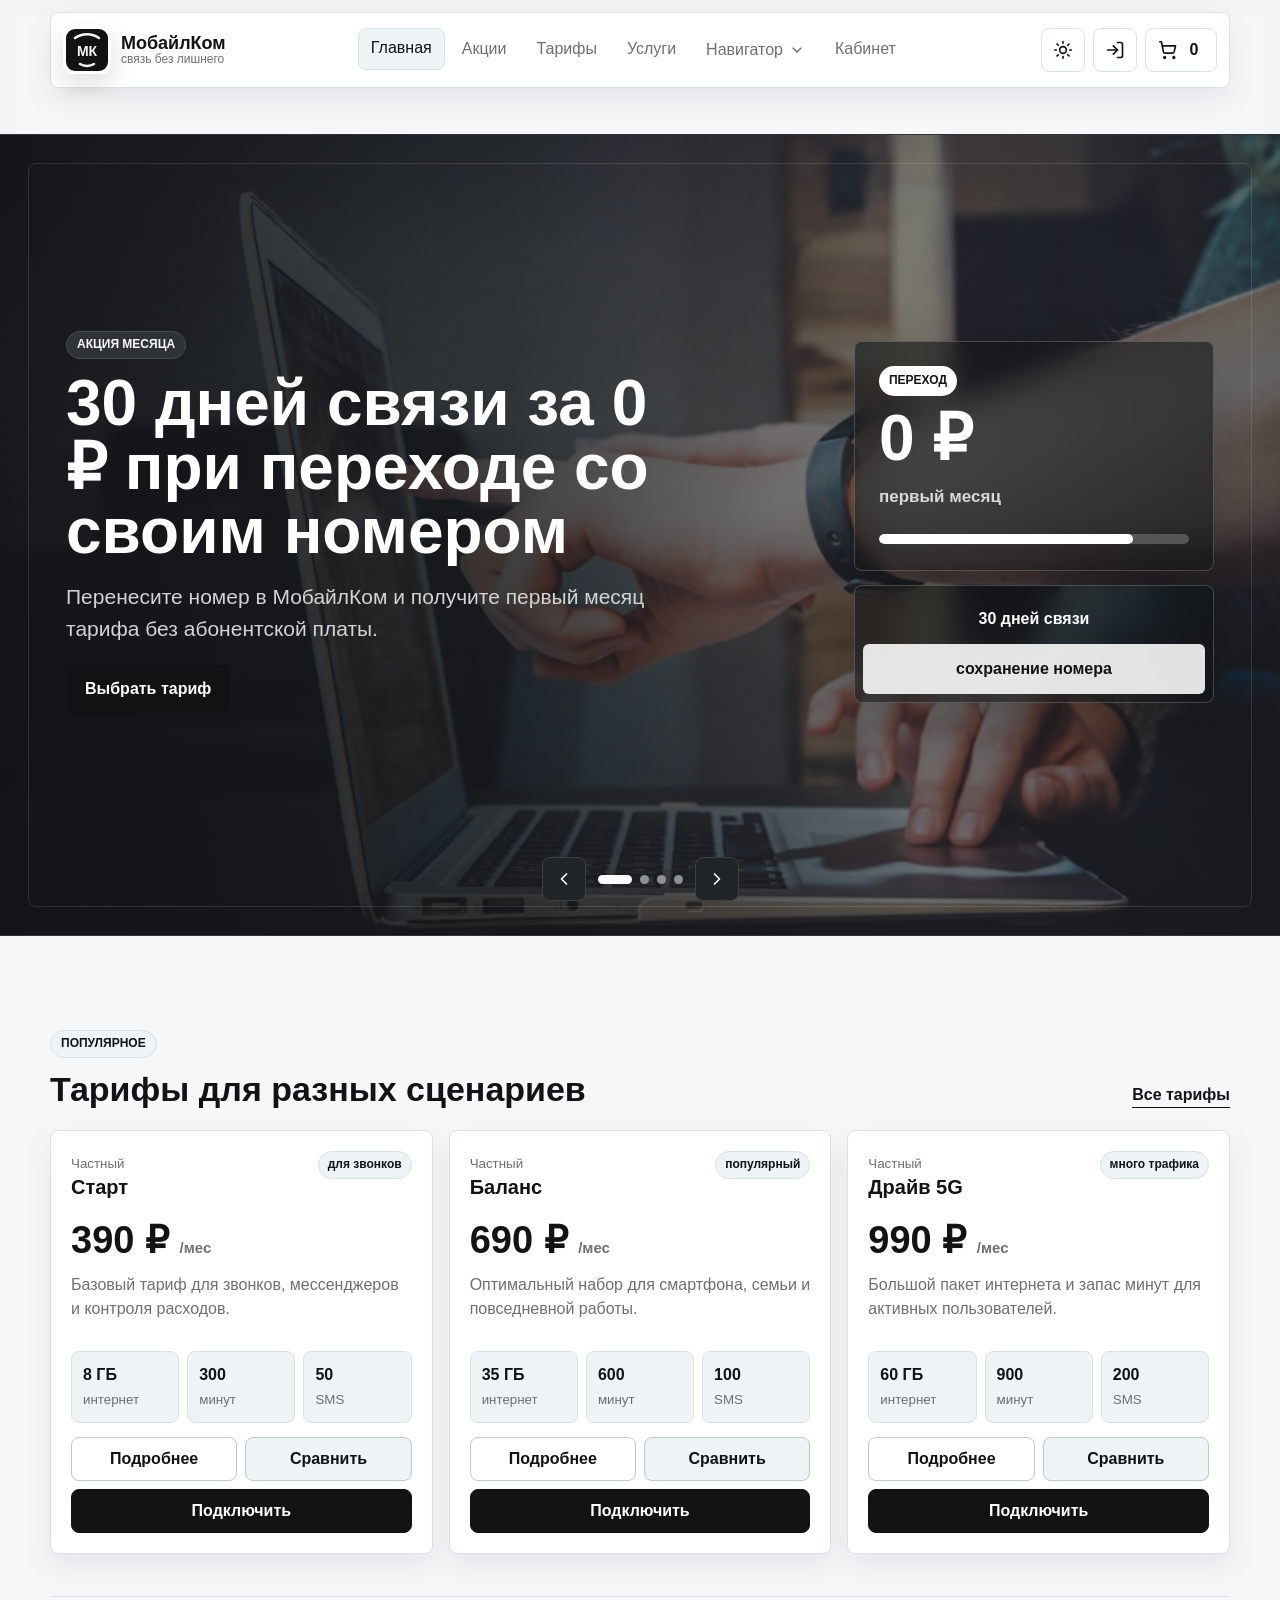
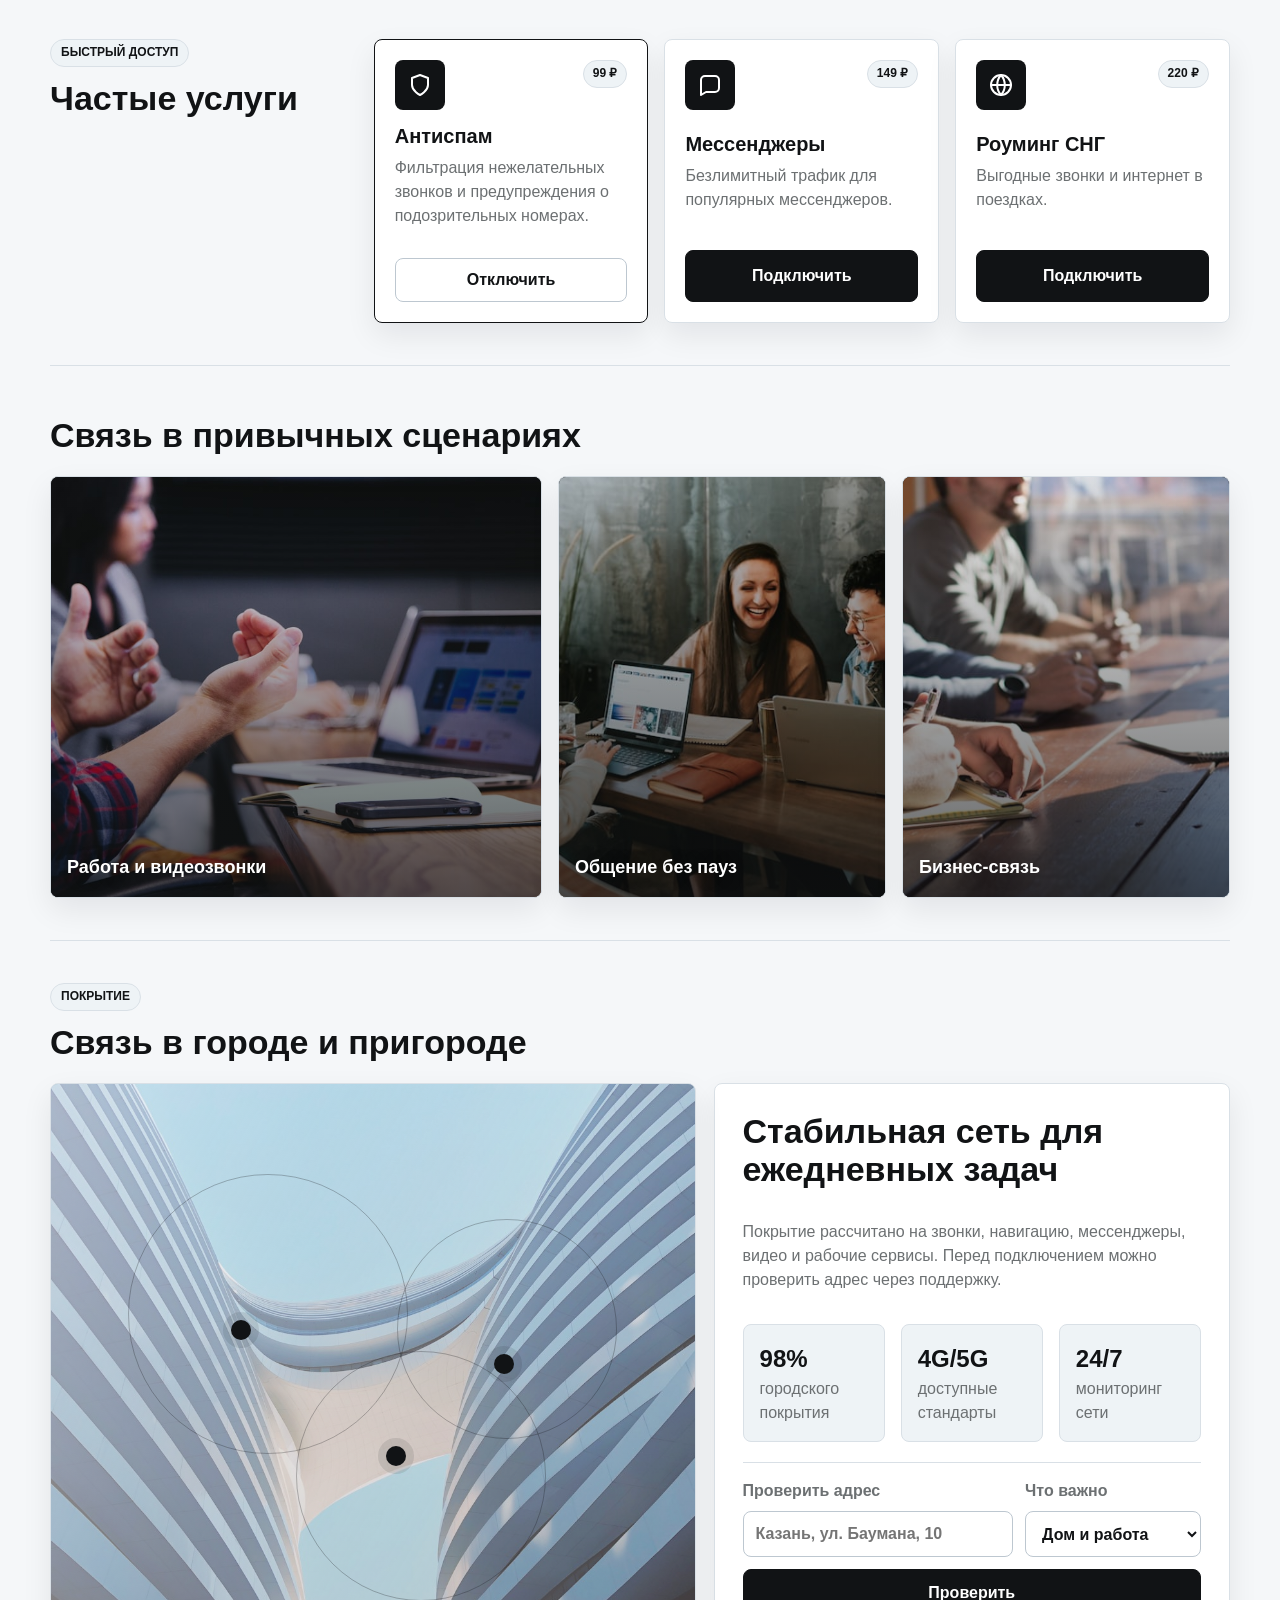
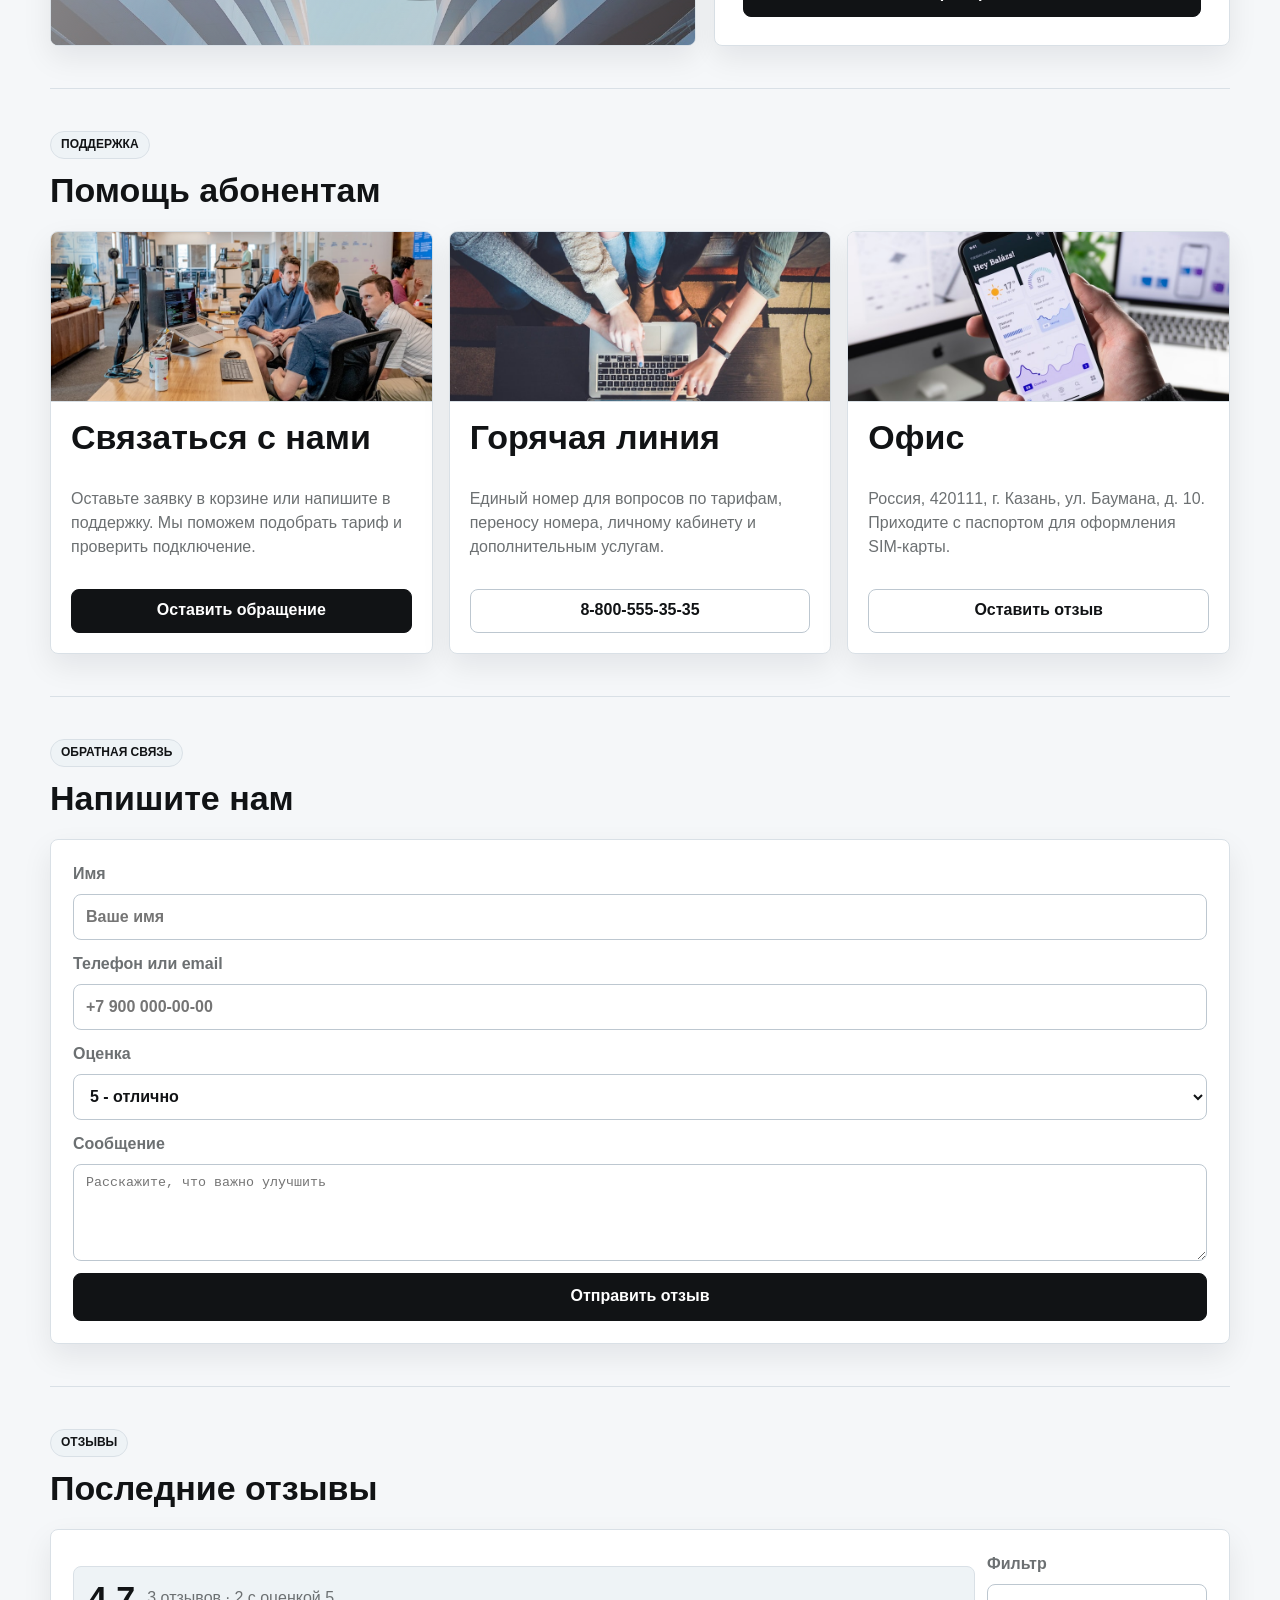
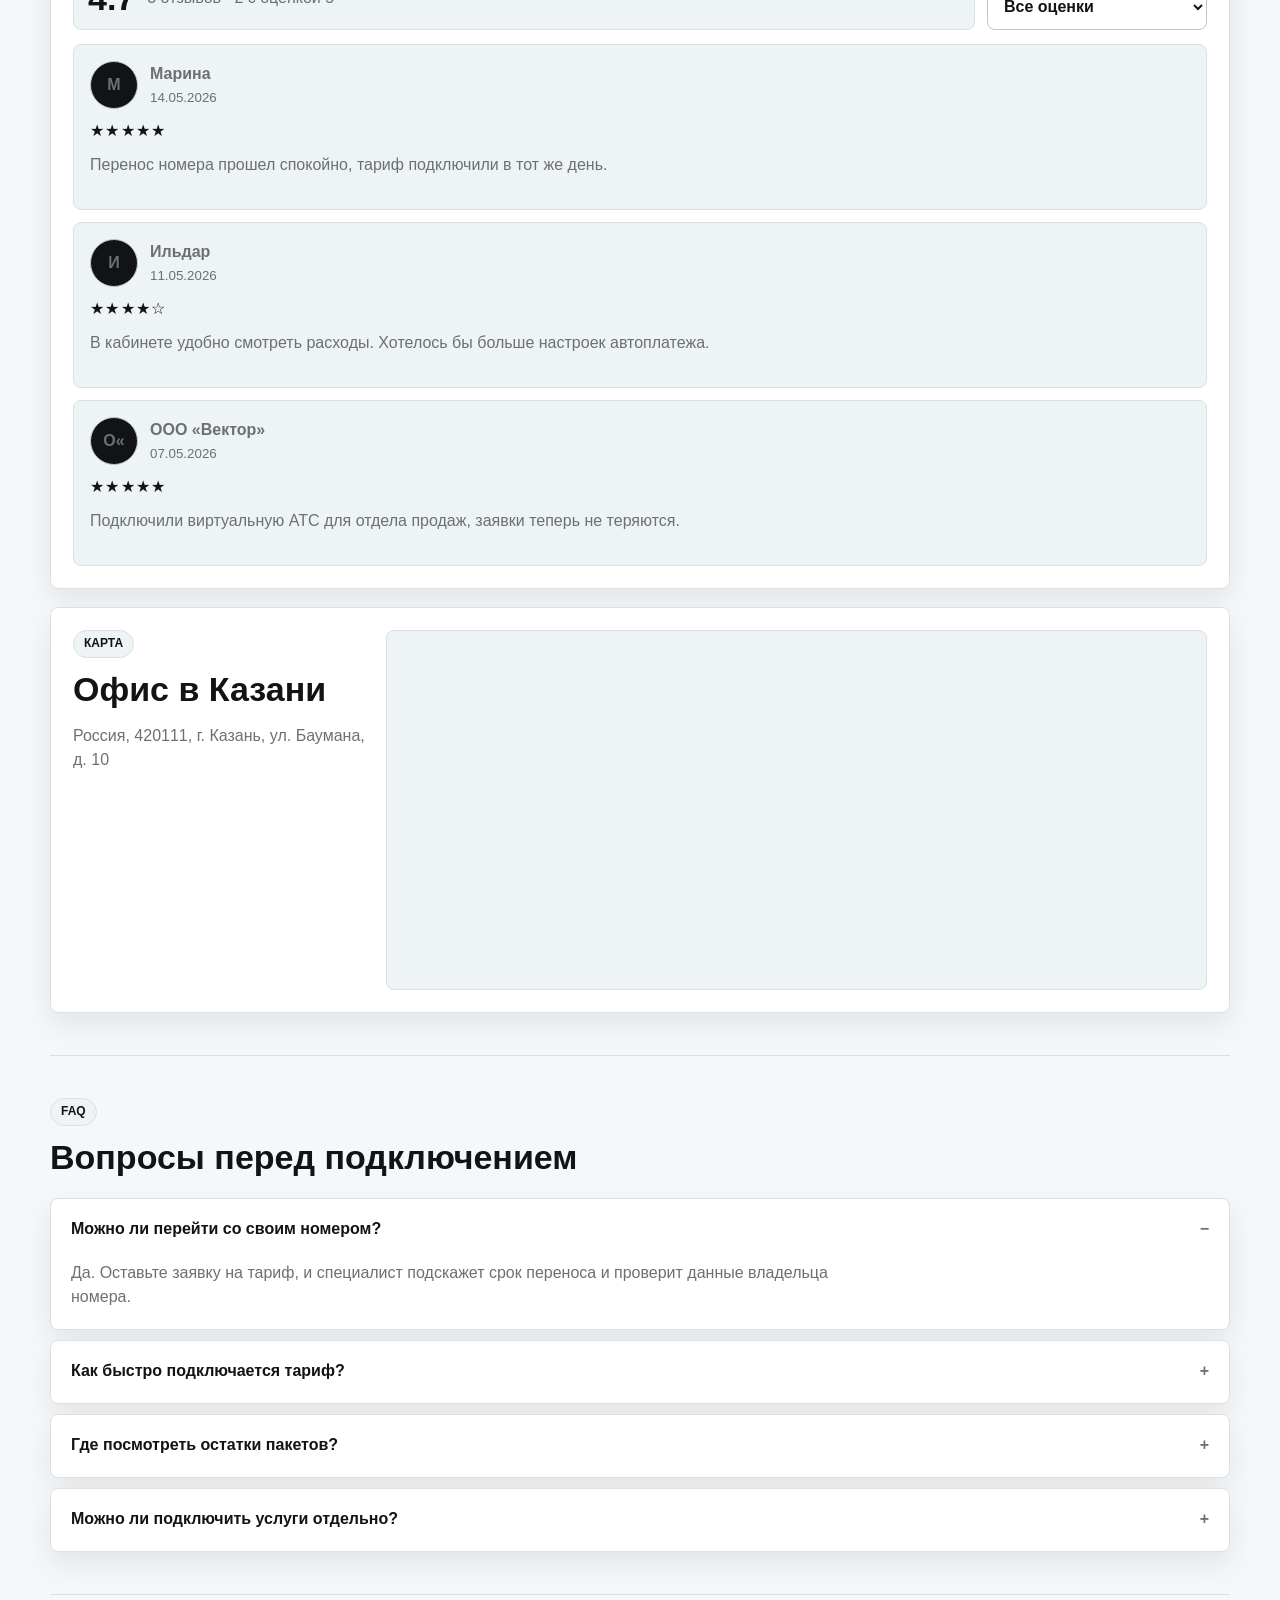
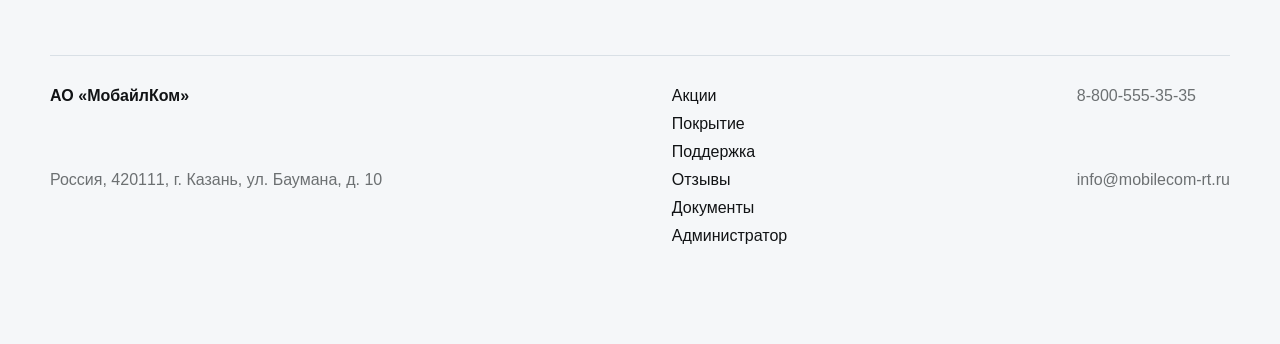
<file: index.html>
﻿<!DOCTYPE html>
<html lang="ru">
<head>
  <!-- файл index.html является отдельной HTML-страницей сайта. -->
  <!-- кодировка UTF-8 нужна для корректного отображения русского текста. -->
  <!-- мета-теги помогают браузеру и поисковым системам понять назначение страницы. -->
  <meta charset="UTF-8">
  <meta name="viewport" content="width=device-width, initial-scale=1.0">
  <title>МобайлКом - оператор сотовой связи</title>
  <meta name="description" content="МобайлКом: тарифы, услуги, покрытие, личный кабинет и подключение мобильной связи.">
  <meta name="keywords" content="МобайлКом, оператор связи, тарифы, мобильный интернет, личный кабинет, услуги связи">
  <meta name="theme-color" content="#f5f7f9">
  <meta property="og:title" content="МобайлКом - оператор сотовой связи">
  <meta property="og:description" content="Тарифы, услуги, eSIM, покрытие и личный кабинет МобайлКом.">
  <meta property="og:type" content="website">
  <meta property="og:image" content="assets/network-hero.svg">
  <link rel="icon" href="assets/mobilecom-logo.svg" type="image/svg+xml">
  <script>
    (() => {
      try {
        const saved = localStorage.getItem("mobilecom-theme");
        const prefersDark = window.matchMedia("(prefers-color-scheme: dark)").matches;
        const theme = saved || (prefersDark ? "dark" : "light");
        document.documentElement.dataset.theme = theme;
        document.querySelector('meta[name="theme-color"]')?.setAttribute("content", theme === "dark" ? "#101316" : "#f5f7f9");
      } catch {
        document.documentElement.dataset.theme = "light";
        document.querySelector('meta[name="theme-color"]')?.setAttribute("content", "#f5f7f9");
      }
    })();
  </script>
  <!-- общий файл styles.css подключает единое оформление для всех страниц. -->
  <link rel="stylesheet" href="assets/styles.css">
</head>
<body>
  <!-- тело страницы содержит видимую часть сайта. -->
  <div class="app-shell">
    <!-- app-shell объединяет шапку, основной контент, подвал и мобильное меню. -->
    <!-- шапка повторяется на всех страницах и содержит логотип, меню и быстрые действия. -->
    <header class="topbar">
      <a class="brand" href="index.html" data-route-link="home" aria-current="page" aria-label="МобайлКом">
        <img class="brand-logo" src="assets/mobilecom-logo.svg" alt="Логотип МобайлКом">
        <span class="brand-copy">
          <strong>МобайлКом</strong>
          <small>связь без лишнего</small>
        </span>
      </a>
      <!-- основная навигация ведет на отдельные HTML-файлы, а не на скрытые блоки одной страницы. -->
      <nav class="main-nav" aria-label="Основная навигация">
        <a href="index.html" data-route-link="home" aria-current="page">Главная</a>
        <a href="pages/stock.html" data-route-link="promos">Акции</a>
        <a href="pages/tariff.html" data-route-link="tariffs">Тарифы</a>
        <a href="pages/uslugi.html" data-route-link="services">Услуги</a>
        <button class="navigator-toggle" type="button" data-open-navigator aria-haspopup="true" aria-expanded="false" aria-controls="navigatorPopover">
          <span>Навигатор</span>
          <svg class="chevron-down" viewBox="0 0 24 24" aria-hidden="true"><path d="m6 9 6 6 6-6"></path></svg>
        </button>
        <a href="pages/cabinet.html" data-route-link="cabinet">Кабинет</a>
      </nav>

      <!-- блок быстрых действий содержит переключатель темы, вход и корзину. -->
      <div class="top-actions">
        <button class="icon-button theme-toggle" type="button" data-theme-toggle aria-label="Включить темную тему" title="Сменить тему">
          <svg class="theme-icon sun-icon" viewBox="0 0 24 24" aria-hidden="true">
            <circle cx="12" cy="12" r="4"></circle>
            <path d="M12 2v2"></path>
            <path d="M12 20v2"></path>
            <path d="m4.9 4.9 1.4 1.4"></path>
            <path d="m17.7 17.7 1.4 1.4"></path>
            <path d="M2 12h2"></path>
            <path d="M20 12h2"></path>
            <path d="m6.3 17.7-1.4 1.4"></path>
            <path d="m19.1 4.9-1.4 1.4"></path>
          </svg>
          <svg class="theme-icon moon-icon" viewBox="0 0 24 24" aria-hidden="true">
            <path d="M21 12.8A8.5 8.5 0 1 1 11.2 3a6.7 6.7 0 0 0 9.8 9.8z"></path>
          </svg>
        </button>
        <button class="icon-button" type="button" data-open-login aria-label="Войти в личный кабинет" title="Войти">
          <svg viewBox="0 0 24 24" aria-hidden="true">
            <path d="M15 3h4a2 2 0 0 1 2 2v14a2 2 0 0 1-2 2h-4"></path>
            <path d="m10 17 5-5-5-5"></path>
            <path d="M15 12H3"></path>
          </svg>
        </button>
        <button class="cart-pill" type="button" data-open-cart aria-label="Открыть корзину">
          <svg viewBox="0 0 24 24" aria-hidden="true">
            <circle cx="8" cy="21" r="1"></circle>
            <circle cx="19" cy="21" r="1"></circle>
            <path d="M2.1 2.1h2l2.4 12.1a2 2 0 0 0 2 1.6h8.9a2 2 0 0 0 2-1.5L21 7H5.2"></path>
          </svg>
          <span id="cartCount">0</span>
        </button>
      </div>
    </header>

    <main>
      <!-- основной раздел этой страницы - Главная страница. -->
      <!-- Главная собирает промо-блоки, популярные тарифы, услуги, покрытие, поддержку и отзывы. -->
      <!-- классы page и is-active используются скриптом для показа текущей страницы. -->
<section class="page is-active" id="page-home" data-title="МобайлКом - главная" data-description="Главная страница МобайлКом с акциями, предложениями, тарифами и FAQ." data-keywords="МобайлКом главная, акции связи, предложения оператора, FAQ мобильная связь">
        <section class="full-bleed-slider" data-slider="promo" aria-label="Акции и предложения">
          <div class="slider-viewport">
            <div class="slider-track">
              <article class="promo-slide">
                <img class="promo-photo" src="assets/promo-porting.jpg" alt="" loading="eager">
                <div class="promo-copy">
                  <p class="eyebrow">Акция месяца</p>
                  <h1>30 дней связи за 0 ₽ при переходе со своим номером</h1>
                  <p>Перенесите номер в МобайлКом и получите первый месяц тарифа без абонентской платы.</p>
                  <a class="primary-button" href="pages/tariff.html">Выбрать тариф</a>
                </div>
                <div class="promo-visual" aria-hidden="true">
                  <div class="slide-dashboard">
                    <span class="slide-label">Переход</span>
                    <strong>0 ₽</strong>
                    <small>первый месяц</small>
                    <div class="slide-progress"><span style="--value: 82%"></span></div>
                  </div>
                  <div class="slide-feature-list">
                    <span>30 дней связи</span>
                    <span>сохранение номера</span>
                  </div>
                </div>
              </article>

              <article class="promo-slide">
                <img class="promo-photo" src="assets/promo-family.jpg" alt="" loading="lazy">
                <div class="promo-copy">
                  <p class="eyebrow">Для семьи</p>
                  <h1>Один пакет интернета для нескольких номеров</h1>
                  <p>Настройте общий лимит, оплачивайте связь близких и контролируйте расходы в одном кабинете.</p>
                  <a class="primary-button" href="pages/cabinet.html">Открыть кабинет</a>
                </div>
                <div class="promo-visual" aria-hidden="true">
                  <div class="slide-dashboard">
                    <span class="slide-label">Семья</span>
                    <strong>4 номера</strong>
                    <small>в одном кабинете</small>
                    <div class="slide-progress"><span style="--value: 68%"></span></div>
                  </div>
                  <div class="slide-feature-list">
                    <span>общий интернет</span>
                    <span>контроль расходов</span>
                  </div>
                </div>
              </article>

              <article class="promo-slide">
                <img class="promo-photo" src="assets/promo-internet.jpg" alt="" loading="lazy">
                <div class="promo-copy">
                  <p class="eyebrow">Интернет</p>
                  <h1>60 ГБ для работы, видео и навигации</h1>
                  <p>Тарифы с большим пакетом трафика, понятной ценой и быстрым подключением без визита в офис.</p>
                  <a class="primary-button" href="pages/tariff.html">Смотреть тарифы</a>
                </div>
                <div class="promo-visual" aria-hidden="true">
                  <div class="slide-dashboard">
                    <span class="slide-label">Интернет</span>
                    <strong>60 ГБ</strong>
                    <small>для видео и работы</small>
                    <div class="slide-progress"><span style="--value: 74%"></span></div>
                  </div>
                  <div class="slide-feature-list">
                    <span>быстро онлайн</span>
                    <span>без переплат</span>
                  </div>
                </div>
              </article>

              <article class="promo-slide">
                <img class="promo-photo" src="assets/promo-business.jpg" alt="" loading="lazy">
                <div class="promo-copy">
                  <p class="eyebrow">Бизнесу</p>
                  <h1>Корпоративная связь и виртуальная АТС за 1 день</h1>
                  <p>Подключите номера для команды, аналитику расходов и переадресацию звонков в одном пакете.</p>
                  <a class="primary-button" href="pages/uslugi.html">Подключить услуги</a>
                </div>
                <div class="promo-visual" aria-hidden="true">
                  <div class="slide-dashboard">
                    <span class="slide-label">Бизнес</span>
                    <strong>АТС</strong>
                    <small>номера, отчеты, переадресация</small>
                    <div class="slide-progress"><span style="--value: 88%"></span></div>
                  </div>
                  <div class="slide-feature-list">
                    <span>запись звонков</span>
                    <span>аналитика расходов</span>
                  </div>
                </div>
              </article>
            </div>
          </div>
          <div class="slider-controls">
            <button class="slider-arrow" type="button" data-slider-prev aria-label="Предыдущее предложение">
              <svg viewBox="0 0 24 24" aria-hidden="true"><path d="m15 18-6-6 6-6"></path></svg>
            </button>
            <div class="slider-dots" data-slider-dots aria-label="Выбор слайда"></div>
            <button class="slider-arrow" type="button" data-slider-next aria-label="Следующее предложение">
              <svg viewBox="0 0 24 24" aria-hidden="true"><path d="m9 18 6-6-6-6"></path></svg>
            </button>
          </div>
        </section>

        <section class="content-band">
          <div class="section-heading">
            <div>
              <p class="eyebrow">Популярное</p>
              <h2>Тарифы для разных сценариев</h2>
            </div>
            <a class="text-link" href="pages/tariff.html">Все тарифы</a>
          </div>
          <div class="tariff-grid" id="homeTariffs"></div>
        </section>

        <section class="content-band split-layout">
          <div>
            <p class="eyebrow">Быстрый доступ</p>
            <h2>Частые услуги</h2>
          </div>
          <div class="service-row" id="homeServices"></div>
        </section>

        <section class="content-band photo-story" aria-label="Фотографии повседневного использования связи">
          <div class="section-heading">
            <div>
              <h2>Связь в привычных сценариях</h2>
            </div>
          </div>
          <div class="life-photo-grid">
            <figure class="life-photo-card is-large">
              <img src="assets/life-work.jpg" alt="Команда обсуждает рабочие задачи" loading="lazy">
              <figcaption>Работа и видеозвонки</figcaption>
            </figure>
            <figure class="life-photo-card">
              <img src="assets/life-friends.jpg" alt="Друзья смотрят в смартфон" loading="lazy">
              <figcaption>Общение без пауз</figcaption>
            </figure>
            <figure class="life-photo-card">
              <img src="assets/life-business.jpg" alt="Люди в офисе работают с ноутбуком" loading="lazy">
              <figcaption>Бизнес-связь</figcaption>
            </figure>
          </div>
        </section>

        <section class="content-band" id="coverage">
          <div class="section-heading">
            <div>
              <p class="eyebrow">Покрытие</p>
              <h2>Связь в городе и пригороде</h2>
            </div>
          </div>
          <div class="coverage-layout">
            <section class="coverage-map" aria-label="Схема покрытия">
              <img class="coverage-photo" src="assets/coverage-city.jpg" alt="" loading="lazy">
              <span class="map-ring ring-a"></span>
              <span class="map-ring ring-b"></span>
              <span class="map-ring ring-c"></span>
              <span class="map-station station-a"></span>
              <span class="map-station station-b"></span>
              <span class="map-station station-c"></span>
            </section>
            <section class="coverage-info">
              <h2>Стабильная сеть для ежедневных задач</h2>
              <p>Покрытие рассчитано на звонки, навигацию, мессенджеры, видео и рабочие сервисы. Перед подключением можно проверить адрес через поддержку.</p>
              <div class="metric-grid">
                <div><strong>98%</strong><span>городского покрытия</span></div>
                <div><strong>4G/5G</strong><span>доступные стандарты</span></div>
                <div><strong>24/7</strong><span>мониторинг сети</span></div>
              </div>
              <form class="coverage-check" id="coverageCheckForm">
                <label>
                  <span>Проверить адрес</span>
                  <input id="coverageAddress" name="address" required placeholder="Казань, ул. Баумана, 10">
                </label>
                <label>
                  <span>Что важно</span>
                  <select id="coverageNeed" name="need">
                    <option value="home">Дом и работа</option>
                    <option value="travel">Поездки по городу</option>
                    <option value="business">Бизнес-точка</option>
                  </select>
                </label>
                <button class="primary-button full" type="submit">Проверить</button>
                <div class="coverage-result" id="coverageResult" aria-live="polite"></div>
              </form>
            </section>
          </div>
        </section>

        <section class="content-band" id="support">
          <div class="section-heading">
            <div>
              <p class="eyebrow">Поддержка</p>
              <h2>Помощь абонентам</h2>
            </div>
          </div>
          <div class="support-grid">
            <article class="info-card">
              <img class="card-photo" src="assets/support-team.jpg" alt="Специалисты службы поддержки за работой" loading="lazy">
              <h2>Связаться с нами</h2>
              <p>Оставьте заявку в корзине или напишите в поддержку. Мы поможем подобрать тариф и проверить подключение.</p>
              <button class="primary-button compact" type="button" data-open-support-request>Оставить обращение</button>
            </article>
            <article class="info-card">
              <img class="card-photo" src="assets/support-call.jpg" alt="Оператор отвечает клиенту онлайн" loading="lazy">
              <h2>Горячая линия</h2>
              <p>Единый номер для вопросов по тарифам, переносу номера, личному кабинету и дополнительным услугам.</p>
              <a class="ghost-button compact" href="tel:88005553535">8-800-555-35-35</a>
            </article>
            <article class="info-card">
              <img class="card-photo" src="assets/offer-esim.jpg" alt="Смартфон на столе в офисе обслуживания" loading="lazy">
              <h2>Офис</h2>
              <p>Россия, 420111, г. Казань, ул. Баумана, д. 10. Приходите с паспортом для оформления SIM-карты.</p>
              <a class="ghost-button compact" href="index.html#feedback">Оставить отзыв</a>
            </article>
          </div>
        </section>

        <section class="content-band" id="feedback">
          <div class="section-heading">
            <div>
              <p class="eyebrow">Обратная связь</p>
              <h2>Напишите нам</h2>
            </div>
          </div>
          <aside class="feedback-panel">
            <form id="feedbackForm">
              <label>Имя <input name="name" required placeholder="Ваше имя"></label>
              <label>Телефон или email <input name="contact" required placeholder="+7 900 000-00-00"></label>
              <label>Оценка
                <select name="rating" required>
                  <option value="5">5 - отлично</option>
                  <option value="4">4 - хорошо</option>
                  <option value="3">3 - нормально</option>
                  <option value="2">2 - есть проблемы</option>
                  <option value="1">1 - плохо</option>
                </select>
              </label>
              <label>Сообщение <textarea name="message" required rows="5" placeholder="Расскажите, что важно улучшить"></textarea></label>
              <button class="primary-button full" type="submit">Отправить отзыв</button>
            </form>
          </aside>
        </section>

        <section class="content-band" id="reviews">
          <div class="section-heading">
            <div>
              <p class="eyebrow">Отзывы</p>
              <h2>Последние отзывы</h2>
            </div>
          </div>
          <div class="feedback-layout reviews-only">
            <section class="reviews-panel">
              <div class="review-toolbar">
                <div class="review-stats" id="reviewStats"></div>
                <label>
                  <span>Фильтр</span>
                  <select id="reviewFilter">
                    <option value="all">Все оценки</option>
                    <option value="5">Только 5</option>
                    <option value="4">4 и выше</option>
                    <option value="3">3 и выше</option>
                  </select>
                </label>
              </div>
              <div class="reviews-list" id="reviewsList"></div>
            </section>
          </div>
          <section class="map-panel" aria-label="Офис на Яндекс Карте">
            <div>
              <p class="eyebrow">Карта</p>
              <h2>Офис в Казани</h2>
              <p>Россия, 420111, г. Казань, ул. Баумана, д. 10</p>
            </div>
            <iframe title="Яндекс карта офиса МобайлКом" src="https://yandex.ru/map-widget/v1/?ll=49.122128%2C55.788740&z=16&pt=49.122128%2C55.788740%2Cpm2rdm" loading="lazy"></iframe>
          </section>
        </section>

        <section class="content-band faq-band" id="faq">
          <div class="section-heading">
            <div>
              <p class="eyebrow">FAQ</p>
              <h2>Вопросы перед подключением</h2>
            </div>
          </div>
          <div class="faq-list">
            <details open>
              <summary>Можно ли перейти со своим номером?</summary>
              <p>Да. Оставьте заявку на тариф, и специалист подскажет срок переноса и проверит данные владельца номера.</p>
            </details>
            <details>
              <summary>Как быстро подключается тариф?</summary>
              <p>Заявка создается сразу после оформления. Для eSIM подключение возможно в день обращения, для SIM-карты зависит от доставки.</p>
            </details>
            <details>
              <summary>Где посмотреть остатки пакетов?</summary>
              <p>Остатки интернета, минут и SMS доступны в личном кабинете. Там же можно пополнить баланс и подключить услуги.</p>
            </details>
            <details>
              <summary>Можно ли подключить услуги отдельно?</summary>
              <p>Да. В разделе услуг можно добавить антиспам, роуминг, облако, виртуальную АТС и другие опции.</p>
            </details>
          </div>
        </section>
      </section>
<section class="page" id="page-legal" data-title="Документы - МобайлКом" data-description="Юридическая информация МобайлКом: реквизиты, политика конфиденциальности и условия обслуживания." data-keywords="документы МобайлКом, реквизиты, политика конфиденциальности, условия обслуживания">
        <div class="page-head">
          <div>
            <p class="eyebrow">Информация</p>
            <h1>Документы</h1>
          </div>
        </div>
        <div class="legal-grid">
          <section class="legal-section">
            <h2>Реквизиты</h2>
            <p>АО «МобайлКом», ИНН 1655000000, ОГРН 1261600000000. Юридический адрес: Россия, 420111, г. Казань, ул. Баумана, д. 10.</p>
          </section>
          <section class="legal-section">
            <h2>Политика конфиденциальности</h2>
            <p>Данные из форм используются для обработки заявки, обратной связи и настройки услуг связи. Пользователь может запросить уточнение или удаление данных через поддержку.</p>
          </section>
          <section class="legal-section">
            <h2>Условия обслуживания</h2>
            <p>Тарифы и услуги подключаются после подтверждения личности абонента. Итоговые параметры фиксируются в заявке и могут быть уточнены специалистом перед подключением.</p>
          </section>
          <section class="legal-section">
            <h2>Лицензии</h2>
            <p>Раздел подготовлен для курсового проекта. При переносе сайта в реальную эксплуатацию сюда нужно добавить номера действующих лицензий и ссылки на официальные документы.</p>
          </section>
        </div>
      </section>
<section class="page centered-page" id="page-thanks" data-title="Спасибо - МобайлКом" data-description="Заявка на подключение услуг МобайлКом успешно отправлена." data-keywords="заявка отправлена, подключение МобайлКом, спасибо">
        <div class="state-mark">✓</div>
        <h1>Заявка отправлена</h1>
        <p>Специалист свяжется с вами для подтверждения подключения.</p>
        <a class="primary-button compact" href="index.html">На главную</a>
      </section>
<section class="page centered-page" id="page-404" data-title="Страница не найдена - МобайлКом" data-description="Служебная страница 404 сайта МобайлКом." data-keywords="404, страница не найдена, МобайлКом">
        <div class="state-mark muted">404</div>
        <h1>Страница не найдена</h1>
        <p>Проверьте адрес или вернитесь к каталогу тарифов.</p>
        <a class="primary-button compact" href="pages/tariff.html">К тарифам</a>
      </section>    </main>
    <!-- подвал содержит контакты, служебные ссылки и переход в админ-панель. -->
    <footer class="footer">
      <div>
        <strong>АО «МобайлКом»</strong>
        <span>Россия, 420111, г. Казань, ул. Баумана, д. 10</span>
      </div>
      <div>
        <a href="pages/stock.html" data-route-link="promos">Акции</a>
        <a href="index.html#coverage" data-section-link="coverage">Покрытие</a>
        <a href="index.html#support" data-section-link="support">Поддержка</a>
        <a href="index.html#reviews" data-route-link="reviews">Отзывы</a>
        <a href="index.html#legal" data-route-link="legal">Документы</a>
        <a href="pages/admin.html" data-route-link="admin">Администратор</a>
      </div>
      <div>
        <span>8-800-555-35-35</span>
        <span>info@mobilecom-rt.ru</span>
      </div>
    </footer>
    <!-- мобильное меню дублирует главные разделы для экранов телефона. -->
    <nav class="mobile-nav" aria-label="Мобильная навигация">
      <a href="index.html" data-route-link="home" aria-current="page">
        <svg viewBox="0 0 24 24" aria-hidden="true"><path d="m3 10 9-7 9 7v10a1 1 0 0 1-1 1h-5v-6H9v6H4a1 1 0 0 1-1-1z"></path></svg>
        <span>Главная</span>
      </a>
      <a href="pages/stock.html" data-route-link="promos">
        <svg viewBox="0 0 24 24" aria-hidden="true"><path d="M20 12v8a2 2 0 0 1-2 2H6a2 2 0 0 1-2-2v-8"></path><path d="M2 7h20v5H2z"></path><path d="M12 22V7"></path><path d="M12 7H7.5a2.5 2.5 0 1 1 2.5-2.5C10 6 12 7 12 7z"></path><path d="M12 7h4.5A2.5 2.5 0 1 0 14 4.5C14 6 12 7 12 7z"></path></svg>
        <span>Акции</span>
      </a>
      <a href="pages/tariff.html" data-route-link="tariffs">
        <svg viewBox="0 0 24 24" aria-hidden="true"><path d="M20 13V6a2 2 0 0 0-2-2H6L3 7v10a2 2 0 0 0 2 2h7"></path><path d="M14 18h7"></path><path d="M18 14v8"></path></svg>
        <span>Тарифы</span>
      </a>
      <a href="pages/uslugi.html" data-route-link="services">
        <svg viewBox="0 0 24 24" aria-hidden="true"><path d="M12 2v20"></path><path d="M17 5H9.5a3.5 3.5 0 0 0 0 7H14a3.5 3.5 0 0 1 0 7H6"></path></svg>
        <span>Услуги</span>
      </a>
      <button class="navigator-toggle" type="button" data-open-navigator aria-haspopup="true" aria-expanded="false" aria-controls="navigatorPopover">
        <svg viewBox="0 0 24 24" aria-hidden="true"><path d="M3 12h18"></path><path d="M12 3v18"></path><path d="m16 8 5 4-5 4"></path><path d="m8 16-5-4 5-4"></path></svg>
        <span>Навигатор</span>
        <svg class="chevron-down" viewBox="0 0 24 24" aria-hidden="true"><path d="m6 9 6 6 6-6"></path></svg>
      </button>
      <a href="pages/cabinet.html" data-route-link="cabinet">
        <svg viewBox="0 0 24 24" aria-hidden="true"><path d="M20 21a8 8 0 1 0-16 0"></path><circle cx="12" cy="7" r="4"></circle></svg>
        <span>Кабинет</span>
      </a>
    </nav>
  </div>
  <!-- всплывающий навигатор открывает якорные блоки главной страницы. -->
  <div class="navigator-popover" id="navigatorPopover" role="menu" aria-label="Навигатор" hidden>
    <strong class="navigator-title">Навигатор</strong>
    <div class="navigator-list">
      <a class="navigator-link" href="index.html#coverage" data-navigator-target="coverage" role="menuitem">
        <span class="navigator-icon">
          <svg viewBox="0 0 24 24" aria-hidden="true"><circle cx="12" cy="12" r="10"></circle><path d="M2 12h20"></path><path d="M12 2a15 15 0 0 1 0 20"></path><path d="M12 2a15 15 0 0 0 0 20"></path></svg>
        </span>
        <span>
          <strong>Покрытие</strong>
          <span>Карта сети и проверка адреса</span>
        </span>
      </a>
      <a class="navigator-link" href="index.html#support" data-navigator-target="support" role="menuitem">
        <span class="navigator-icon">
          <svg viewBox="0 0 24 24" aria-hidden="true"><path d="M22 16.9v3a2 2 0 0 1-2.2 2 19.8 19.8 0 0 1-8.6-3.1 19.4 19.4 0 0 1-6-6A19.8 19.8 0 0 1 2.1 4.2 2 2 0 0 1 4.1 2h3a2 2 0 0 1 2 1.7c.1 1 .4 2 .7 2.8a2 2 0 0 1-.4 2.1L8.1 9.9a16 16 0 0 0 6 6l1.3-1.3a2 2 0 0 1 2.1-.4c.9.3 1.8.6 2.8.7a2 2 0 0 1 1.7 2z"></path></svg>
        </span>
        <span>
          <strong>Поддержка</strong>
          <span>Контакты, горячая линия и обращение</span>
        </span>
      </a>
      <a class="navigator-link" href="index.html#reviews" data-navigator-target="reviews" role="menuitem">
        <span class="navigator-icon">
          <svg viewBox="0 0 24 24" aria-hidden="true"><path d="M21 15a4 4 0 0 1-4 4H8l-5 3V7a4 4 0 0 1 4-4h10a4 4 0 0 1 4 4z"></path></svg>
        </span>
        <span>
          <strong>Отзывы</strong>
          <span>Мнения клиентов и оценки</span>
        </span>
      </a>
      <a class="navigator-link" href="index.html#feedback" data-navigator-target="feedback" role="menuitem">
        <span class="navigator-icon">
          <svg viewBox="0 0 24 24" aria-hidden="true"><path d="M4 19.5A2.5 2.5 0 0 1 6.5 17H20"></path><path d="M4 4.5A2.5 2.5 0 0 1 6.5 2H20v20H6.5A2.5 2.5 0 0 1 4 19.5z"></path></svg>
        </span>
        <span>
          <strong>Обратная связь</strong>
          <span>Форма сообщения для компании</span>
        </span>
      </a>
    </div>
  </div>
  <!-- корзина вынесена в модальное окно и доступна с любой страницы. -->
  <dialog id="cartDialog" aria-label="Корзина">
    <button class="dialog-close" type="button" data-close-cart aria-label="Закрыть">×</button>
    <div class="dialog-body cart-modal">
      <p class="eyebrow">Корзина</p>
      <h2>Выбранные позиции</h2>
      <div class="cart-list modal-cart-list" id="cartModalList"></div>
      <div class="checkout-row"><span>Позиции</span><strong id="cartModalCount">0</strong></div>
      <div class="checkout-row"><span>Ежемесячно</span><strong id="cartModalTotal">0 ₽</strong></div>
      <button class="primary-button full" type="button" id="cartModalCheckout">Оформить заказ</button>
      <button class="ghost-button full" type="button" id="cartModalClear">Очистить корзину</button>
    </div>
  </dialog>
  <!-- универсальное диалоговое окно используется для входа, оплаты и форм. -->
  <dialog id="appDialog">
    <button class="dialog-close" type="button" data-close-dialog aria-label="Закрыть">×</button>
    <div id="dialogContent"></div>
  </dialog>
  <!-- общий script.js подключается после разметки, чтобы элементы уже существовали в DOM. -->
  <script src="assets/script.js"></script>
</body>
</html>
</file>
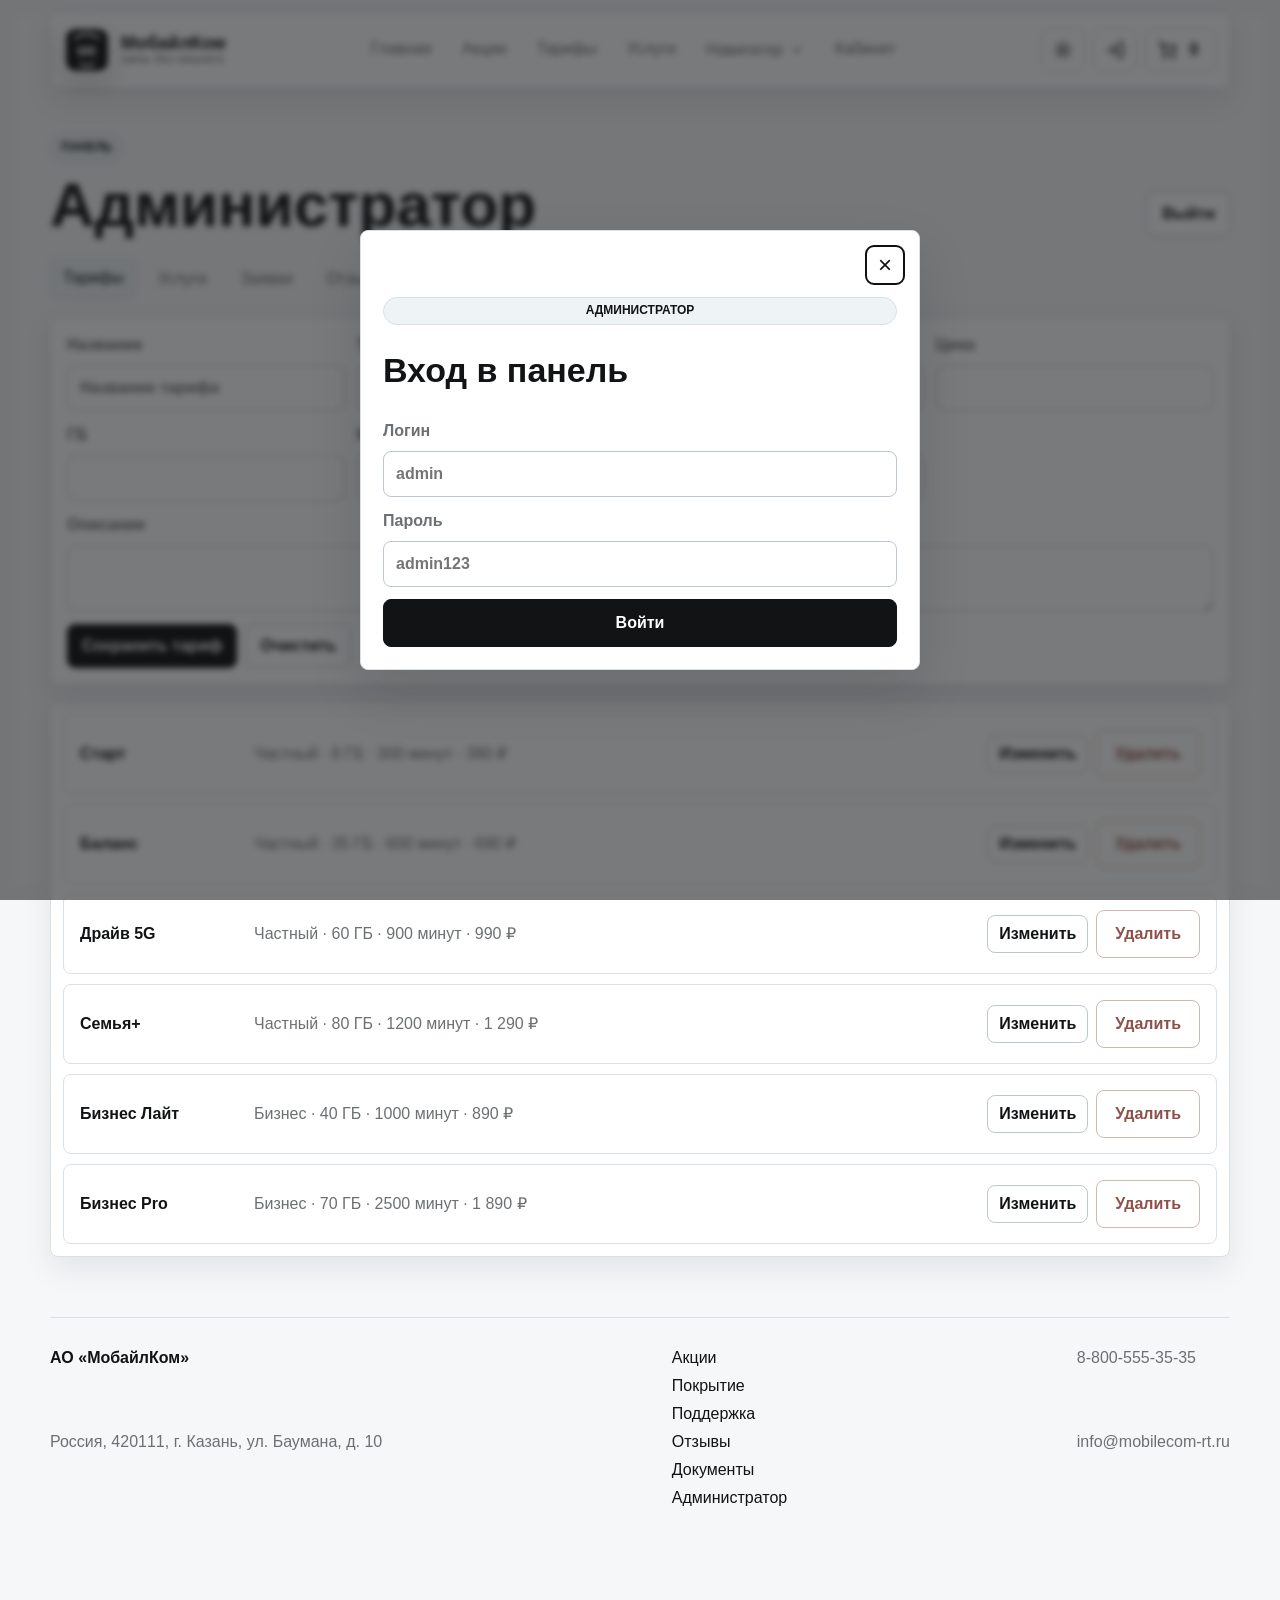
<file: pages/admin.html>
﻿<!DOCTYPE html>
<html lang="ru">
<head>
  <!-- файл admin.html является отдельной HTML-страницей сайта. -->
  <!-- кодировка UTF-8 нужна для корректного отображения русского текста. -->
  <!-- мета-теги помогают браузеру и поисковым системам понять назначение страницы. -->
  <meta charset="UTF-8">
  <meta name="viewport" content="width=device-width, initial-scale=1.0">
  <title>МобайлКом - оператор сотовой связи</title>
  <meta name="description" content="МобайлКом: тарифы, услуги, покрытие, личный кабинет и подключение мобильной связи.">
  <meta name="keywords" content="МобайлКом, оператор связи, тарифы, мобильный интернет, личный кабинет, услуги связи">
  <meta name="theme-color" content="#f5f7f9">
  <meta property="og:title" content="МобайлКом - оператор сотовой связи">
  <meta property="og:description" content="Тарифы, услуги, eSIM, покрытие и личный кабинет МобайлКом.">
  <meta property="og:type" content="website">
  <meta property="og:image" content="../assets/network-hero.svg">
  <link rel="icon" href="../assets/mobilecom-logo.svg" type="image/svg+xml">
  <script>
    (() => {
      try {
        const saved = localStorage.getItem("mobilecom-theme");
        const prefersDark = window.matchMedia("(prefers-color-scheme: dark)").matches;
        const theme = saved || (prefersDark ? "dark" : "light");
        document.documentElement.dataset.theme = theme;
        document.querySelector('meta[name="theme-color"]')?.setAttribute("content", theme === "dark" ? "#101316" : "#f5f7f9");
      } catch {
        document.documentElement.dataset.theme = "light";
        document.querySelector('meta[name="theme-color"]')?.setAttribute("content", "#f5f7f9");
      }
    })();
  </script>
  <!-- общий файл styles.css подключает единое оформление для всех страниц. -->
  <link rel="stylesheet" href="../assets/styles.css">
</head>
<body>
  <!-- тело страницы содержит видимую часть сайта. -->
  <div class="app-shell">
    <!-- app-shell объединяет шапку, основной контент, подвал и мобильное меню. -->
    <!-- шапка повторяется на всех страницах и содержит логотип, меню и быстрые действия. -->
    <header class="topbar">
      <a class="brand" href="../index.html" data-route-link="home" aria-label="МобайлКом">
        <img class="brand-logo" src="../assets/mobilecom-logo.svg" alt="Логотип МобайлКом">
        <span class="brand-copy">
          <strong>МобайлКом</strong>
          <small>связь без лишнего</small>
        </span>
      </a>
      <!-- основная навигация ведет на отдельные HTML-файлы, а не на скрытые блоки одной страницы. -->
      <nav class="main-nav" aria-label="Основная навигация">
        <a href="../index.html" data-route-link="home">Главная</a>
        <a href="stock.html" data-route-link="promos">Акции</a>
        <a href="tariff.html" data-route-link="tariffs">Тарифы</a>
        <a href="uslugi.html" data-route-link="services">Услуги</a>
        <button class="navigator-toggle" type="button" data-open-navigator aria-haspopup="true" aria-expanded="false" aria-controls="navigatorPopover">
          <span>Навигатор</span>
          <svg class="chevron-down" viewBox="0 0 24 24" aria-hidden="true"><path d="m6 9 6 6 6-6"></path></svg>
        </button>
        <a href="cabinet.html" data-route-link="cabinet">Кабинет</a>
      </nav>

      <!-- блок быстрых действий содержит переключатель темы, вход и корзину. -->
      <div class="top-actions">
        <button class="icon-button theme-toggle" type="button" data-theme-toggle aria-label="Включить темную тему" title="Сменить тему">
          <svg class="theme-icon sun-icon" viewBox="0 0 24 24" aria-hidden="true">
            <circle cx="12" cy="12" r="4"></circle>
            <path d="M12 2v2"></path>
            <path d="M12 20v2"></path>
            <path d="m4.9 4.9 1.4 1.4"></path>
            <path d="m17.7 17.7 1.4 1.4"></path>
            <path d="M2 12h2"></path>
            <path d="M20 12h2"></path>
            <path d="m6.3 17.7-1.4 1.4"></path>
            <path d="m19.1 4.9-1.4 1.4"></path>
          </svg>
          <svg class="theme-icon moon-icon" viewBox="0 0 24 24" aria-hidden="true">
            <path d="M21 12.8A8.5 8.5 0 1 1 11.2 3a6.7 6.7 0 0 0 9.8 9.8z"></path>
          </svg>
        </button>
        <button class="icon-button" type="button" data-open-login aria-label="Войти в личный кабинет" title="Войти">
          <svg viewBox="0 0 24 24" aria-hidden="true">
            <path d="M15 3h4a2 2 0 0 1 2 2v14a2 2 0 0 1-2 2h-4"></path>
            <path d="m10 17 5-5-5-5"></path>
            <path d="M15 12H3"></path>
          </svg>
        </button>
        <button class="cart-pill" type="button" data-open-cart aria-label="Открыть корзину">
          <svg viewBox="0 0 24 24" aria-hidden="true">
            <circle cx="8" cy="21" r="1"></circle>
            <circle cx="19" cy="21" r="1"></circle>
            <path d="M2.1 2.1h2l2.4 12.1a2 2 0 0 0 2 1.6h8.9a2 2 0 0 0 2-1.5L21 7H5.2"></path>
          </svg>
          <span id="cartCount">0</span>
        </button>
      </div>
    </header>

    <main>
      <!-- основной раздел этой страницы - Администратор. -->
      <!-- На этой странице находится панель администратора для управления данными сайта. -->
      <!-- классы page и is-active используются скриптом для показа текущей страницы. -->
<section class="page" id="page-admin" data-title="Администратор - МобайлКом" data-description="Административная панель МобайлКом для просмотра тарифов, услуг и заявок." data-keywords="администратор МобайлКом, управление тарифами, заявки, услуги">
        <div class="page-head">
          <div>
            <p class="eyebrow">Панель</p>
            <h1>Администратор</h1>
          </div>
          <button class="ghost-button compact" type="button" data-admin-logout>Выйти</button>
        </div>
        <div class="admin-tabs" role="tablist" aria-label="Разделы администратора">
          <button class="is-active" type="button" data-admin-tab="tariffs">Тарифы</button>
          <button type="button" data-admin-tab="services">Услуги</button>
          <button type="button" data-admin-tab="orders">Заявки</button>
          <button type="button" data-admin-tab="reviews">Отзывы</button>
        </div>
        <section class="admin-view is-active" data-admin-view="tariffs">
          <form class="admin-form" id="adminTariffForm">
            <input type="hidden" id="adminTariffId">
            <label>Название <input id="adminTariffName" required placeholder="Название тарифа"></label>
            <label>Тип
              <select id="adminTariffType">
                <option value="private">Частный</option>
                <option value="business">Бизнес</option>
              </select>
            </label>
            <label>Метка <input id="adminTariffTag" required placeholder="например, популярный"></label>
            <label>Цена <input id="adminTariffPrice" required type="number" min="0" step="10"></label>
            <label>ГБ <input id="adminTariffInternet" required type="number" min="0" step="1"></label>
            <label>Минуты <input id="adminTariffMinutes" required type="number" min="0" step="1"></label>
            <label>SMS <input id="adminTariffSms" required type="number" min="0" step="1"></label>
            <label class="admin-wide">Описание <textarea id="adminTariffDescription" required rows="3"></textarea></label>
            <div class="admin-actions">
              <button class="primary-button compact" type="submit">Сохранить тариф</button>
              <button class="ghost-button compact" type="button" id="resetAdminTariff">Очистить</button>
            </div>
          </form>
          <div class="admin-table" id="adminTariffList"></div>
        </section>
        <section class="admin-view" data-admin-view="services">
          <form class="admin-form" id="adminServiceForm">
            <input type="hidden" id="adminServiceId">
            <label>Название <input id="adminServiceName" required placeholder="Название услуги"></label>
            <label>Цена <input id="adminServicePrice" required type="number" min="0" step="10"></label>
            <label>Иконка
              <select id="adminServiceIcon">
                <option value="shield">Щит</option>
                <option value="message">Сообщение</option>
                <option value="globe">Глобус</option>
                <option value="cloud">Облако</option>
                <option value="phone">Телефон</option>
                <option value="chart">График</option>
                <option value="book">Книга</option>
                <option value="cpu">Чип</option>
              </select>
            </label>
            <label class="admin-wide">Описание <textarea id="adminServiceDescription" required rows="3"></textarea></label>
            <div class="admin-actions">
              <button class="primary-button compact" type="submit">Сохранить услугу</button>
              <button class="ghost-button compact" type="button" id="resetAdminService">Очистить</button>
            </div>
          </form>
          <div class="admin-table" id="adminServiceList"></div>
        </section>
        <section class="admin-view" data-admin-view="orders">
          <div class="admin-tools">
            <label>
              <span>Поиск</span>
              <input id="adminOrderSearch" type="search" placeholder="Номер, клиент или состав заявки">
            </label>
            <label>
              <span>Статус</span>
              <select id="adminOrderStatus">
                <option value="all">Все</option>
                <option value="Новая">Новые</option>
                <option value="В работе">В работе</option>
                <option value="Готово">Готовые</option>
                <option value="Отменена">Отмененные</option>
              </select>
            </label>
          </div>
          <div class="admin-table" id="adminOrderList"></div>
        </section>
        <section class="admin-view" data-admin-view="reviews">
          <form class="admin-form" id="adminReviewForm">
            <input type="hidden" id="adminReviewId">
            <label>Имя <input id="adminReviewName" required placeholder="Имя клиента"></label>
            <label>Оценка
              <select id="adminReviewRating">
                <option value="5">5</option>
                <option value="4">4</option>
                <option value="3">3</option>
                <option value="2">2</option>
                <option value="1">1</option>
              </select>
            </label>
            <label>Дата <input id="adminReviewDate" required placeholder="21.05.2026"></label>
            <label>Аватар <input id="adminReviewAvatar" placeholder="URL картинки или пусто"></label>
            <label class="admin-wide">Отзыв <textarea id="adminReviewMessage" required rows="3"></textarea></label>
            <label class="admin-wide">Ответ администратора <textarea id="adminReviewAnswer" rows="3" placeholder="Ответ будет показан под отзывом"></textarea></label>
            <div class="admin-actions">
              <button class="primary-button compact" type="submit">Сохранить отзыв</button>
              <button class="ghost-button compact" type="button" id="resetAdminReview">Очистить</button>
            </div>
          </form>
          <div class="admin-table" id="adminReviewList"></div>
        </section>
      </section>    </main>
    <!-- подвал содержит контакты, служебные ссылки и переход в админ-панель. -->
    <footer class="footer">
      <div>
        <strong>АО «МобайлКом»</strong>
        <span>Россия, 420111, г. Казань, ул. Баумана, д. 10</span>
      </div>
      <div>
        <a href="stock.html" data-route-link="promos">Акции</a>
        <a href="../index.html#coverage" data-section-link="coverage">Покрытие</a>
        <a href="../index.html#support" data-section-link="support">Поддержка</a>
        <a href="../index.html#reviews" data-route-link="reviews">Отзывы</a>
        <a href="../index.html#legal" data-route-link="legal">Документы</a>
        <a href="admin.html" data-route-link="admin" aria-current="page">Администратор</a>
      </div>
      <div>
        <span>8-800-555-35-35</span>
        <span>info@mobilecom-rt.ru</span>
      </div>
    </footer>
    <!-- мобильное меню дублирует главные разделы для экранов телефона. -->
    <nav class="mobile-nav" aria-label="Мобильная навигация">
      <a href="../index.html" data-route-link="home">
        <svg viewBox="0 0 24 24" aria-hidden="true"><path d="m3 10 9-7 9 7v10a1 1 0 0 1-1 1h-5v-6H9v6H4a1 1 0 0 1-1-1z"></path></svg>
        <span>Главная</span>
      </a>
      <a href="stock.html" data-route-link="promos">
        <svg viewBox="0 0 24 24" aria-hidden="true"><path d="M20 12v8a2 2 0 0 1-2 2H6a2 2 0 0 1-2-2v-8"></path><path d="M2 7h20v5H2z"></path><path d="M12 22V7"></path><path d="M12 7H7.5a2.5 2.5 0 1 1 2.5-2.5C10 6 12 7 12 7z"></path><path d="M12 7h4.5A2.5 2.5 0 1 0 14 4.5C14 6 12 7 12 7z"></path></svg>
        <span>Акции</span>
      </a>
      <a href="tariff.html" data-route-link="tariffs">
        <svg viewBox="0 0 24 24" aria-hidden="true"><path d="M20 13V6a2 2 0 0 0-2-2H6L3 7v10a2 2 0 0 0 2 2h7"></path><path d="M14 18h7"></path><path d="M18 14v8"></path></svg>
        <span>Тарифы</span>
      </a>
      <a href="uslugi.html" data-route-link="services">
        <svg viewBox="0 0 24 24" aria-hidden="true"><path d="M12 2v20"></path><path d="M17 5H9.5a3.5 3.5 0 0 0 0 7H14a3.5 3.5 0 0 1 0 7H6"></path></svg>
        <span>Услуги</span>
      </a>
      <button class="navigator-toggle" type="button" data-open-navigator aria-haspopup="true" aria-expanded="false" aria-controls="navigatorPopover">
        <svg viewBox="0 0 24 24" aria-hidden="true"><path d="M3 12h18"></path><path d="M12 3v18"></path><path d="m16 8 5 4-5 4"></path><path d="m8 16-5-4 5-4"></path></svg>
        <span>Навигатор</span>
        <svg class="chevron-down" viewBox="0 0 24 24" aria-hidden="true"><path d="m6 9 6 6 6-6"></path></svg>
      </button>
      <a href="cabinet.html" data-route-link="cabinet">
        <svg viewBox="0 0 24 24" aria-hidden="true"><path d="M20 21a8 8 0 1 0-16 0"></path><circle cx="12" cy="7" r="4"></circle></svg>
        <span>Кабинет</span>
      </a>
    </nav>
  </div>
  <!-- всплывающий навигатор открывает якорные блоки главной страницы. -->
  <div class="navigator-popover" id="navigatorPopover" role="menu" aria-label="Навигатор" hidden>
    <strong class="navigator-title">Навигатор</strong>
    <div class="navigator-list">
      <a class="navigator-link" href="../index.html#coverage" data-navigator-target="coverage" role="menuitem">
        <span class="navigator-icon">
          <svg viewBox="0 0 24 24" aria-hidden="true"><circle cx="12" cy="12" r="10"></circle><path d="M2 12h20"></path><path d="M12 2a15 15 0 0 1 0 20"></path><path d="M12 2a15 15 0 0 0 0 20"></path></svg>
        </span>
        <span>
          <strong>Покрытие</strong>
          <span>Карта сети и проверка адреса</span>
        </span>
      </a>
      <a class="navigator-link" href="../index.html#support" data-navigator-target="support" role="menuitem">
        <span class="navigator-icon">
          <svg viewBox="0 0 24 24" aria-hidden="true"><path d="M22 16.9v3a2 2 0 0 1-2.2 2 19.8 19.8 0 0 1-8.6-3.1 19.4 19.4 0 0 1-6-6A19.8 19.8 0 0 1 2.1 4.2 2 2 0 0 1 4.1 2h3a2 2 0 0 1 2 1.7c.1 1 .4 2 .7 2.8a2 2 0 0 1-.4 2.1L8.1 9.9a16 16 0 0 0 6 6l1.3-1.3a2 2 0 0 1 2.1-.4c.9.3 1.8.6 2.8.7a2 2 0 0 1 1.7 2z"></path></svg>
        </span>
        <span>
          <strong>Поддержка</strong>
          <span>Контакты, горячая линия и обращение</span>
        </span>
      </a>
      <a class="navigator-link" href="../index.html#reviews" data-navigator-target="reviews" role="menuitem">
        <span class="navigator-icon">
          <svg viewBox="0 0 24 24" aria-hidden="true"><path d="M21 15a4 4 0 0 1-4 4H8l-5 3V7a4 4 0 0 1 4-4h10a4 4 0 0 1 4 4z"></path></svg>
        </span>
        <span>
          <strong>Отзывы</strong>
          <span>Мнения клиентов и оценки</span>
        </span>
      </a>
      <a class="navigator-link" href="../index.html#feedback" data-navigator-target="feedback" role="menuitem">
        <span class="navigator-icon">
          <svg viewBox="0 0 24 24" aria-hidden="true"><path d="M4 19.5A2.5 2.5 0 0 1 6.5 17H20"></path><path d="M4 4.5A2.5 2.5 0 0 1 6.5 2H20v20H6.5A2.5 2.5 0 0 1 4 19.5z"></path></svg>
        </span>
        <span>
          <strong>Обратная связь</strong>
          <span>Форма сообщения для компании</span>
        </span>
      </a>
    </div>
  </div>
  <!-- корзина вынесена в модальное окно и доступна с любой страницы. -->
  <dialog id="cartDialog" aria-label="Корзина">
    <button class="dialog-close" type="button" data-close-cart aria-label="Закрыть">×</button>
    <div class="dialog-body cart-modal">
      <p class="eyebrow">Корзина</p>
      <h2>Выбранные позиции</h2>
      <div class="cart-list modal-cart-list" id="cartModalList"></div>
      <div class="checkout-row"><span>Позиции</span><strong id="cartModalCount">0</strong></div>
      <div class="checkout-row"><span>Ежемесячно</span><strong id="cartModalTotal">0 ₽</strong></div>
      <button class="primary-button full" type="button" id="cartModalCheckout">Оформить заказ</button>
      <button class="ghost-button full" type="button" id="cartModalClear">Очистить корзину</button>
    </div>
  </dialog>
  <!-- универсальное диалоговое окно используется для входа, оплаты и форм. -->
  <dialog id="appDialog">
    <button class="dialog-close" type="button" data-close-dialog aria-label="Закрыть">×</button>
    <div id="dialogContent"></div>
  </dialog>
  <!-- общий script.js подключается после разметки, чтобы элементы уже существовали в DOM. -->
  <script src="../assets/script.js"></script>
</body>
</html>
</file>
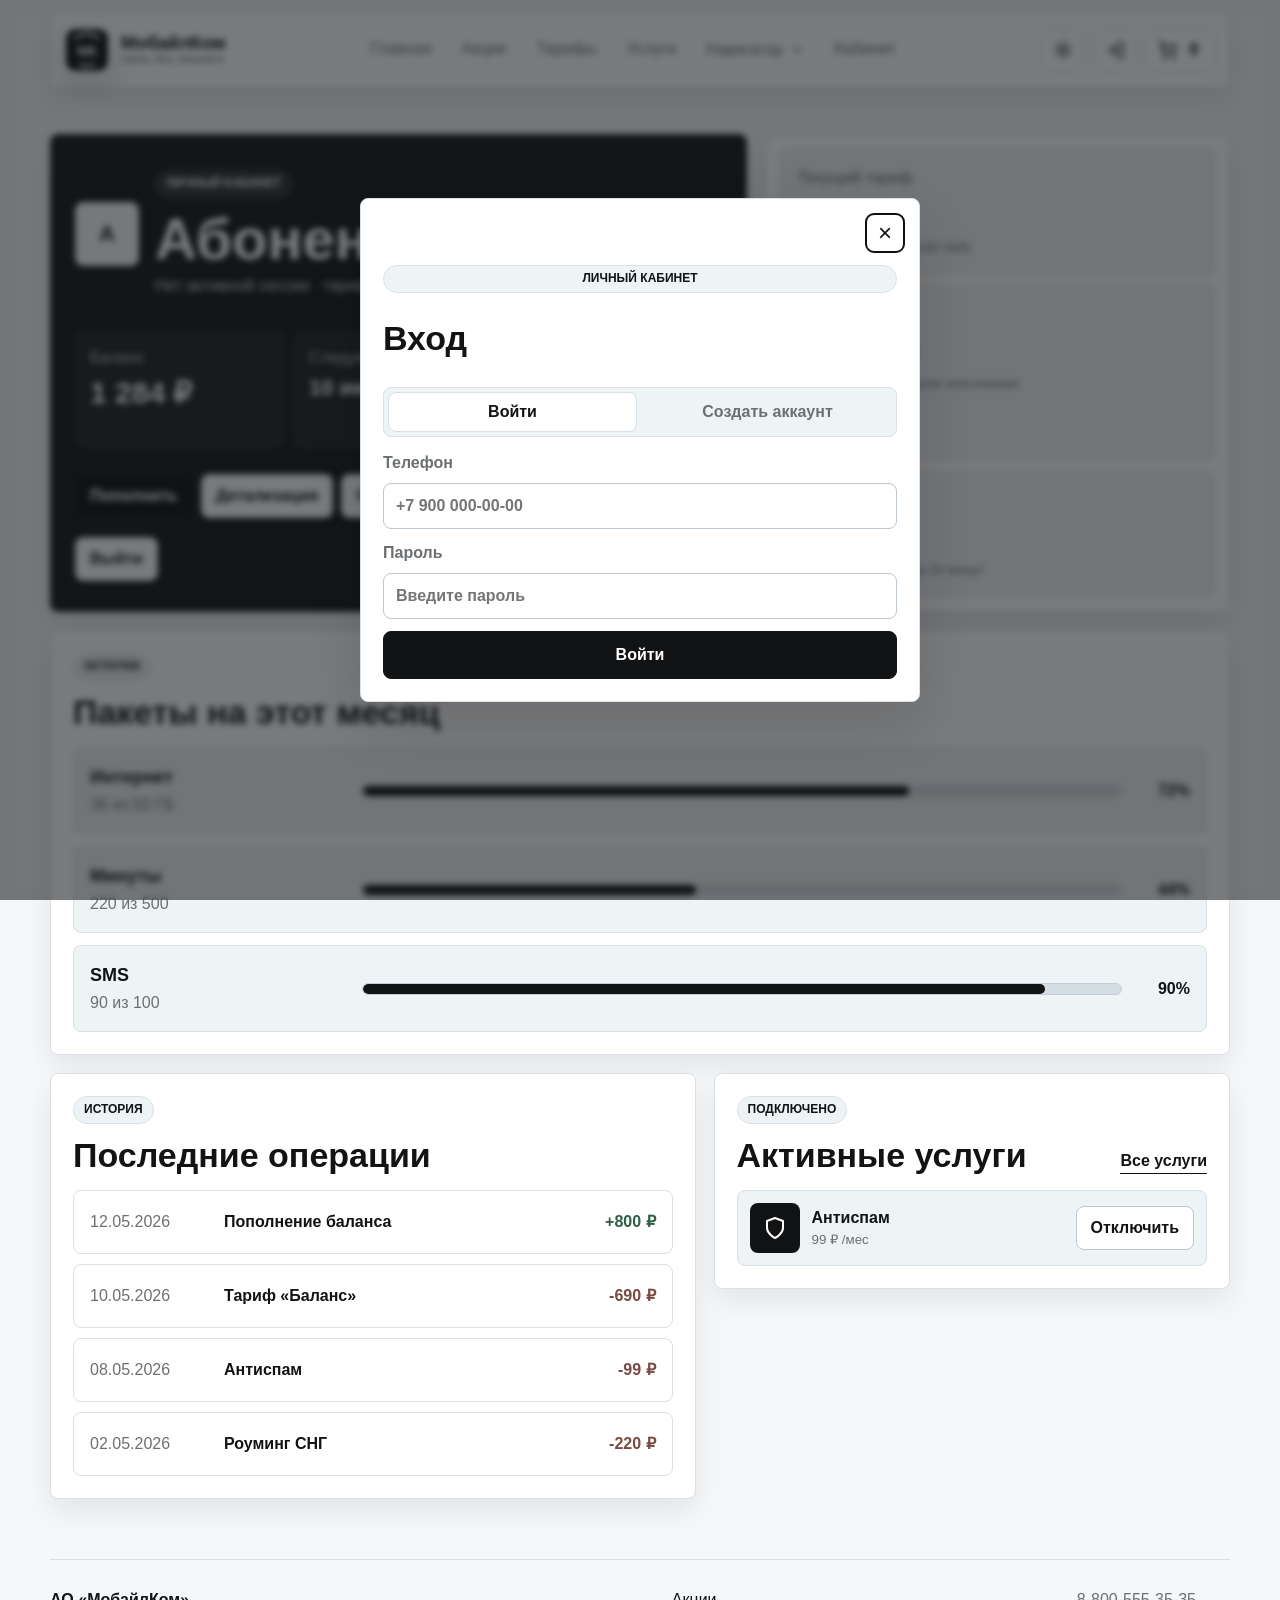
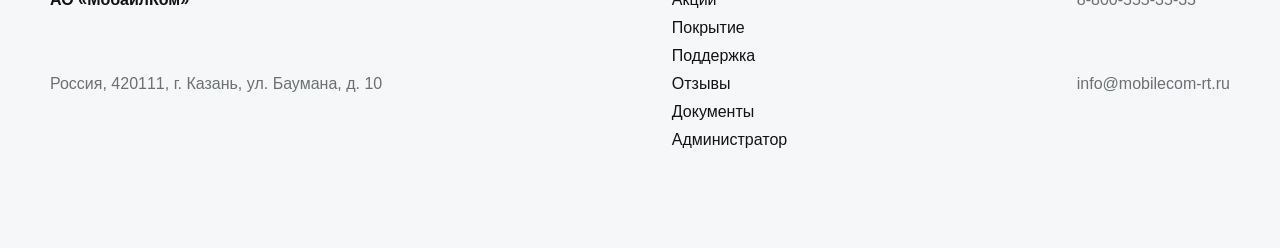
<file: pages/cabinet.html>
﻿<!DOCTYPE html>
<html lang="ru">
<head>
  <!-- файл cabinet.html является отдельной HTML-страницей сайта. -->
  <!-- кодировка UTF-8 нужна для корректного отображения русского текста. -->
  <!-- мета-теги помогают браузеру и поисковым системам понять назначение страницы. -->
  <meta charset="UTF-8">
  <meta name="viewport" content="width=device-width, initial-scale=1.0">
  <title>МобайлКом - оператор сотовой связи</title>
  <meta name="description" content="МобайлКом: тарифы, услуги, покрытие, личный кабинет и подключение мобильной связи.">
  <meta name="keywords" content="МобайлКом, оператор связи, тарифы, мобильный интернет, личный кабинет, услуги связи">
  <meta name="theme-color" content="#f5f7f9">
  <meta property="og:title" content="МобайлКом - оператор сотовой связи">
  <meta property="og:description" content="Тарифы, услуги, eSIM, покрытие и личный кабинет МобайлКом.">
  <meta property="og:type" content="website">
  <meta property="og:image" content="../assets/network-hero.svg">
  <link rel="icon" href="../assets/mobilecom-logo.svg" type="image/svg+xml">
  <script>
    (() => {
      try {
        const saved = localStorage.getItem("mobilecom-theme");
        const prefersDark = window.matchMedia("(prefers-color-scheme: dark)").matches;
        const theme = saved || (prefersDark ? "dark" : "light");
        document.documentElement.dataset.theme = theme;
        document.querySelector('meta[name="theme-color"]')?.setAttribute("content", theme === "dark" ? "#101316" : "#f5f7f9");
      } catch {
        document.documentElement.dataset.theme = "light";
        document.querySelector('meta[name="theme-color"]')?.setAttribute("content", "#f5f7f9");
      }
    })();
  </script>
  <!-- общий файл styles.css подключает единое оформление для всех страниц. -->
  <link rel="stylesheet" href="../assets/styles.css">
</head>
<body>
  <!-- тело страницы содержит видимую часть сайта. -->
  <div class="app-shell">
    <!-- app-shell объединяет шапку, основной контент, подвал и мобильное меню. -->
    <!-- шапка повторяется на всех страницах и содержит логотип, меню и быстрые действия. -->
    <header class="topbar">
      <a class="brand" href="../index.html" data-route-link="home" aria-label="МобайлКом">
        <img class="brand-logo" src="../assets/mobilecom-logo.svg" alt="Логотип МобайлКом">
        <span class="brand-copy">
          <strong>МобайлКом</strong>
          <small>связь без лишнего</small>
        </span>
      </a>
      <!-- основная навигация ведет на отдельные HTML-файлы, а не на скрытые блоки одной страницы. -->
      <nav class="main-nav" aria-label="Основная навигация">
        <a href="../index.html" data-route-link="home">Главная</a>
        <a href="stock.html" data-route-link="promos">Акции</a>
        <a href="tariff.html" data-route-link="tariffs">Тарифы</a>
        <a href="uslugi.html" data-route-link="services">Услуги</a>
        <button class="navigator-toggle" type="button" data-open-navigator aria-haspopup="true" aria-expanded="false" aria-controls="navigatorPopover">
          <span>Навигатор</span>
          <svg class="chevron-down" viewBox="0 0 24 24" aria-hidden="true"><path d="m6 9 6 6 6-6"></path></svg>
        </button>
        <a href="cabinet.html" data-route-link="cabinet" aria-current="page">Кабинет</a>
      </nav>

      <!-- блок быстрых действий содержит переключатель темы, вход и корзину. -->
      <div class="top-actions">
        <button class="icon-button theme-toggle" type="button" data-theme-toggle aria-label="Включить темную тему" title="Сменить тему">
          <svg class="theme-icon sun-icon" viewBox="0 0 24 24" aria-hidden="true">
            <circle cx="12" cy="12" r="4"></circle>
            <path d="M12 2v2"></path>
            <path d="M12 20v2"></path>
            <path d="m4.9 4.9 1.4 1.4"></path>
            <path d="m17.7 17.7 1.4 1.4"></path>
            <path d="M2 12h2"></path>
            <path d="M20 12h2"></path>
            <path d="m6.3 17.7-1.4 1.4"></path>
            <path d="m19.1 4.9-1.4 1.4"></path>
          </svg>
          <svg class="theme-icon moon-icon" viewBox="0 0 24 24" aria-hidden="true">
            <path d="M21 12.8A8.5 8.5 0 1 1 11.2 3a6.7 6.7 0 0 0 9.8 9.8z"></path>
          </svg>
        </button>
        <button class="icon-button" type="button" data-open-login aria-label="Войти в личный кабинет" title="Войти">
          <svg viewBox="0 0 24 24" aria-hidden="true">
            <path d="M15 3h4a2 2 0 0 1 2 2v14a2 2 0 0 1-2 2h-4"></path>
            <path d="m10 17 5-5-5-5"></path>
            <path d="M15 12H3"></path>
          </svg>
        </button>
        <button class="cart-pill" type="button" data-open-cart aria-label="Открыть корзину">
          <svg viewBox="0 0 24 24" aria-hidden="true">
            <circle cx="8" cy="21" r="1"></circle>
            <circle cx="19" cy="21" r="1"></circle>
            <path d="M2.1 2.1h2l2.4 12.1a2 2 0 0 0 2 1.6h8.9a2 2 0 0 0 2-1.5L21 7H5.2"></path>
          </svg>
          <span id="cartCount">0</span>
        </button>
      </div>
    </header>

    <main>
      <!-- основной раздел этой страницы - Личный кабинет. -->
      <!-- На этой странице находится личный кабинет абонента. -->
      <!-- классы page и is-active используются скриптом для показа текущей страницы. -->
<section class="page" id="page-cabinet" data-title="Личный кабинет - МобайлКом" data-description="Личный кабинет абонента МобайлКом с балансом, остатками пакетов и историей операций." data-keywords="личный кабинет МобайлКом, баланс, остатки пакетов, пополнение счета">
        <div class="cabinet-dashboard">
          <section class="account-panel">
            <div class="account-top">
              <div class="account-avatar" id="accountAvatar" aria-hidden="true">МК</div>
              <div>
                <p class="eyebrow">Личный кабинет</p>
                <h1 id="cabinetGreeting">Абонент</h1>
                <span class="account-meta" id="accountMeta">Войдите или создайте аккаунт</span>
              </div>
            </div>

            <div class="balance-strip">
              <div>
                <span>Баланс</span>
                <strong id="balanceValue">1 284 ₽</strong>
              </div>
              <div>
                <span>Следующее списание</span>
                <strong>10 июня</strong>
              </div>
              <div>
                <span>Статус номера</span>
                <strong>Активен</strong>
              </div>
            </div>

            <div class="cabinet-actions">
              <button class="primary-button compact" type="button" data-pay>Пополнить</button>
              <button class="ghost-button compact" type="button" data-open-detailing>Детализация</button>
              <button class="ghost-button compact" type="button" data-open-switch-tariff>Сменить тариф</button>
              <a class="ghost-button compact" href="uslugi.html">Добавить услугу</a>
              <button class="ghost-button compact" type="button" data-logout>Выйти</button>
            </div>
          </section>

          <aside class="cabinet-summary" aria-label="Краткая информация">
            <div class="summary-card">
              <span>Текущий тариф</span>
              <strong id="currentTariffName">Баланс</strong>
              <small id="currentTariffInfo">35 ГБ · 600 минут · 100 SMS</small>
            </div>
            <div class="summary-card">
              <span>Автоплатеж</span>
              <strong id="autopayStatus">Отключен</strong>
              <small id="autopayNote">Можно включить после пополнения</small>
              <button class="mini-button" type="button" id="autopayToggle" data-toggle-autopay>Включить</button>
            </div>
            <div class="summary-card">
              <span>Поддержка</span>
              <strong>24/7</strong>
              <small>Ответ по заявкам до 15 минут</small>
            </div>
          </aside>
        </div>

        <section class="cabinet-card usage-card">
          <div class="section-heading">
            <div>
              <p class="eyebrow">Остатки</p>
              <h2>Пакеты на этот месяц</h2>
            </div>
          </div>
          <div class="usage-panel" aria-label="Остатки пакетов">
            <div class="usage-item" style="--value: 72%">
              <div class="usage-copy">
                <strong>Интернет</strong>
                <span>36 из 50 ГБ</span>
              </div>
              <div class="usage-bar"><span></span></div>
              <em>72%</em>
            </div>
            <div class="usage-item" style="--value: 44%">
              <div class="usage-copy">
                <strong>Минуты</strong>
                <span>220 из 500</span>
              </div>
              <div class="usage-bar"><span></span></div>
              <em>44%</em>
            </div>
            <div class="usage-item" style="--value: 90%">
              <div class="usage-copy">
                <strong>SMS</strong>
                <span>90 из 100</span>
              </div>
              <div class="usage-bar"><span></span></div>
              <em>90%</em>
            </div>
          </div>
        </section>

        <div class="cabinet-content-grid">
          <section class="cabinet-card">
            <div class="section-heading">
              <div>
                <p class="eyebrow">История</p>
                <h2>Последние операции</h2>
              </div>
            </div>
            <div class="operations-list" id="operationsList"></div>
          </section>

          <section class="cabinet-card">
            <div class="section-heading">
              <div>
                <p class="eyebrow">Подключено</p>
                <h2>Активные услуги</h2>
              </div>
              <a class="text-link" href="uslugi.html">Все услуги</a>
            </div>
            <div class="connected-list" id="connectedServicesList"></div>
          </section>
        </div>
      </section>    </main>
    <!-- подвал содержит контакты, служебные ссылки и переход в админ-панель. -->
    <footer class="footer">
      <div>
        <strong>АО «МобайлКом»</strong>
        <span>Россия, 420111, г. Казань, ул. Баумана, д. 10</span>
      </div>
      <div>
        <a href="stock.html" data-route-link="promos">Акции</a>
        <a href="../index.html#coverage" data-section-link="coverage">Покрытие</a>
        <a href="../index.html#support" data-section-link="support">Поддержка</a>
        <a href="../index.html#reviews" data-route-link="reviews">Отзывы</a>
        <a href="../index.html#legal" data-route-link="legal">Документы</a>
        <a href="admin.html" data-route-link="admin">Администратор</a>
      </div>
      <div>
        <span>8-800-555-35-35</span>
        <span>info@mobilecom-rt.ru</span>
      </div>
    </footer>
    <!-- мобильное меню дублирует главные разделы для экранов телефона. -->
    <nav class="mobile-nav" aria-label="Мобильная навигация">
      <a href="../index.html" data-route-link="home">
        <svg viewBox="0 0 24 24" aria-hidden="true"><path d="m3 10 9-7 9 7v10a1 1 0 0 1-1 1h-5v-6H9v6H4a1 1 0 0 1-1-1z"></path></svg>
        <span>Главная</span>
      </a>
      <a href="stock.html" data-route-link="promos">
        <svg viewBox="0 0 24 24" aria-hidden="true"><path d="M20 12v8a2 2 0 0 1-2 2H6a2 2 0 0 1-2-2v-8"></path><path d="M2 7h20v5H2z"></path><path d="M12 22V7"></path><path d="M12 7H7.5a2.5 2.5 0 1 1 2.5-2.5C10 6 12 7 12 7z"></path><path d="M12 7h4.5A2.5 2.5 0 1 0 14 4.5C14 6 12 7 12 7z"></path></svg>
        <span>Акции</span>
      </a>
      <a href="tariff.html" data-route-link="tariffs">
        <svg viewBox="0 0 24 24" aria-hidden="true"><path d="M20 13V6a2 2 0 0 0-2-2H6L3 7v10a2 2 0 0 0 2 2h7"></path><path d="M14 18h7"></path><path d="M18 14v8"></path></svg>
        <span>Тарифы</span>
      </a>
      <a href="uslugi.html" data-route-link="services">
        <svg viewBox="0 0 24 24" aria-hidden="true"><path d="M12 2v20"></path><path d="M17 5H9.5a3.5 3.5 0 0 0 0 7H14a3.5 3.5 0 0 1 0 7H6"></path></svg>
        <span>Услуги</span>
      </a>
      <button class="navigator-toggle" type="button" data-open-navigator aria-haspopup="true" aria-expanded="false" aria-controls="navigatorPopover">
        <svg viewBox="0 0 24 24" aria-hidden="true"><path d="M3 12h18"></path><path d="M12 3v18"></path><path d="m16 8 5 4-5 4"></path><path d="m8 16-5-4 5-4"></path></svg>
        <span>Навигатор</span>
        <svg class="chevron-down" viewBox="0 0 24 24" aria-hidden="true"><path d="m6 9 6 6 6-6"></path></svg>
      </button>
      <a href="cabinet.html" data-route-link="cabinet" aria-current="page">
        <svg viewBox="0 0 24 24" aria-hidden="true"><path d="M20 21a8 8 0 1 0-16 0"></path><circle cx="12" cy="7" r="4"></circle></svg>
        <span>Кабинет</span>
      </a>
    </nav>
  </div>
  <!-- всплывающий навигатор открывает якорные блоки главной страницы. -->
  <div class="navigator-popover" id="navigatorPopover" role="menu" aria-label="Навигатор" hidden>
    <strong class="navigator-title">Навигатор</strong>
    <div class="navigator-list">
      <a class="navigator-link" href="../index.html#coverage" data-navigator-target="coverage" role="menuitem">
        <span class="navigator-icon">
          <svg viewBox="0 0 24 24" aria-hidden="true"><circle cx="12" cy="12" r="10"></circle><path d="M2 12h20"></path><path d="M12 2a15 15 0 0 1 0 20"></path><path d="M12 2a15 15 0 0 0 0 20"></path></svg>
        </span>
        <span>
          <strong>Покрытие</strong>
          <span>Карта сети и проверка адреса</span>
        </span>
      </a>
      <a class="navigator-link" href="../index.html#support" data-navigator-target="support" role="menuitem">
        <span class="navigator-icon">
          <svg viewBox="0 0 24 24" aria-hidden="true"><path d="M22 16.9v3a2 2 0 0 1-2.2 2 19.8 19.8 0 0 1-8.6-3.1 19.4 19.4 0 0 1-6-6A19.8 19.8 0 0 1 2.1 4.2 2 2 0 0 1 4.1 2h3a2 2 0 0 1 2 1.7c.1 1 .4 2 .7 2.8a2 2 0 0 1-.4 2.1L8.1 9.9a16 16 0 0 0 6 6l1.3-1.3a2 2 0 0 1 2.1-.4c.9.3 1.8.6 2.8.7a2 2 0 0 1 1.7 2z"></path></svg>
        </span>
        <span>
          <strong>Поддержка</strong>
          <span>Контакты, горячая линия и обращение</span>
        </span>
      </a>
      <a class="navigator-link" href="../index.html#reviews" data-navigator-target="reviews" role="menuitem">
        <span class="navigator-icon">
          <svg viewBox="0 0 24 24" aria-hidden="true"><path d="M21 15a4 4 0 0 1-4 4H8l-5 3V7a4 4 0 0 1 4-4h10a4 4 0 0 1 4 4z"></path></svg>
        </span>
        <span>
          <strong>Отзывы</strong>
          <span>Мнения клиентов и оценки</span>
        </span>
      </a>
      <a class="navigator-link" href="../index.html#feedback" data-navigator-target="feedback" role="menuitem">
        <span class="navigator-icon">
          <svg viewBox="0 0 24 24" aria-hidden="true"><path d="M4 19.5A2.5 2.5 0 0 1 6.5 17H20"></path><path d="M4 4.5A2.5 2.5 0 0 1 6.5 2H20v20H6.5A2.5 2.5 0 0 1 4 19.5z"></path></svg>
        </span>
        <span>
          <strong>Обратная связь</strong>
          <span>Форма сообщения для компании</span>
        </span>
      </a>
    </div>
  </div>
  <!-- корзина вынесена в модальное окно и доступна с любой страницы. -->
  <dialog id="cartDialog" aria-label="Корзина">
    <button class="dialog-close" type="button" data-close-cart aria-label="Закрыть">×</button>
    <div class="dialog-body cart-modal">
      <p class="eyebrow">Корзина</p>
      <h2>Выбранные позиции</h2>
      <div class="cart-list modal-cart-list" id="cartModalList"></div>
      <div class="checkout-row"><span>Позиции</span><strong id="cartModalCount">0</strong></div>
      <div class="checkout-row"><span>Ежемесячно</span><strong id="cartModalTotal">0 ₽</strong></div>
      <button class="primary-button full" type="button" id="cartModalCheckout">Оформить заказ</button>
      <button class="ghost-button full" type="button" id="cartModalClear">Очистить корзину</button>
    </div>
  </dialog>
  <!-- универсальное диалоговое окно используется для входа, оплаты и форм. -->
  <dialog id="appDialog">
    <button class="dialog-close" type="button" data-close-dialog aria-label="Закрыть">×</button>
    <div id="dialogContent"></div>
  </dialog>
  <!-- общий script.js подключается после разметки, чтобы элементы уже существовали в DOM. -->
  <script src="../assets/script.js"></script>
</body>
</html>
</file>
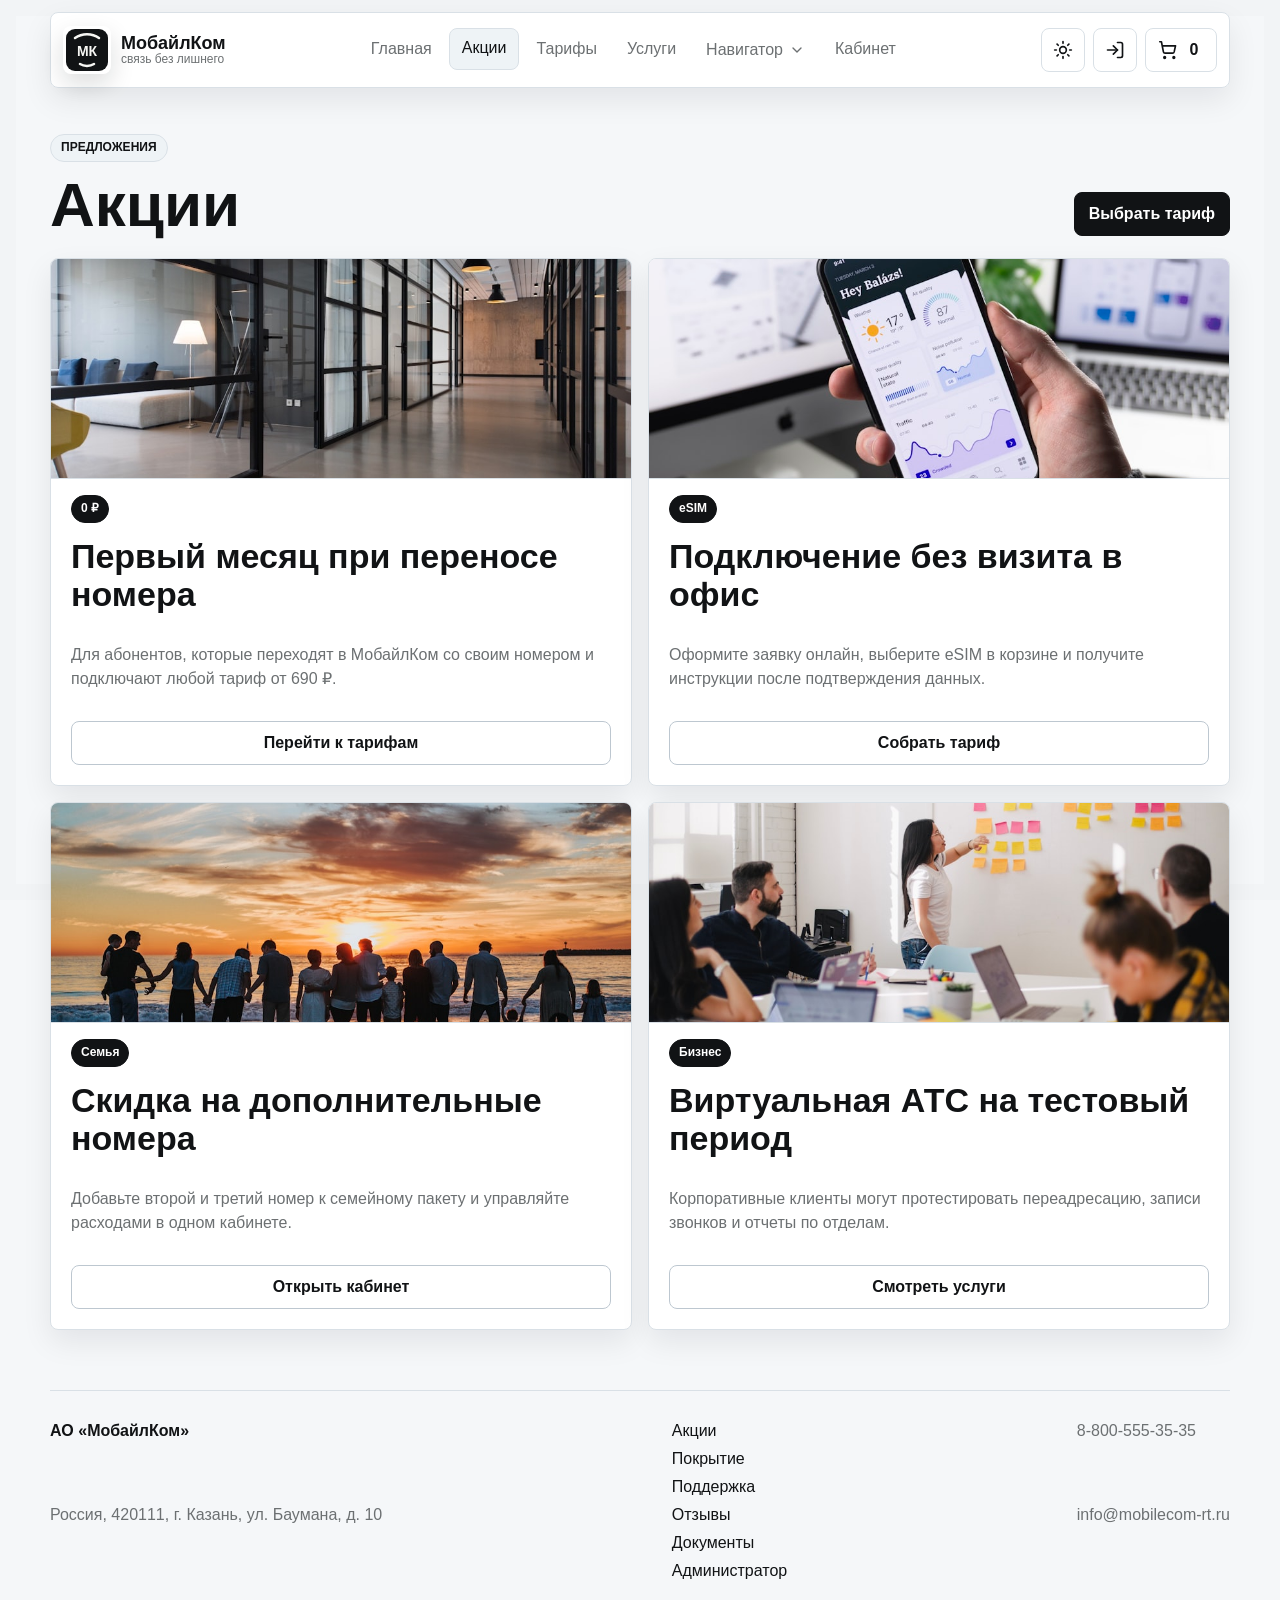
<file: pages/stock.html>
﻿<!DOCTYPE html>
<html lang="ru">
<head>
  <!-- файл stock.html является отдельной HTML-страницей сайта. -->
  <!-- кодировка UTF-8 нужна для корректного отображения русского текста. -->
  <!-- мета-теги помогают браузеру и поисковым системам понять назначение страницы. -->
  <meta charset="UTF-8">
  <meta name="viewport" content="width=device-width, initial-scale=1.0">
  <title>МобайлКом - оператор сотовой связи</title>
  <meta name="description" content="МобайлКом: тарифы, услуги, покрытие, личный кабинет и подключение мобильной связи.">
  <meta name="keywords" content="МобайлКом, оператор связи, тарифы, мобильный интернет, личный кабинет, услуги связи">
  <meta name="theme-color" content="#f5f7f9">
  <meta property="og:title" content="МобайлКом - оператор сотовой связи">
  <meta property="og:description" content="Тарифы, услуги, eSIM, покрытие и личный кабинет МобайлКом.">
  <meta property="og:type" content="website">
  <meta property="og:image" content="../assets/network-hero.svg">
  <link rel="icon" href="../assets/mobilecom-logo.svg" type="image/svg+xml">
  <script>
    (() => {
      try {
        const saved = localStorage.getItem("mobilecom-theme");
        const prefersDark = window.matchMedia("(prefers-color-scheme: dark)").matches;
        const theme = saved || (prefersDark ? "dark" : "light");
        document.documentElement.dataset.theme = theme;
        document.querySelector('meta[name="theme-color"]')?.setAttribute("content", theme === "dark" ? "#101316" : "#f5f7f9");
      } catch {
        document.documentElement.dataset.theme = "light";
        document.querySelector('meta[name="theme-color"]')?.setAttribute("content", "#f5f7f9");
      }
    })();
  </script>
  <!-- общий файл styles.css подключает единое оформление для всех страниц. -->
  <link rel="stylesheet" href="../assets/styles.css">
</head>
<body>
  <!-- тело страницы содержит видимую часть сайта. -->
  <div class="app-shell">
    <!-- app-shell объединяет шапку, основной контент, подвал и мобильное меню. -->
    <!-- шапка повторяется на всех страницах и содержит логотип, меню и быстрые действия. -->
    <header class="topbar">
      <a class="brand" href="../index.html" data-route-link="home" aria-label="МобайлКом">
        <img class="brand-logo" src="../assets/mobilecom-logo.svg" alt="Логотип МобайлКом">
        <span class="brand-copy">
          <strong>МобайлКом</strong>
          <small>связь без лишнего</small>
        </span>
      </a>
      <!-- основная навигация ведет на отдельные HTML-файлы, а не на скрытые блоки одной страницы. -->
      <nav class="main-nav" aria-label="Основная навигация">
        <a href="../index.html" data-route-link="home">Главная</a>
        <a href="stock.html" data-route-link="promos" aria-current="page">Акции</a>
        <a href="tariff.html" data-route-link="tariffs">Тарифы</a>
        <a href="uslugi.html" data-route-link="services">Услуги</a>
        <button class="navigator-toggle" type="button" data-open-navigator aria-haspopup="true" aria-expanded="false" aria-controls="navigatorPopover">
          <span>Навигатор</span>
          <svg class="chevron-down" viewBox="0 0 24 24" aria-hidden="true"><path d="m6 9 6 6 6-6"></path></svg>
        </button>
        <a href="cabinet.html" data-route-link="cabinet">Кабинет</a>
      </nav>

      <!-- блок быстрых действий содержит переключатель темы, вход и корзину. -->
      <div class="top-actions">
        <button class="icon-button theme-toggle" type="button" data-theme-toggle aria-label="Включить темную тему" title="Сменить тему">
          <svg class="theme-icon sun-icon" viewBox="0 0 24 24" aria-hidden="true">
            <circle cx="12" cy="12" r="4"></circle>
            <path d="M12 2v2"></path>
            <path d="M12 20v2"></path>
            <path d="m4.9 4.9 1.4 1.4"></path>
            <path d="m17.7 17.7 1.4 1.4"></path>
            <path d="M2 12h2"></path>
            <path d="M20 12h2"></path>
            <path d="m6.3 17.7-1.4 1.4"></path>
            <path d="m19.1 4.9-1.4 1.4"></path>
          </svg>
          <svg class="theme-icon moon-icon" viewBox="0 0 24 24" aria-hidden="true">
            <path d="M21 12.8A8.5 8.5 0 1 1 11.2 3a6.7 6.7 0 0 0 9.8 9.8z"></path>
          </svg>
        </button>
        <button class="icon-button" type="button" data-open-login aria-label="Войти в личный кабинет" title="Войти">
          <svg viewBox="0 0 24 24" aria-hidden="true">
            <path d="M15 3h4a2 2 0 0 1 2 2v14a2 2 0 0 1-2 2h-4"></path>
            <path d="m10 17 5-5-5-5"></path>
            <path d="M15 12H3"></path>
          </svg>
        </button>
        <button class="cart-pill" type="button" data-open-cart aria-label="Открыть корзину">
          <svg viewBox="0 0 24 24" aria-hidden="true">
            <circle cx="8" cy="21" r="1"></circle>
            <circle cx="19" cy="21" r="1"></circle>
            <path d="M2.1 2.1h2l2.4 12.1a2 2 0 0 0 2 1.6h8.9a2 2 0 0 0 2-1.5L21 7H5.2"></path>
          </svg>
          <span id="cartCount">0</span>
        </button>
      </div>
    </header>

    <main>
      <!-- основной раздел этой страницы - Акции. -->
      <!-- На этой странице находятся акции и специальные предложения оператора. -->
      <!-- классы page и is-active используются скриптом для показа текущей страницы. -->
<section class="page" id="page-promos" data-title="Акции - МобайлКом" data-description="Акции МобайлКом для новых и действующих абонентов: перенос номера, семейные пакеты, eSIM и бизнес-связь." data-keywords="акции МобайлКом, скидки на связь, eSIM, перенос номера, семейный тариф">
        <div class="page-head">
          <div>
            <p class="eyebrow">Предложения</p>
            <h1>Акции</h1>
          </div>
          <a class="primary-button compact" href="tariff.html">Выбрать тариф</a>
        </div>
        <div class="promo-offer-grid">
          <article class="promo-offer">
            <img class="offer-photo" src="../assets/offer-number.jpg" alt="Абонент оформляет подключение за ноутбуком" loading="lazy">
            <span class="promo-badge">0 ₽</span>
            <h2>Первый месяц при переносе номера</h2>
            <p>Для абонентов, которые переходят в МобайлКом со своим номером и подключают любой тариф от 690 ₽.</p>
            <a class="ghost-button compact" href="tariff.html">Перейти к тарифам</a>
          </article>
          <article class="promo-offer">
            <img class="offer-photo" src="../assets/offer-esim.jpg" alt="Смартфон с цифровым подключением" loading="lazy">
            <span class="promo-badge">eSIM</span>
            <h2>Подключение без визита в офис</h2>
            <p>Оформите заявку онлайн, выберите eSIM в корзине и получите инструкции после подтверждения данных.</p>
            <button class="ghost-button compact" type="button" data-open-config>Собрать тариф</button>
          </article>
          <article class="promo-offer">
            <img class="offer-photo" src="../assets/offer-family.jpg" alt="Семья отдыхает вместе дома" loading="lazy">
            <span class="promo-badge">Семья</span>
            <h2>Скидка на дополнительные номера</h2>
            <p>Добавьте второй и третий номер к семейному пакету и управляйте расходами в одном кабинете.</p>
            <a class="ghost-button compact" href="cabinet.html">Открыть кабинет</a>
          </article>
          <article class="promo-offer">
            <img class="offer-photo" src="../assets/offer-business.jpg" alt="Команда обсуждает бизнес-задачи" loading="lazy">
            <span class="promo-badge">Бизнес</span>
            <h2>Виртуальная АТС на тестовый период</h2>
            <p>Корпоративные клиенты могут протестировать переадресацию, записи звонков и отчеты по отделам.</p>
            <a class="ghost-button compact" href="uslugi.html">Смотреть услуги</a>
          </article>
        </div>
      </section>    </main>
    <!-- подвал содержит контакты, служебные ссылки и переход в админ-панель. -->
    <footer class="footer">
      <div>
        <strong>АО «МобайлКом»</strong>
        <span>Россия, 420111, г. Казань, ул. Баумана, д. 10</span>
      </div>
      <div>
        <a href="stock.html" data-route-link="promos" aria-current="page">Акции</a>
        <a href="../index.html#coverage" data-section-link="coverage">Покрытие</a>
        <a href="../index.html#support" data-section-link="support">Поддержка</a>
        <a href="../index.html#reviews" data-route-link="reviews">Отзывы</a>
        <a href="../index.html#legal" data-route-link="legal">Документы</a>
        <a href="admin.html" data-route-link="admin">Администратор</a>
      </div>
      <div>
        <span>8-800-555-35-35</span>
        <span>info@mobilecom-rt.ru</span>
      </div>
    </footer>
    <!-- мобильное меню дублирует главные разделы для экранов телефона. -->
    <nav class="mobile-nav" aria-label="Мобильная навигация">
      <a href="../index.html" data-route-link="home">
        <svg viewBox="0 0 24 24" aria-hidden="true"><path d="m3 10 9-7 9 7v10a1 1 0 0 1-1 1h-5v-6H9v6H4a1 1 0 0 1-1-1z"></path></svg>
        <span>Главная</span>
      </a>
      <a href="stock.html" data-route-link="promos" aria-current="page">
        <svg viewBox="0 0 24 24" aria-hidden="true"><path d="M20 12v8a2 2 0 0 1-2 2H6a2 2 0 0 1-2-2v-8"></path><path d="M2 7h20v5H2z"></path><path d="M12 22V7"></path><path d="M12 7H7.5a2.5 2.5 0 1 1 2.5-2.5C10 6 12 7 12 7z"></path><path d="M12 7h4.5A2.5 2.5 0 1 0 14 4.5C14 6 12 7 12 7z"></path></svg>
        <span>Акции</span>
      </a>
      <a href="tariff.html" data-route-link="tariffs">
        <svg viewBox="0 0 24 24" aria-hidden="true"><path d="M20 13V6a2 2 0 0 0-2-2H6L3 7v10a2 2 0 0 0 2 2h7"></path><path d="M14 18h7"></path><path d="M18 14v8"></path></svg>
        <span>Тарифы</span>
      </a>
      <a href="uslugi.html" data-route-link="services">
        <svg viewBox="0 0 24 24" aria-hidden="true"><path d="M12 2v20"></path><path d="M17 5H9.5a3.5 3.5 0 0 0 0 7H14a3.5 3.5 0 0 1 0 7H6"></path></svg>
        <span>Услуги</span>
      </a>
      <button class="navigator-toggle" type="button" data-open-navigator aria-haspopup="true" aria-expanded="false" aria-controls="navigatorPopover">
        <svg viewBox="0 0 24 24" aria-hidden="true"><path d="M3 12h18"></path><path d="M12 3v18"></path><path d="m16 8 5 4-5 4"></path><path d="m8 16-5-4 5-4"></path></svg>
        <span>Навигатор</span>
        <svg class="chevron-down" viewBox="0 0 24 24" aria-hidden="true"><path d="m6 9 6 6 6-6"></path></svg>
      </button>
      <a href="cabinet.html" data-route-link="cabinet">
        <svg viewBox="0 0 24 24" aria-hidden="true"><path d="M20 21a8 8 0 1 0-16 0"></path><circle cx="12" cy="7" r="4"></circle></svg>
        <span>Кабинет</span>
      </a>
    </nav>
  </div>
  <!-- всплывающий навигатор открывает якорные блоки главной страницы. -->
  <div class="navigator-popover" id="navigatorPopover" role="menu" aria-label="Навигатор" hidden>
    <strong class="navigator-title">Навигатор</strong>
    <div class="navigator-list">
      <a class="navigator-link" href="../index.html#coverage" data-navigator-target="coverage" role="menuitem">
        <span class="navigator-icon">
          <svg viewBox="0 0 24 24" aria-hidden="true"><circle cx="12" cy="12" r="10"></circle><path d="M2 12h20"></path><path d="M12 2a15 15 0 0 1 0 20"></path><path d="M12 2a15 15 0 0 0 0 20"></path></svg>
        </span>
        <span>
          <strong>Покрытие</strong>
          <span>Карта сети и проверка адреса</span>
        </span>
      </a>
      <a class="navigator-link" href="../index.html#support" data-navigator-target="support" role="menuitem">
        <span class="navigator-icon">
          <svg viewBox="0 0 24 24" aria-hidden="true"><path d="M22 16.9v3a2 2 0 0 1-2.2 2 19.8 19.8 0 0 1-8.6-3.1 19.4 19.4 0 0 1-6-6A19.8 19.8 0 0 1 2.1 4.2 2 2 0 0 1 4.1 2h3a2 2 0 0 1 2 1.7c.1 1 .4 2 .7 2.8a2 2 0 0 1-.4 2.1L8.1 9.9a16 16 0 0 0 6 6l1.3-1.3a2 2 0 0 1 2.1-.4c.9.3 1.8.6 2.8.7a2 2 0 0 1 1.7 2z"></path></svg>
        </span>
        <span>
          <strong>Поддержка</strong>
          <span>Контакты, горячая линия и обращение</span>
        </span>
      </a>
      <a class="navigator-link" href="../index.html#reviews" data-navigator-target="reviews" role="menuitem">
        <span class="navigator-icon">
          <svg viewBox="0 0 24 24" aria-hidden="true"><path d="M21 15a4 4 0 0 1-4 4H8l-5 3V7a4 4 0 0 1 4-4h10a4 4 0 0 1 4 4z"></path></svg>
        </span>
        <span>
          <strong>Отзывы</strong>
          <span>Мнения клиентов и оценки</span>
        </span>
      </a>
      <a class="navigator-link" href="../index.html#feedback" data-navigator-target="feedback" role="menuitem">
        <span class="navigator-icon">
          <svg viewBox="0 0 24 24" aria-hidden="true"><path d="M4 19.5A2.5 2.5 0 0 1 6.5 17H20"></path><path d="M4 4.5A2.5 2.5 0 0 1 6.5 2H20v20H6.5A2.5 2.5 0 0 1 4 19.5z"></path></svg>
        </span>
        <span>
          <strong>Обратная связь</strong>
          <span>Форма сообщения для компании</span>
        </span>
      </a>
    </div>
  </div>
  <!-- корзина вынесена в модальное окно и доступна с любой страницы. -->
  <dialog id="cartDialog" aria-label="Корзина">
    <button class="dialog-close" type="button" data-close-cart aria-label="Закрыть">×</button>
    <div class="dialog-body cart-modal">
      <p class="eyebrow">Корзина</p>
      <h2>Выбранные позиции</h2>
      <div class="cart-list modal-cart-list" id="cartModalList"></div>
      <div class="checkout-row"><span>Позиции</span><strong id="cartModalCount">0</strong></div>
      <div class="checkout-row"><span>Ежемесячно</span><strong id="cartModalTotal">0 ₽</strong></div>
      <button class="primary-button full" type="button" id="cartModalCheckout">Оформить заказ</button>
      <button class="ghost-button full" type="button" id="cartModalClear">Очистить корзину</button>
    </div>
  </dialog>
  <!-- универсальное диалоговое окно используется для входа, оплаты и форм. -->
  <dialog id="appDialog">
    <button class="dialog-close" type="button" data-close-dialog aria-label="Закрыть">×</button>
    <div id="dialogContent"></div>
  </dialog>
  <!-- общий script.js подключается после разметки, чтобы элементы уже существовали в DOM. -->
  <script src="../assets/script.js"></script>
</body>
</html>
</file>
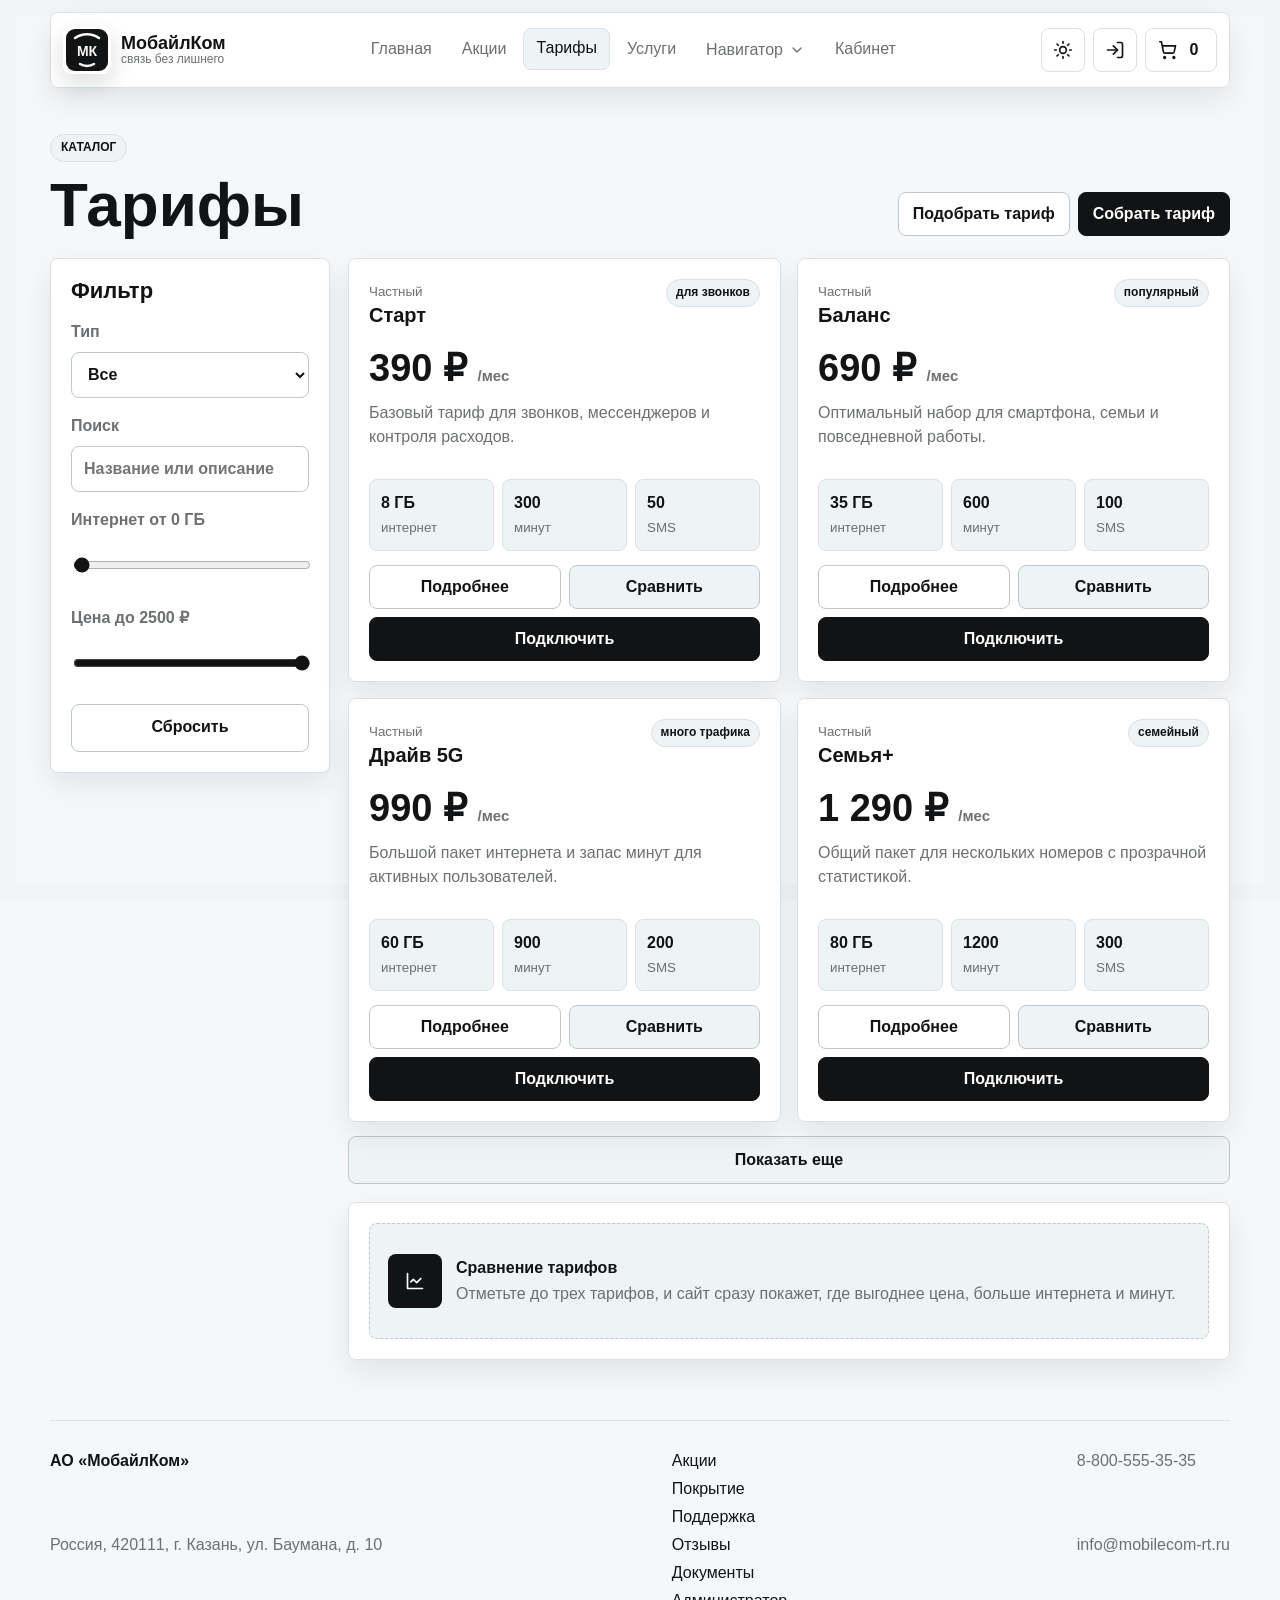
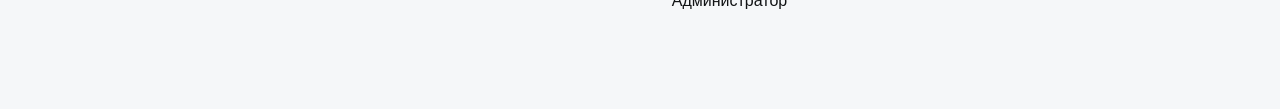
<file: pages/tariff.html>
﻿<!DOCTYPE html>
<html lang="ru">
<head>
  <!-- файл tariff.html является отдельной HTML-страницей сайта. -->
  <!-- кодировка UTF-8 нужна для корректного отображения русского текста. -->
  <!-- мета-теги помогают браузеру и поисковым системам понять назначение страницы. -->
  <meta charset="UTF-8">
  <meta name="viewport" content="width=device-width, initial-scale=1.0">
  <title>МобайлКом - оператор сотовой связи</title>
  <meta name="description" content="МобайлКом: тарифы, услуги, покрытие, личный кабинет и подключение мобильной связи.">
  <meta name="keywords" content="МобайлКом, оператор связи, тарифы, мобильный интернет, личный кабинет, услуги связи">
  <meta name="theme-color" content="#f5f7f9">
  <meta property="og:title" content="МобайлКом - оператор сотовой связи">
  <meta property="og:description" content="Тарифы, услуги, eSIM, покрытие и личный кабинет МобайлКом.">
  <meta property="og:type" content="website">
  <meta property="og:image" content="../assets/network-hero.svg">
  <link rel="icon" href="../assets/mobilecom-logo.svg" type="image/svg+xml">
  <script>
    (() => {
      try {
        const saved = localStorage.getItem("mobilecom-theme");
        const prefersDark = window.matchMedia("(prefers-color-scheme: dark)").matches;
        const theme = saved || (prefersDark ? "dark" : "light");
        document.documentElement.dataset.theme = theme;
        document.querySelector('meta[name="theme-color"]')?.setAttribute("content", theme === "dark" ? "#101316" : "#f5f7f9");
      } catch {
        document.documentElement.dataset.theme = "light";
        document.querySelector('meta[name="theme-color"]')?.setAttribute("content", "#f5f7f9");
      }
    })();
  </script>
  <!-- общий файл styles.css подключает единое оформление для всех страниц. -->
  <link rel="stylesheet" href="../assets/styles.css">
</head>
<body>
  <!-- тело страницы содержит видимую часть сайта. -->
  <div class="app-shell">
    <!-- app-shell объединяет шапку, основной контент, подвал и мобильное меню. -->
    <!-- шапка повторяется на всех страницах и содержит логотип, меню и быстрые действия. -->
    <header class="topbar">
      <a class="brand" href="../index.html" data-route-link="home" aria-label="МобайлКом">
        <img class="brand-logo" src="../assets/mobilecom-logo.svg" alt="Логотип МобайлКом">
        <span class="brand-copy">
          <strong>МобайлКом</strong>
          <small>связь без лишнего</small>
        </span>
      </a>
      <!-- основная навигация ведет на отдельные HTML-файлы, а не на скрытые блоки одной страницы. -->
      <nav class="main-nav" aria-label="Основная навигация">
        <a href="../index.html" data-route-link="home">Главная</a>
        <a href="stock.html" data-route-link="promos">Акции</a>
        <a href="tariff.html" data-route-link="tariffs" aria-current="page">Тарифы</a>
        <a href="uslugi.html" data-route-link="services">Услуги</a>
        <button class="navigator-toggle" type="button" data-open-navigator aria-haspopup="true" aria-expanded="false" aria-controls="navigatorPopover">
          <span>Навигатор</span>
          <svg class="chevron-down" viewBox="0 0 24 24" aria-hidden="true"><path d="m6 9 6 6 6-6"></path></svg>
        </button>
        <a href="cabinet.html" data-route-link="cabinet">Кабинет</a>
      </nav>

      <!-- блок быстрых действий содержит переключатель темы, вход и корзину. -->
      <div class="top-actions">
        <button class="icon-button theme-toggle" type="button" data-theme-toggle aria-label="Включить темную тему" title="Сменить тему">
          <svg class="theme-icon sun-icon" viewBox="0 0 24 24" aria-hidden="true">
            <circle cx="12" cy="12" r="4"></circle>
            <path d="M12 2v2"></path>
            <path d="M12 20v2"></path>
            <path d="m4.9 4.9 1.4 1.4"></path>
            <path d="m17.7 17.7 1.4 1.4"></path>
            <path d="M2 12h2"></path>
            <path d="M20 12h2"></path>
            <path d="m6.3 17.7-1.4 1.4"></path>
            <path d="m19.1 4.9-1.4 1.4"></path>
          </svg>
          <svg class="theme-icon moon-icon" viewBox="0 0 24 24" aria-hidden="true">
            <path d="M21 12.8A8.5 8.5 0 1 1 11.2 3a6.7 6.7 0 0 0 9.8 9.8z"></path>
          </svg>
        </button>
        <button class="icon-button" type="button" data-open-login aria-label="Войти в личный кабинет" title="Войти">
          <svg viewBox="0 0 24 24" aria-hidden="true">
            <path d="M15 3h4a2 2 0 0 1 2 2v14a2 2 0 0 1-2 2h-4"></path>
            <path d="m10 17 5-5-5-5"></path>
            <path d="M15 12H3"></path>
          </svg>
        </button>
        <button class="cart-pill" type="button" data-open-cart aria-label="Открыть корзину">
          <svg viewBox="0 0 24 24" aria-hidden="true">
            <circle cx="8" cy="21" r="1"></circle>
            <circle cx="19" cy="21" r="1"></circle>
            <path d="M2.1 2.1h2l2.4 12.1a2 2 0 0 0 2 1.6h8.9a2 2 0 0 0 2-1.5L21 7H5.2"></path>
          </svg>
          <span id="cartCount">0</span>
        </button>
      </div>
    </header>

    <main>
      <!-- основной раздел этой страницы - Тарифы. -->
      <!-- На этой странице находится каталог тарифов с фильтрами и сравнением. -->
      <!-- классы page и is-active используются скриптом для показа текущей страницы. -->
<section class="page" id="page-tariffs" data-title="Тарифы - МобайлКом" data-description="Каталог тарифов МобайлКом с фильтрами по цене, интернету и типу клиента." data-keywords="тарифы МобайлКом, мобильный интернет, тариф для семьи, тариф для бизнеса">
        <div class="page-head">
          <div>
            <p class="eyebrow">Каталог</p>
            <h1>Тарифы</h1>
          </div>
          <div class="page-actions">
            <button class="ghost-button compact" type="button" data-open-quiz>Подобрать тариф</button>
            <button class="primary-button compact" type="button" data-open-config>Собрать тариф</button>
          </div>
        </div>

        <div class="catalog-layout">
          <aside class="filters" aria-label="Фильтры тарифов">
            <h2>Фильтр</h2>
            <label>
              <span>Тип</span>
              <select id="typeFilter">
                <option value="all">Все</option>
                <option value="private">Частным</option>
                <option value="business">Бизнесу</option>
              </select>
            </label>
            <label>
              <span>Поиск</span>
              <input id="tariffSearch" type="search" placeholder="Название или описание">
            </label>
            <label>
              <span>Интернет от <b id="internetValue">0</b> ГБ</span>
              <input id="internetFilter" type="range" min="0" max="80" value="0" step="5">
            </label>
            <label>
              <span>Цена до <b id="priceValue">2500</b> ₽</span>
              <input id="priceFilter" type="range" min="300" max="2500" value="2500" step="50">
            </label>
            <button class="ghost-button full" type="button" id="resetFilters">Сбросить</button>
          </aside>

          <div>
            <div class="tariff-grid catalog-grid" id="tariffList"></div>
            <button class="secondary-button full" type="button" id="showMoreTariffs">Показать еще</button>
            <section class="compare-panel" id="comparePanel" aria-live="polite"></section>
          </div>
        </div>
      </section>    </main>
    <!-- подвал содержит контакты, служебные ссылки и переход в админ-панель. -->
    <footer class="footer">
      <div>
        <strong>АО «МобайлКом»</strong>
        <span>Россия, 420111, г. Казань, ул. Баумана, д. 10</span>
      </div>
      <div>
        <a href="stock.html" data-route-link="promos">Акции</a>
        <a href="../index.html#coverage" data-section-link="coverage">Покрытие</a>
        <a href="../index.html#support" data-section-link="support">Поддержка</a>
        <a href="../index.html#reviews" data-route-link="reviews">Отзывы</a>
        <a href="../index.html#legal" data-route-link="legal">Документы</a>
        <a href="admin.html" data-route-link="admin">Администратор</a>
      </div>
      <div>
        <span>8-800-555-35-35</span>
        <span>info@mobilecom-rt.ru</span>
      </div>
    </footer>
    <!-- мобильное меню дублирует главные разделы для экранов телефона. -->
    <nav class="mobile-nav" aria-label="Мобильная навигация">
      <a href="../index.html" data-route-link="home">
        <svg viewBox="0 0 24 24" aria-hidden="true"><path d="m3 10 9-7 9 7v10a1 1 0 0 1-1 1h-5v-6H9v6H4a1 1 0 0 1-1-1z"></path></svg>
        <span>Главная</span>
      </a>
      <a href="stock.html" data-route-link="promos">
        <svg viewBox="0 0 24 24" aria-hidden="true"><path d="M20 12v8a2 2 0 0 1-2 2H6a2 2 0 0 1-2-2v-8"></path><path d="M2 7h20v5H2z"></path><path d="M12 22V7"></path><path d="M12 7H7.5a2.5 2.5 0 1 1 2.5-2.5C10 6 12 7 12 7z"></path><path d="M12 7h4.5A2.5 2.5 0 1 0 14 4.5C14 6 12 7 12 7z"></path></svg>
        <span>Акции</span>
      </a>
      <a href="tariff.html" data-route-link="tariffs" aria-current="page">
        <svg viewBox="0 0 24 24" aria-hidden="true"><path d="M20 13V6a2 2 0 0 0-2-2H6L3 7v10a2 2 0 0 0 2 2h7"></path><path d="M14 18h7"></path><path d="M18 14v8"></path></svg>
        <span>Тарифы</span>
      </a>
      <a href="uslugi.html" data-route-link="services">
        <svg viewBox="0 0 24 24" aria-hidden="true"><path d="M12 2v20"></path><path d="M17 5H9.5a3.5 3.5 0 0 0 0 7H14a3.5 3.5 0 0 1 0 7H6"></path></svg>
        <span>Услуги</span>
      </a>
      <button class="navigator-toggle" type="button" data-open-navigator aria-haspopup="true" aria-expanded="false" aria-controls="navigatorPopover">
        <svg viewBox="0 0 24 24" aria-hidden="true"><path d="M3 12h18"></path><path d="M12 3v18"></path><path d="m16 8 5 4-5 4"></path><path d="m8 16-5-4 5-4"></path></svg>
        <span>Навигатор</span>
        <svg class="chevron-down" viewBox="0 0 24 24" aria-hidden="true"><path d="m6 9 6 6 6-6"></path></svg>
      </button>
      <a href="cabinet.html" data-route-link="cabinet">
        <svg viewBox="0 0 24 24" aria-hidden="true"><path d="M20 21a8 8 0 1 0-16 0"></path><circle cx="12" cy="7" r="4"></circle></svg>
        <span>Кабинет</span>
      </a>
    </nav>
  </div>
  <!-- всплывающий навигатор открывает якорные блоки главной страницы. -->
  <div class="navigator-popover" id="navigatorPopover" role="menu" aria-label="Навигатор" hidden>
    <strong class="navigator-title">Навигатор</strong>
    <div class="navigator-list">
      <a class="navigator-link" href="../index.html#coverage" data-navigator-target="coverage" role="menuitem">
        <span class="navigator-icon">
          <svg viewBox="0 0 24 24" aria-hidden="true"><circle cx="12" cy="12" r="10"></circle><path d="M2 12h20"></path><path d="M12 2a15 15 0 0 1 0 20"></path><path d="M12 2a15 15 0 0 0 0 20"></path></svg>
        </span>
        <span>
          <strong>Покрытие</strong>
          <span>Карта сети и проверка адреса</span>
        </span>
      </a>
      <a class="navigator-link" href="../index.html#support" data-navigator-target="support" role="menuitem">
        <span class="navigator-icon">
          <svg viewBox="0 0 24 24" aria-hidden="true"><path d="M22 16.9v3a2 2 0 0 1-2.2 2 19.8 19.8 0 0 1-8.6-3.1 19.4 19.4 0 0 1-6-6A19.8 19.8 0 0 1 2.1 4.2 2 2 0 0 1 4.1 2h3a2 2 0 0 1 2 1.7c.1 1 .4 2 .7 2.8a2 2 0 0 1-.4 2.1L8.1 9.9a16 16 0 0 0 6 6l1.3-1.3a2 2 0 0 1 2.1-.4c.9.3 1.8.6 2.8.7a2 2 0 0 1 1.7 2z"></path></svg>
        </span>
        <span>
          <strong>Поддержка</strong>
          <span>Контакты, горячая линия и обращение</span>
        </span>
      </a>
      <a class="navigator-link" href="../index.html#reviews" data-navigator-target="reviews" role="menuitem">
        <span class="navigator-icon">
          <svg viewBox="0 0 24 24" aria-hidden="true"><path d="M21 15a4 4 0 0 1-4 4H8l-5 3V7a4 4 0 0 1 4-4h10a4 4 0 0 1 4 4z"></path></svg>
        </span>
        <span>
          <strong>Отзывы</strong>
          <span>Мнения клиентов и оценки</span>
        </span>
      </a>
      <a class="navigator-link" href="../index.html#feedback" data-navigator-target="feedback" role="menuitem">
        <span class="navigator-icon">
          <svg viewBox="0 0 24 24" aria-hidden="true"><path d="M4 19.5A2.5 2.5 0 0 1 6.5 17H20"></path><path d="M4 4.5A2.5 2.5 0 0 1 6.5 2H20v20H6.5A2.5 2.5 0 0 1 4 19.5z"></path></svg>
        </span>
        <span>
          <strong>Обратная связь</strong>
          <span>Форма сообщения для компании</span>
        </span>
      </a>
    </div>
  </div>
  <!-- корзина вынесена в модальное окно и доступна с любой страницы. -->
  <dialog id="cartDialog" aria-label="Корзина">
    <button class="dialog-close" type="button" data-close-cart aria-label="Закрыть">×</button>
    <div class="dialog-body cart-modal">
      <p class="eyebrow">Корзина</p>
      <h2>Выбранные позиции</h2>
      <div class="cart-list modal-cart-list" id="cartModalList"></div>
      <div class="checkout-row"><span>Позиции</span><strong id="cartModalCount">0</strong></div>
      <div class="checkout-row"><span>Ежемесячно</span><strong id="cartModalTotal">0 ₽</strong></div>
      <button class="primary-button full" type="button" id="cartModalCheckout">Оформить заказ</button>
      <button class="ghost-button full" type="button" id="cartModalClear">Очистить корзину</button>
    </div>
  </dialog>
  <!-- универсальное диалоговое окно используется для входа, оплаты и форм. -->
  <dialog id="appDialog">
    <button class="dialog-close" type="button" data-close-dialog aria-label="Закрыть">×</button>
    <div id="dialogContent"></div>
  </dialog>
  <!-- общий script.js подключается после разметки, чтобы элементы уже существовали в DOM. -->
  <script src="../assets/script.js"></script>
</body>
</html>
</file>
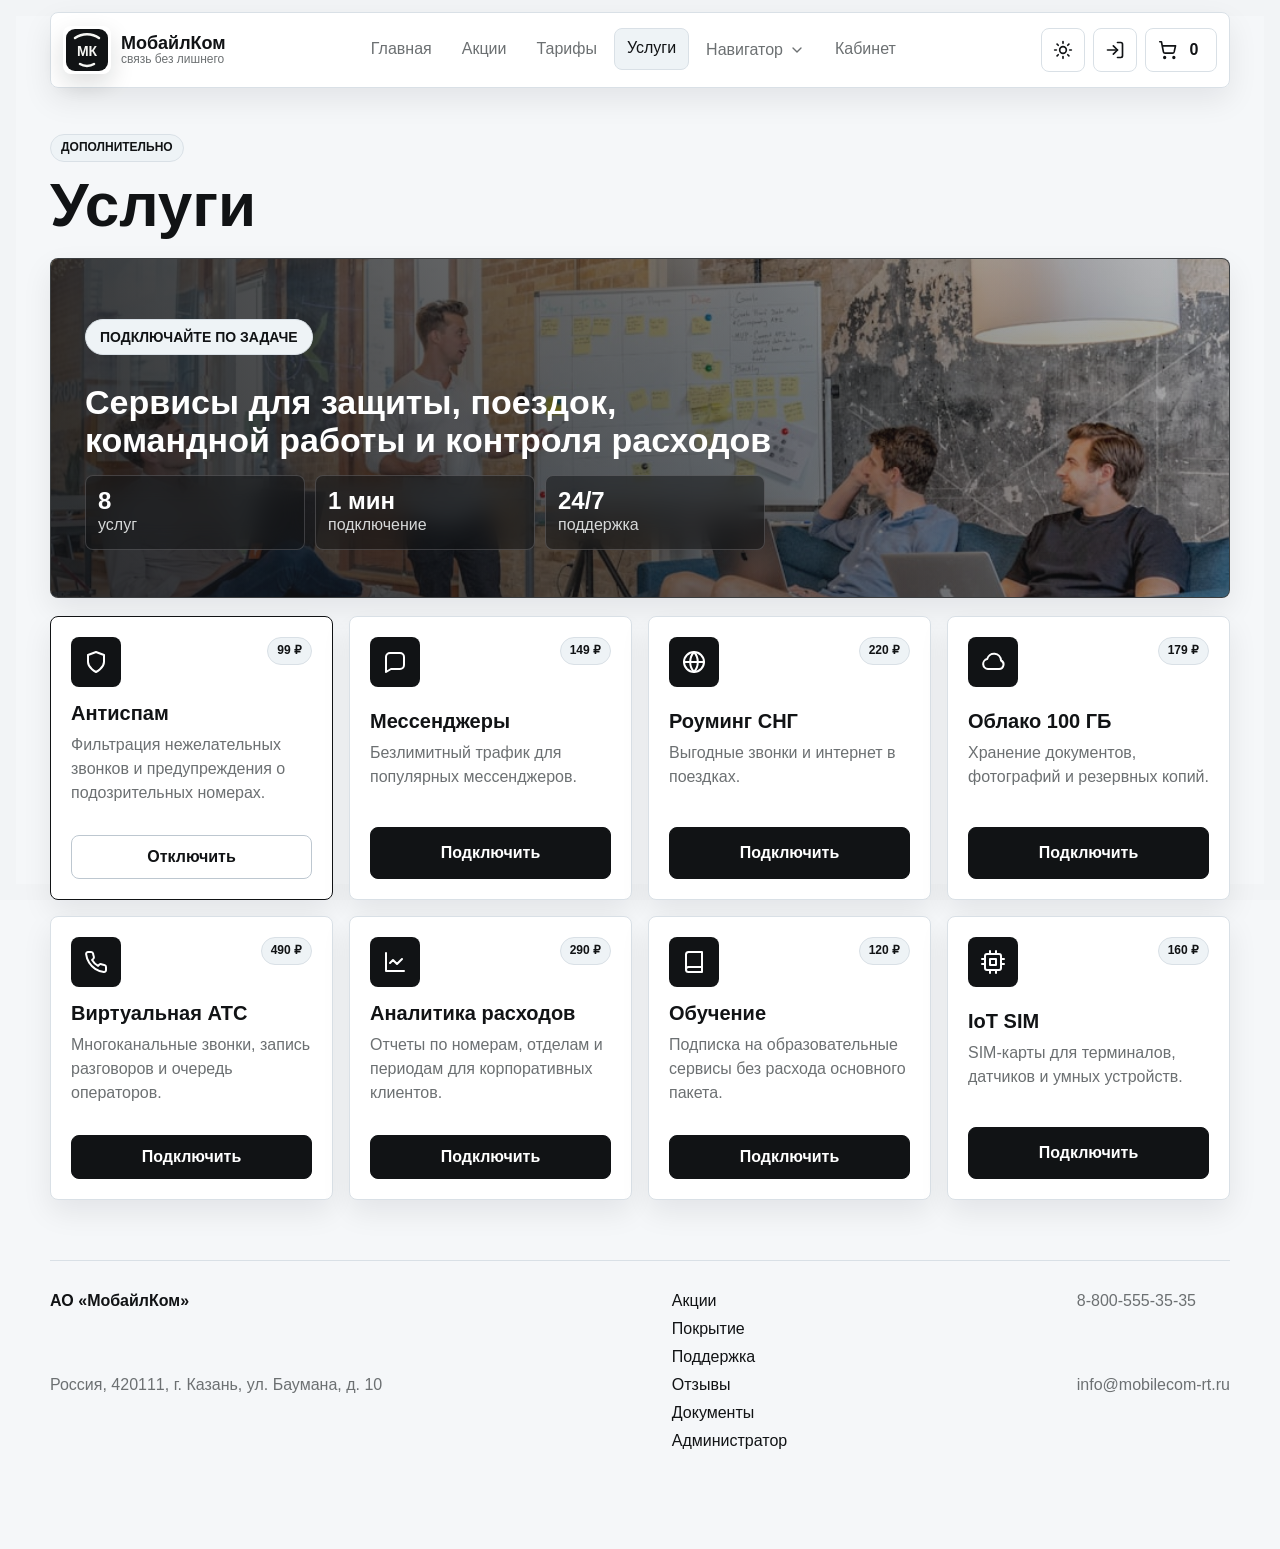
<file: pages/uslugi.html>
﻿<!DOCTYPE html>
<html lang="ru">
<head>
  <!-- файл uslugi.html является отдельной HTML-страницей сайта. -->
  <!-- кодировка UTF-8 нужна для корректного отображения русского текста. -->
  <!-- мета-теги помогают браузеру и поисковым системам понять назначение страницы. -->
  <meta charset="UTF-8">
  <meta name="viewport" content="width=device-width, initial-scale=1.0">
  <title>МобайлКом - оператор сотовой связи</title>
  <meta name="description" content="МобайлКом: тарифы, услуги, покрытие, личный кабинет и подключение мобильной связи.">
  <meta name="keywords" content="МобайлКом, оператор связи, тарифы, мобильный интернет, личный кабинет, услуги связи">
  <meta name="theme-color" content="#f5f7f9">
  <meta property="og:title" content="МобайлКом - оператор сотовой связи">
  <meta property="og:description" content="Тарифы, услуги, eSIM, покрытие и личный кабинет МобайлКом.">
  <meta property="og:type" content="website">
  <meta property="og:image" content="../assets/network-hero.svg">
  <link rel="icon" href="../assets/mobilecom-logo.svg" type="image/svg+xml">
  <script>
    (() => {
      try {
        const saved = localStorage.getItem("mobilecom-theme");
        const prefersDark = window.matchMedia("(prefers-color-scheme: dark)").matches;
        const theme = saved || (prefersDark ? "dark" : "light");
        document.documentElement.dataset.theme = theme;
        document.querySelector('meta[name="theme-color"]')?.setAttribute("content", theme === "dark" ? "#101316" : "#f5f7f9");
      } catch {
        document.documentElement.dataset.theme = "light";
        document.querySelector('meta[name="theme-color"]')?.setAttribute("content", "#f5f7f9");
      }
    })();
  </script>
  <!-- общий файл styles.css подключает единое оформление для всех страниц. -->
  <link rel="stylesheet" href="../assets/styles.css">
</head>
<body>
  <!-- тело страницы содержит видимую часть сайта. -->
  <div class="app-shell">
    <!-- app-shell объединяет шапку, основной контент, подвал и мобильное меню. -->
    <!-- шапка повторяется на всех страницах и содержит логотип, меню и быстрые действия. -->
    <header class="topbar">
      <a class="brand" href="../index.html" data-route-link="home" aria-label="МобайлКом">
        <img class="brand-logo" src="../assets/mobilecom-logo.svg" alt="Логотип МобайлКом">
        <span class="brand-copy">
          <strong>МобайлКом</strong>
          <small>связь без лишнего</small>
        </span>
      </a>
      <!-- основная навигация ведет на отдельные HTML-файлы, а не на скрытые блоки одной страницы. -->
      <nav class="main-nav" aria-label="Основная навигация">
        <a href="../index.html" data-route-link="home">Главная</a>
        <a href="stock.html" data-route-link="promos">Акции</a>
        <a href="tariff.html" data-route-link="tariffs">Тарифы</a>
        <a href="uslugi.html" data-route-link="services" aria-current="page">Услуги</a>
        <button class="navigator-toggle" type="button" data-open-navigator aria-haspopup="true" aria-expanded="false" aria-controls="navigatorPopover">
          <span>Навигатор</span>
          <svg class="chevron-down" viewBox="0 0 24 24" aria-hidden="true"><path d="m6 9 6 6 6-6"></path></svg>
        </button>
        <a href="cabinet.html" data-route-link="cabinet">Кабинет</a>
      </nav>

      <!-- блок быстрых действий содержит переключатель темы, вход и корзину. -->
      <div class="top-actions">
        <button class="icon-button theme-toggle" type="button" data-theme-toggle aria-label="Включить темную тему" title="Сменить тему">
          <svg class="theme-icon sun-icon" viewBox="0 0 24 24" aria-hidden="true">
            <circle cx="12" cy="12" r="4"></circle>
            <path d="M12 2v2"></path>
            <path d="M12 20v2"></path>
            <path d="m4.9 4.9 1.4 1.4"></path>
            <path d="m17.7 17.7 1.4 1.4"></path>
            <path d="M2 12h2"></path>
            <path d="M20 12h2"></path>
            <path d="m6.3 17.7-1.4 1.4"></path>
            <path d="m19.1 4.9-1.4 1.4"></path>
          </svg>
          <svg class="theme-icon moon-icon" viewBox="0 0 24 24" aria-hidden="true">
            <path d="M21 12.8A8.5 8.5 0 1 1 11.2 3a6.7 6.7 0 0 0 9.8 9.8z"></path>
          </svg>
        </button>
        <button class="icon-button" type="button" data-open-login aria-label="Войти в личный кабинет" title="Войти">
          <svg viewBox="0 0 24 24" aria-hidden="true">
            <path d="M15 3h4a2 2 0 0 1 2 2v14a2 2 0 0 1-2 2h-4"></path>
            <path d="m10 17 5-5-5-5"></path>
            <path d="M15 12H3"></path>
          </svg>
        </button>
        <button class="cart-pill" type="button" data-open-cart aria-label="Открыть корзину">
          <svg viewBox="0 0 24 24" aria-hidden="true">
            <circle cx="8" cy="21" r="1"></circle>
            <circle cx="19" cy="21" r="1"></circle>
            <path d="M2.1 2.1h2l2.4 12.1a2 2 0 0 0 2 1.6h8.9a2 2 0 0 0 2-1.5L21 7H5.2"></path>
          </svg>
          <span id="cartCount">0</span>
        </button>
      </div>
    </header>

    <main>
      <!-- основной раздел этой страницы - Услуги. -->
      <!-- На этой странице находятся дополнительные услуги для абонентов. -->
      <!-- классы page и is-active используются скриптом для показа текущей страницы. -->
<section class="page" id="page-services" data-title="Услуги - МобайлКом" data-description="Дополнительные услуги МобайлКом: антиспам, роуминг, облако, аналитика и виртуальная АТС." data-keywords="услуги связи, антиспам, роуминг, облако, виртуальная АТС, МобайлКом">
        <div class="page-head">
          <div>
            <p class="eyebrow">Дополнительно</p>
            <h1>Услуги</h1>
          </div>
        </div>
        <section class="services-intro">
          <img src="../assets/services-work.jpg" alt="" loading="lazy">
          <div>
            <p class="eyebrow">Подключайте по задаче</p>
            <h2>Сервисы для защиты, поездок, командной работы и контроля расходов</h2>
            <div class="services-intro-metrics">
              <span><strong>8</strong> услуг</span>
              <span><strong>1 мин</strong> подключение</span>
              <span><strong>24/7</strong> поддержка</span>
            </div>
          </div>
        </section>
        <div class="service-grid" id="serviceList"></div>
      </section>    </main>
    <!-- подвал содержит контакты, служебные ссылки и переход в админ-панель. -->
    <footer class="footer">
      <div>
        <strong>АО «МобайлКом»</strong>
        <span>Россия, 420111, г. Казань, ул. Баумана, д. 10</span>
      </div>
      <div>
        <a href="stock.html" data-route-link="promos">Акции</a>
        <a href="../index.html#coverage" data-section-link="coverage">Покрытие</a>
        <a href="../index.html#support" data-section-link="support">Поддержка</a>
        <a href="../index.html#reviews" data-route-link="reviews">Отзывы</a>
        <a href="../index.html#legal" data-route-link="legal">Документы</a>
        <a href="admin.html" data-route-link="admin">Администратор</a>
      </div>
      <div>
        <span>8-800-555-35-35</span>
        <span>info@mobilecom-rt.ru</span>
      </div>
    </footer>
    <!-- мобильное меню дублирует главные разделы для экранов телефона. -->
    <nav class="mobile-nav" aria-label="Мобильная навигация">
      <a href="../index.html" data-route-link="home">
        <svg viewBox="0 0 24 24" aria-hidden="true"><path d="m3 10 9-7 9 7v10a1 1 0 0 1-1 1h-5v-6H9v6H4a1 1 0 0 1-1-1z"></path></svg>
        <span>Главная</span>
      </a>
      <a href="stock.html" data-route-link="promos">
        <svg viewBox="0 0 24 24" aria-hidden="true"><path d="M20 12v8a2 2 0 0 1-2 2H6a2 2 0 0 1-2-2v-8"></path><path d="M2 7h20v5H2z"></path><path d="M12 22V7"></path><path d="M12 7H7.5a2.5 2.5 0 1 1 2.5-2.5C10 6 12 7 12 7z"></path><path d="M12 7h4.5A2.5 2.5 0 1 0 14 4.5C14 6 12 7 12 7z"></path></svg>
        <span>Акции</span>
      </a>
      <a href="tariff.html" data-route-link="tariffs">
        <svg viewBox="0 0 24 24" aria-hidden="true"><path d="M20 13V6a2 2 0 0 0-2-2H6L3 7v10a2 2 0 0 0 2 2h7"></path><path d="M14 18h7"></path><path d="M18 14v8"></path></svg>
        <span>Тарифы</span>
      </a>
      <a href="uslugi.html" data-route-link="services" aria-current="page">
        <svg viewBox="0 0 24 24" aria-hidden="true"><path d="M12 2v20"></path><path d="M17 5H9.5a3.5 3.5 0 0 0 0 7H14a3.5 3.5 0 0 1 0 7H6"></path></svg>
        <span>Услуги</span>
      </a>
      <button class="navigator-toggle" type="button" data-open-navigator aria-haspopup="true" aria-expanded="false" aria-controls="navigatorPopover">
        <svg viewBox="0 0 24 24" aria-hidden="true"><path d="M3 12h18"></path><path d="M12 3v18"></path><path d="m16 8 5 4-5 4"></path><path d="m8 16-5-4 5-4"></path></svg>
        <span>Навигатор</span>
        <svg class="chevron-down" viewBox="0 0 24 24" aria-hidden="true"><path d="m6 9 6 6 6-6"></path></svg>
      </button>
      <a href="cabinet.html" data-route-link="cabinet">
        <svg viewBox="0 0 24 24" aria-hidden="true"><path d="M20 21a8 8 0 1 0-16 0"></path><circle cx="12" cy="7" r="4"></circle></svg>
        <span>Кабинет</span>
      </a>
    </nav>
  </div>
  <!-- всплывающий навигатор открывает якорные блоки главной страницы. -->
  <div class="navigator-popover" id="navigatorPopover" role="menu" aria-label="Навигатор" hidden>
    <strong class="navigator-title">Навигатор</strong>
    <div class="navigator-list">
      <a class="navigator-link" href="../index.html#coverage" data-navigator-target="coverage" role="menuitem">
        <span class="navigator-icon">
          <svg viewBox="0 0 24 24" aria-hidden="true"><circle cx="12" cy="12" r="10"></circle><path d="M2 12h20"></path><path d="M12 2a15 15 0 0 1 0 20"></path><path d="M12 2a15 15 0 0 0 0 20"></path></svg>
        </span>
        <span>
          <strong>Покрытие</strong>
          <span>Карта сети и проверка адреса</span>
        </span>
      </a>
      <a class="navigator-link" href="../index.html#support" data-navigator-target="support" role="menuitem">
        <span class="navigator-icon">
          <svg viewBox="0 0 24 24" aria-hidden="true"><path d="M22 16.9v3a2 2 0 0 1-2.2 2 19.8 19.8 0 0 1-8.6-3.1 19.4 19.4 0 0 1-6-6A19.8 19.8 0 0 1 2.1 4.2 2 2 0 0 1 4.1 2h3a2 2 0 0 1 2 1.7c.1 1 .4 2 .7 2.8a2 2 0 0 1-.4 2.1L8.1 9.9a16 16 0 0 0 6 6l1.3-1.3a2 2 0 0 1 2.1-.4c.9.3 1.8.6 2.8.7a2 2 0 0 1 1.7 2z"></path></svg>
        </span>
        <span>
          <strong>Поддержка</strong>
          <span>Контакты, горячая линия и обращение</span>
        </span>
      </a>
      <a class="navigator-link" href="../index.html#reviews" data-navigator-target="reviews" role="menuitem">
        <span class="navigator-icon">
          <svg viewBox="0 0 24 24" aria-hidden="true"><path d="M21 15a4 4 0 0 1-4 4H8l-5 3V7a4 4 0 0 1 4-4h10a4 4 0 0 1 4 4z"></path></svg>
        </span>
        <span>
          <strong>Отзывы</strong>
          <span>Мнения клиентов и оценки</span>
        </span>
      </a>
      <a class="navigator-link" href="../index.html#feedback" data-navigator-target="feedback" role="menuitem">
        <span class="navigator-icon">
          <svg viewBox="0 0 24 24" aria-hidden="true"><path d="M4 19.5A2.5 2.5 0 0 1 6.5 17H20"></path><path d="M4 4.5A2.5 2.5 0 0 1 6.5 2H20v20H6.5A2.5 2.5 0 0 1 4 19.5z"></path></svg>
        </span>
        <span>
          <strong>Обратная связь</strong>
          <span>Форма сообщения для компании</span>
        </span>
      </a>
    </div>
  </div>
  <!-- корзина вынесена в модальное окно и доступна с любой страницы. -->
  <dialog id="cartDialog" aria-label="Корзина">
    <button class="dialog-close" type="button" data-close-cart aria-label="Закрыть">×</button>
    <div class="dialog-body cart-modal">
      <p class="eyebrow">Корзина</p>
      <h2>Выбранные позиции</h2>
      <div class="cart-list modal-cart-list" id="cartModalList"></div>
      <div class="checkout-row"><span>Позиции</span><strong id="cartModalCount">0</strong></div>
      <div class="checkout-row"><span>Ежемесячно</span><strong id="cartModalTotal">0 ₽</strong></div>
      <button class="primary-button full" type="button" id="cartModalCheckout">Оформить заказ</button>
      <button class="ghost-button full" type="button" id="cartModalClear">Очистить корзину</button>
    </div>
  </dialog>
  <!-- универсальное диалоговое окно используется для входа, оплаты и форм. -->
  <dialog id="appDialog">
    <button class="dialog-close" type="button" data-close-dialog aria-label="Закрыть">×</button>
    <div id="dialogContent"></div>
  </dialog>
  <!-- общий script.js подключается после разметки, чтобы элементы уже существовали в DOM. -->
  <script src="../assets/script.js"></script>
</body>
</html>
</file>
<file: assets/styles.css>
﻿/* этот файл хранит общие стили для всех HTML-страниц сайта. */
/* после разделения структуры страницы остались разными, но визуальная система подключается одна. */
/* ниже объявлены CSS-переменные светлой темы: фон, текст, линии, акценты, тени и радиусы. */
:root {
  --bg: #f5f7f9;
  --bg-raised: #ffffff;
  --bg-soft: #eef2f5;
  --ink: #111315;
  --ink-soft: #2c3033;
  --muted: #6c7072;
  --muted-2: #8b8d8d;
  --line: #d9e0e6;
  --line-strong: #bdc7d0;
  --panel: #ffffff;
  --panel-dark: #17191b;
  --panel-dark-2: #222528;
  --accent: #5e666d;
  --accent-soft: #eef3f6;
  --danger: #8d5149;
  --danger-line: #d2b8b3;
  --positive: #2f5f46;
  --negative: #7a4a43;
  --focus-ring: rgba(17, 19, 21, 0.08);
  --page-frame: rgba(17, 19, 21, 0.025);
  --glass-bg: rgba(255, 255, 255, 0.94);
  --mobile-glass-bg: rgba(255, 255, 255, 0.96);
  --inverse-ink: #ffffff;
  --inverse-ink-soft: #f8fafc;
  --inverse-muted: #d2d4d4;
  --inverse-panel: #17191b;
  --inverse-panel-2: #222528;
  --inverse-line: #303336;
  --inverse-line-strong: #484d51;
  --theme-color: #f5f7f9;
  --radius: 8px;
  --shadow: 0 22px 54px rgba(17, 19, 21, 0.12);
  --shadow-soft: 0 12px 30px rgba(17, 19, 21, 0.08);
}

/* темная тема переопределяет только переменные, поэтому остальные правила не нужно дублировать. */
:root[data-theme="dark"] {
  color-scheme: dark;
  --bg: #101316;
  --bg-raised: #171b1f;
  --bg-soft: #20262b;
  --ink: #f3f6f8;
  --ink-soft: #d5dbe0;
  --muted: #a7b0b8;
  --muted-2: #87929c;
  --line: #2b333a;
  --line-strong: #45505a;
  --panel: #171b1f;
  --panel-dark: #0d1013;
  --panel-dark-2: #171c21;
  --accent: #9aa8b4;
  --accent-soft: #222930;
  --danger: #e18f84;
  --danger-line: #6b403a;
  --positive: #8fd4ad;
  --negative: #f1a59c;
  --focus-ring: rgba(243, 246, 248, 0.16);
  --page-frame: rgba(243, 246, 248, 0.03);
  --glass-bg: rgba(23, 27, 31, 0.92);
  --mobile-glass-bg: rgba(23, 27, 31, 0.94);
  --theme-color: #101316;
  --shadow: 0 24px 60px rgba(0, 0, 0, 0.34);
  --shadow-soft: 0 14px 34px rgba(0, 0, 0, 0.24);
}

/* базовый сброс помогает всем элементам одинаково считать размеры с учетом padding и border. */
* {
  box-sizing: border-box;
}

/* изображения не выходят за ширину контейнера и ведут себя как блочные элементы. */
img {
  display: block;
  max-width: 100%;
}

/* длинные русские слова и названия услуг можно переносить, чтобы верстка не ломалась на мобильных. */
h1,
h2,
h3,
p,
a,
button,
span,
strong,
small,
label {
  overflow-wrap: anywhere;
}

/* плавная прокрутка используется для якорных блоков главной страницы: покрытие, поддержка, отзывы. */
html {
  scroll-behavior: smooth;
  overflow-x: hidden;
}

/* основные настройки страницы задают шрифт, цвет текста и минимальную ширину интерфейса. */
body {
  margin: 0;
  min-width: 320px;
  overflow-x: hidden;
  color: var(--ink);
  background: var(--bg);
  font-family: Inter, "Segoe UI", Arial, sans-serif;
  line-height: 1.5;
}

/* список ниже получает общий переход цветов, чтобы смена темы выглядела плавно. */
body,
.topbar,
.mobile-nav,
.navigator-popover,
dialog,
.tariff-card,
.service-card,
.info-card,
.promo-offer,
.legal-section,
.compare-panel,
.filters,
.balance-panel,
.usage-panel,
.checkout-panel,
.cart-item,
.admin-table,
.centered-page,
.faq-list details,
.coverage-info,
.account-panel,
.cabinet-summary,
.cabinet-card,
.admin-form,
.admin-tools,
.feedback-panel,
.reviews-panel,
.map-panel {
  transition: background-color 0.24s ease, color 0.24s ease, border-color 0.24s ease, box-shadow 0.24s ease;
}

/* декоративная рамка страницы сделана через псевдоэлемент и не мешает кликам по интерфейсу. */
body::before {
  content: "";
  position: fixed;
  inset: 0;
  z-index: -1;
  pointer-events: none;
  border: 16px solid var(--page-frame);
  opacity: 0.55;
}

/* цвет выделения текста подстроен под текущую палитру сайта. */
::selection {
  color: #ffffff;
  background: var(--ink);
}

a {
  color: inherit;
  text-decoration: none;
}

button,
input,
select {
  font: inherit;
}

button {
  cursor: pointer;
  max-width: 100%;
  text-align: center;
  white-space: normal;
  overflow-wrap: anywhere;
}

svg {
  display: block;
  width: 20px;
  height: 20px;
  fill: none;
  stroke: currentColor;
  stroke-width: 2;
  stroke-linecap: round;
  stroke-linejoin: round;
}

h1,
h2,
h3,
p {
  margin-top: 0;
}

h1 {
  margin-bottom: 18px;
  font-size: 62px;
  line-height: 1;
  letter-spacing: 0;
}

h2 {
  margin-bottom: 16px;
  font-size: 34px;
  line-height: 1.12;
  letter-spacing: 0;
}

h3 {
  margin-bottom: 8px;
  font-size: 20px;
  line-height: 1.2;
  letter-spacing: 0;
}

p {
  color: var(--muted);
}

@keyframes pageEnter {
  from {
    opacity: 0;
    transform: translateY(14px);
  }

  to {
    opacity: 1;
    transform: translateY(0);
  }
}

@keyframes fadeUp {
  from {
    opacity: 0;
    transform: translateY(24px);
  }

  to {
    opacity: 1;
    transform: translateY(0);
  }
}

@keyframes softPulse {
  0%,
  100% {
    box-shadow: 0 0 0 0 var(--focus-ring);
  }

  50% {
    box-shadow: 0 0 0 8px transparent;
  }
}

@keyframes floatPanel {
  0%,
  100% {
    transform: translateY(0);
  }

  50% {
    transform: translateY(-10px);
  }
}

@keyframes compareHighlight {
  0% {
    border-color: var(--ink);
    box-shadow: 0 0 0 4px var(--focus-ring), var(--shadow-soft);
  }

  100% {
    border-color: var(--line);
    box-shadow: var(--shadow-soft);
  }
}

.app-shell {
  width: min(1180px, calc(100% - 32px));
  margin: 0 auto;
}

.topbar {
  position: sticky;
  top: 12px;
  z-index: 30;
  display: grid;
  grid-template-columns: auto 1fr auto;
  gap: 18px;
  align-items: center;
  min-height: 76px;
  margin-top: 12px;
  padding: 10px 12px;
  background: var(--glass-bg);
  border: 1px solid var(--line);
  border-radius: var(--radius);
  box-shadow: var(--shadow-soft);
  backdrop-filter: blur(16px);
}

.brand {
  display: inline-flex;
  align-items: center;
  gap: 10px;
  min-width: 0;
}

.brand-logo {
  width: 48px;
  height: 48px;
  border-radius: var(--radius);
  box-shadow: 0 10px 24px rgba(17, 19, 21, 0.14);
  animation: softPulse 4s ease-in-out infinite;
}

.brand-copy {
  display: grid;
  line-height: 1.1;
}

.brand-copy strong {
  color: var(--ink);
  font-size: 18px;
}

.brand-copy small {
  color: var(--muted);
  font-size: 12px;
}

.main-nav {
  display: flex;
  justify-content: center;
  gap: 4px;
}

.main-nav a,
.main-nav button,
.admin-tabs button {
  position: relative;
  min-width: 0;
  max-width: 100%;
  min-height: 42px;
  padding: 10px 12px;
  color: var(--muted);
  background: transparent;
  border: 1px solid transparent;
  border-radius: var(--radius);
  text-align: center;
  line-height: 1.15;
  white-space: normal;
  overflow-wrap: anywhere;
  transition: color 0.2s ease, background 0.2s ease, border-color 0.2s ease, transform 0.2s ease;
}

.main-nav a:hover,
.main-nav a.is-active,
.main-nav button:hover,
.main-nav button.is-active,
.admin-tabs button:hover,
.admin-tabs button.is-active {
  color: var(--ink);
  background: var(--accent-soft);
  border-color: var(--line);
  transform: translateY(-1px);
}

.main-nav .navigator-toggle {
  display: inline-flex;
  gap: 6px;
  align-items: center;
}

.navigator-toggle .chevron-down {
  width: 16px;
  height: 16px;
  transition: transform 0.18s ease;
}

.navigator-toggle.is-open .chevron-down {
  transform: rotate(180deg);
}

.top-actions,
.hero-actions,
.page-actions,
.cabinet-actions {
  display: flex;
  flex-wrap: wrap;
  gap: 8px;
  align-items: center;
}

.top-actions {
  justify-content: end;
}

.icon-button,
.cart-pill,
.slider-arrow,
.dialog-close {
  display: inline-grid;
  place-items: center;
  min-width: 44px;
  height: 44px;
  color: var(--ink);
  background: var(--panel);
  border: 1px solid var(--line);
  border-radius: var(--radius);
  transition: transform 0.18s ease, background 0.18s ease, border-color 0.18s ease, box-shadow 0.18s ease;
}

.theme-toggle {
  position: relative;
}

.theme-icon {
  transition: opacity 0.18s ease, transform 0.18s ease;
}

.moon-icon {
  position: absolute;
  opacity: 0;
  transform: scale(0.74) rotate(-18deg);
}

:root[data-theme="dark"] .sun-icon {
  opacity: 0;
  transform: scale(0.74) rotate(18deg);
}

:root[data-theme="dark"] .moon-icon {
  opacity: 1;
  transform: scale(1) rotate(0);
}

.cart-pill {
  grid-template-columns: 20px auto;
  gap: 6px;
  padding: 0 12px;
}

.cart-pill span {
  min-width: 20px;
  text-align: center;
  font-weight: 800;
}

.icon-button:hover,
.cart-pill:hover,
.slider-arrow:hover,
.dialog-close:hover {
  transform: translateY(-2px);
  border-color: var(--line-strong);
  box-shadow: var(--shadow-soft);
}

.page {
  display: none;
  padding: 46px 0 34px;
}

.page.is-active {
  display: block;
  animation: pageEnter 0.38s ease both;
}

.full-bleed-slider {
  position: relative;
  width: 100vw;
  min-height: calc(100svh - 100px);
  margin: 0 0 52px;
  margin-left: calc(50% - 50vw);
  color: var(--inverse-ink-soft);
  background: var(--inverse-panel);
  border-top: 1px solid var(--inverse-line);
  border-bottom: 1px solid var(--inverse-line);
  overflow: hidden;
}

.slider-viewport {
  overflow: hidden;
}

.full-bleed-slider .slider-viewport {
  min-height: calc(100svh - 100px);
}

.slider-track {
  display: flex;
  height: 100%;
  transition: transform 0.55s cubic-bezier(0.2, 0.8, 0.2, 1);
  will-change: transform;
}

.promo-slide {
  position: relative;
  display: grid;
  grid-template-columns: minmax(0, 0.95fr) minmax(320px, 0.75fr);
  gap: 44px;
  align-items: center;
  flex: 0 0 100%;
  min-height: calc(100svh - 100px);
  padding: 66px max(32px, calc((100vw - 1180px) / 2 + 16px)) 92px;
  overflow: hidden;
}

.promo-slide::before {
  content: "";
  position: absolute;
  inset: 28px;
  z-index: 2;
  border: 1px solid rgba(248, 250, 252, 0.12);
  border-radius: var(--radius);
  pointer-events: none;
}

.promo-slide::after {
  content: "";
  position: absolute;
  inset: 0;
  z-index: 1;
  background:
    linear-gradient(90deg, rgba(17, 19, 21, 0.9) 0%, rgba(17, 19, 21, 0.72) 40%, rgba(17, 19, 21, 0.34) 72%, rgba(17, 19, 21, 0.5) 100%),
    linear-gradient(0deg, rgba(17, 19, 21, 0.38), rgba(17, 19, 21, 0.1));
  pointer-events: none;
}

.promo-copy {
  position: relative;
  z-index: 3;
  max-width: 760px;
  animation: fadeUp 0.6s ease both;
}

.promo-copy h1 {
  color: #ffffff;
  font-size: 64px;
  max-width: 790px;
}

.promo-copy p:not(.eyebrow) {
  max-width: 620px;
  color: #d2d4d4;
  font-size: 21px;
}

.promo-visual {
  position: relative;
  z-index: 3;
  display: grid;
  justify-items: end;
  align-content: center;
  gap: 14px;
  min-height: 420px;
  border: 0;
  border-radius: var(--radius);
  background: transparent;
  overflow: visible;
}

.promo-photo {
  position: absolute;
  inset: 0;
  z-index: 0;
  width: 100%;
  height: 100%;
  object-fit: cover;
  filter: saturate(0.96) contrast(0.98);
}

.promo-visual > :not(.promo-photo) {
  z-index: 2;
}

.promo-visual::before {
  z-index: 1;
  background: transparent;
}

.promo-visual::before,
.promo-visual::after {
  display: none;
}

.promo-visual::before {
  inset: 24px;
}

.promo-visual::after {
  z-index: 1;
  inset: 58px 46px;
}

.visual-phone,
.visual-meter,
.visual-server {
  position: absolute;
  right: 54px;
  bottom: 42px;
  display: grid;
  place-items: center;
  width: 190px;
  height: 280px;
  color: #111315;
  background: #f8fafc;
  border: 10px solid #111315;
  border-radius: 24px;
  box-shadow: 0 22px 36px rgba(0, 0, 0, 0.28);
}

.visual-phone::before {
  content: "";
  width: 74px;
  height: 8px;
  margin-top: 18px;
  align-self: start;
  background: #111315;
  border-radius: 999px;
}

.visual-phone::after {
  content: "";
  width: 112px;
  height: 96px;
  background: #dce3e9;
  border: 1px solid #cdcdc7;
  border-radius: var(--radius);
  box-shadow:
    inset 0 18px 0 #f1f5f8,
    inset 0 42px 0 #dce3e9,
    inset 0 66px 0 #f1f5f8;
}

.visual-phone.wide {
  width: 230px;
}

.visual-meter {
  right: 70px;
  bottom: 70px;
  width: 210px;
  height: 210px;
  border-width: 8px;
  border-radius: 50%;
  font-weight: 900;
}

.visual-meter b {
  display: block;
  font-size: 64px;
  line-height: 0.9;
}

.visual-meter small {
  color: var(--muted);
  font-size: 18px;
}

.visual-server {
  right: 58px;
  bottom: 58px;
  width: 250px;
  height: 190px;
  border-radius: var(--radius);
}

.visual-server::before,
.visual-server::after {
  content: "";
  position: absolute;
  left: 28px;
  right: 28px;
  height: 34px;
  border: 1px solid #bfc1bd;
  border-radius: var(--radius);
}

.visual-server::before {
  top: 48px;
}

.visual-server::after {
  bottom: 48px;
}

.visual-card {
  position: absolute;
  z-index: 1;
  display: inline-flex;
  align-items: center;
  justify-content: center;
  min-width: 112px;
  min-height: 52px;
  padding: 10px 14px;
  color: #111315;
  background: #f8fafc;
  border: 1px solid #c9cbc7;
  border-radius: var(--radius);
  font-weight: 900;
  box-shadow: 0 18px 34px rgba(0, 0, 0, 0.22);
}

.visual-card-a {
  top: 74px;
  left: 50px;
}

.visual-card-b {
  right: 46px;
  top: 120px;
}

.visual-signal,
.visual-dot,
.visual-line {
  position: absolute;
  display: block;
  border: 1px solid #8d9296;
}

.visual-signal {
  left: 58px;
  bottom: 72px;
  width: 138px;
  height: 80px;
  border-bottom: 0;
  border-radius: 138px 138px 0 0;
}

.visual-signal-b {
  left: 88px;
  bottom: 100px;
  width: 78px;
  height: 46px;
}

.visual-dot {
  width: 18px;
  height: 18px;
  background: #f8fafc;
  border-radius: 50%;
  animation: softPulse 3.4s ease-in-out infinite;
}

.dot-a {
  left: 92px;
  bottom: 92px;
}

.dot-b {
  left: 150px;
  bottom: 160px;
}

.dot-c {
  left: 84px;
  top: 156px;
}

.visual-line {
  left: 74px;
  width: 150px;
  height: 1px;
  background: #8d9296;
  transform-origin: left center;
}

.line-a {
  top: 170px;
  transform: rotate(18deg);
}

.line-b {
  bottom: 132px;
  transform: rotate(-16deg);
}

.slide-dashboard,
.slide-feature-list {
  width: min(360px, 100%);
  color: #ffffff;
  background: rgba(17, 19, 21, 0.58);
  border: 1px solid rgba(248, 250, 252, 0.2);
  border-radius: var(--radius);
  box-shadow: 0 24px 60px rgba(0, 0, 0, 0.28);
  backdrop-filter: blur(14px);
}

.slide-dashboard {
  display: grid;
  gap: 12px;
  min-height: 230px;
  padding: 24px;
}

.slide-label {
  display: inline-flex;
  align-items: center;
  justify-content: center;
  justify-self: start;
  max-width: 100%;
  min-height: 28px;
  padding: 4px 10px;
  color: #111315;
  background: #ffffff;
  border-radius: 999px;
  font-size: 12px;
  font-weight: 900;
  text-align: center;
  line-height: 1.15;
  text-transform: uppercase;
  overflow-wrap: anywhere;
}

.slide-dashboard strong {
  display: block;
  font-size: clamp(42px, 5vw, 68px);
  line-height: 0.95;
}

.slide-dashboard small {
  color: #d7d9d9;
  font-size: 17px;
  font-weight: 700;
}

.slide-progress {
  height: 10px;
  margin-top: 10px;
  overflow: hidden;
  background: rgba(248, 250, 252, 0.22);
  border-radius: 999px;
}

.slide-progress span {
  display: block;
  width: var(--value);
  height: 100%;
  background: #ffffff;
  border-radius: inherit;
}

.slide-feature-list {
  display: grid;
  gap: 0;
  padding: 8px;
}

.slide-feature-list span {
  display: grid;
  place-items: center;
  min-height: 48px;
  padding: 13px 14px;
  text-align: center;
  font-weight: 900;
}

.slide-feature-list span + span {
  color: #111315;
  background: rgba(255, 255, 255, 0.88);
  border-radius: calc(var(--radius) - 2px);
}

.slider-controls {
  position: absolute;
  right: 0;
  bottom: 34px;
  left: 0;
  z-index: 6;
  display: flex;
  justify-content: center;
  align-items: center;
  gap: 12px;
  padding: 0 18px;
}

.full-bleed-slider .slider-arrow {
  color: #f8fafc;
  background: #222528;
  border-color: #3c4043;
}

.slider-dots {
  display: flex;
  gap: 8px;
  align-items: center;
}

.slider-dot {
  width: 9px;
  height: 9px;
  padding: 0;
  background: #8d9296;
  border: 0;
  border-radius: 999px;
  transition: width 0.2s ease, background 0.2s ease;
}

.slider-dot.is-active {
  width: 34px;
  background: #f8fafc;
}

.eyebrow {
  display: inline-flex;
  align-items: center;
  justify-content: center;
  max-width: 100%;
  min-height: 28px;
  margin: 0 0 12px;
  padding: 4px 10px;
  color: var(--ink);
  background: var(--accent-soft);
  border: 1px solid var(--line);
  border-radius: 999px;
  font-size: 12px;
  font-weight: 800;
  text-align: center;
  line-height: 1.15;
  letter-spacing: 0;
  text-transform: uppercase;
  overflow-wrap: anywhere;
}

.promo-slide .eyebrow {
  color: #f8fafc;
  background: #2f3336;
  border-color: #484d51;
}

.primary-button,
.ghost-button,
.secondary-button,
.remove-button,
.mini-button {
  display: inline-flex;
  justify-content: center;
  align-items: center;
  min-width: 0;
  max-width: 100%;
  min-height: 48px;
  padding: 13px 18px;
  color: var(--ink);
  background: var(--panel);
  border: 1px solid var(--line-strong);
  border-radius: var(--radius);
  font-weight: 800;
  text-align: center;
  line-height: 1.15;
  white-space: normal;
  overflow-wrap: anywhere;
  transition: transform 0.18s ease, background 0.18s ease, border-color 0.18s ease, box-shadow 0.18s ease;
}

.primary-button {
  color: var(--bg-raised);
  background: var(--ink);
  border-color: var(--ink);
}

.primary-button:hover,
.ghost-button:hover,
.secondary-button:hover,
.remove-button:hover,
.mini-button:hover {
  transform: translateY(-2px);
  border-color: var(--ink);
  box-shadow: var(--shadow-soft);
}

.ghost-button,
.secondary-button {
  background: var(--panel);
}

.secondary-button {
  background: var(--accent-soft);
}

.secondary-button[aria-pressed="true"] {
  color: var(--bg-raised);
  background: var(--ink);
  border-color: var(--ink);
}

.remove-button {
  color: var(--danger);
  border-color: var(--danger-line);
}

.mini-button {
  min-height: 38px;
  padding: 8px 11px;
}

button:disabled,
.primary-button:disabled,
.ghost-button:disabled,
.secondary-button:disabled {
  cursor: not-allowed;
  opacity: 0.48;
  transform: none;
  box-shadow: none;
}

.compact {
  min-height: 44px;
  padding: 10px 14px;
}

.full {
  width: 100%;
}

.content-band {
  padding: 42px 0;
  border-bottom: 1px solid var(--line);
}

.section-heading,
.page-head {
  display: flex;
  justify-content: space-between;
  gap: 20px;
  align-items: flex-end;
  margin-bottom: 22px;
}

.compact-heading {
  margin-bottom: 14px;
}

.section-heading h2,
.page-head h1 {
  margin-bottom: 0;
}

.text-link {
  color: var(--ink);
  border-bottom: 1px solid var(--ink);
  font-weight: 800;
}

.tariff-grid,
.service-grid,
.service-row,
.support-grid,
.metric-grid {
  display: grid;
  gap: 16px;
}

.tariff-grid {
  grid-template-columns: repeat(3, minmax(0, 1fr));
}

.service-grid {
  grid-template-columns: repeat(4, minmax(0, 1fr));
}

.service-row {
  grid-template-columns: repeat(3, minmax(0, 1fr));
}

.support-grid {
  grid-template-columns: repeat(3, minmax(0, 1fr));
}

.promo-offer-grid,
.legal-grid {
  display: grid;
  grid-template-columns: repeat(2, minmax(0, 1fr));
  gap: 16px;
}

.tariff-card,
.service-card,
.info-card,
.promo-offer,
.legal-section,
.compare-panel,
.filters,
.balance-panel,
.usage-panel,
.checkout-panel,
.cart-item,
.admin-table,
.centered-page,
.faq-list details,
.coverage-map,
.coverage-info {
  background: var(--panel);
  border: 1px solid var(--line);
  border-radius: var(--radius);
  box-shadow: var(--shadow-soft);
}

.tariff-card,
.service-card,
.info-card,
.promo-offer,
.legal-section {
  display: grid;
  gap: 14px;
  min-height: 250px;
  padding: 20px;
  overflow: hidden;
  transition: transform 0.2s ease, border-color 0.2s ease, box-shadow 0.2s ease;
}

.card-photo,
.offer-photo {
  width: calc(100% + 40px);
  max-width: none;
  height: 170px;
  margin: -20px -20px 2px;
  object-fit: cover;
  border-bottom: 1px solid var(--line);
}

.offer-photo {
  height: 220px;
}

.tariff-card:hover,
.service-card:hover,
.info-card:hover,
.promo-offer:hover,
.legal-section:hover {
  transform: translateY(-4px);
  border-color: var(--line-strong);
  box-shadow: var(--shadow);
}

.tariff-card header,
.service-card header {
  display: flex;
  flex-wrap: wrap;
  justify-content: space-between;
  gap: 12px;
  align-items: flex-start;
}

.tariff-card header > div,
.service-card header > div {
  min-width: 0;
}

.tariff-card small,
.service-card small,
.checkout-row span,
.usage-item span,
.footer span,
.operations-list span,
.admin-table span {
  color: var(--muted);
}

.tag,
.status-pill,
.promo-badge {
  display: inline-flex;
  align-items: center;
  justify-content: center;
  max-width: 100%;
  min-height: 28px;
  padding: 4px 9px;
  color: var(--ink);
  background: var(--accent-soft);
  border: 1px solid var(--line);
  border-radius: 999px;
  font-size: 12px;
  font-weight: 800;
  text-align: center;
  line-height: 1.15;
  white-space: normal;
  overflow-wrap: anywhere;
}

.promo-badge {
  justify-self: start;
  color: #ffffff;
  background: var(--ink);
  border-color: var(--ink);
}

:root[data-theme="dark"] .promo-badge {
  color: #101316;
  background: #f3f6f8;
  border-color: #f3f6f8;
}

:root[data-theme="dark"] .promo-offer {
  background: #171d22;
  border-color: #34404a;
}

:root[data-theme="dark"] .promo-offer h2 {
  color: #f8fafc;
}

:root[data-theme="dark"] .promo-offer .ghost-button {
  color: #f8fafc;
  background: #202830;
  border-color: #52606c;
}

:root[data-theme="dark"] .promo-offer .ghost-button:hover {
  background: #2a333c;
  border-color: #f3f6f8;
}

.price {
  color: var(--ink);
  font-size: 38px;
  font-weight: 900;
  line-height: 1;
}

.price span {
  color: var(--muted);
  font-size: 15px;
  font-weight: 600;
}

.tariff-specs {
  display: grid;
  grid-template-columns: repeat(3, 1fr);
  gap: 8px;
}

.tariff-specs div {
  min-height: 66px;
  padding: 11px;
  background: var(--accent-soft);
  border: 1px solid var(--line);
  border-radius: var(--radius);
}

.tariff-specs strong {
  display: block;
}

.card-actions {
  display: grid;
  grid-template-columns: repeat(2, minmax(0, 1fr));
  gap: 8px;
  align-self: end;
}

.card-actions > * {
  width: 100%;
  min-width: 0;
}

.card-actions .primary-button {
  grid-column: 1 / -1;
}

.split-layout {
  display: grid;
  grid-template-columns: 0.35fr 1fr;
  gap: 24px;
  align-items: start;
}

.photo-story {
  padding-top: 50px;
}

.life-photo-grid {
  display: grid;
  grid-template-columns: minmax(0, 1.2fr) repeat(2, minmax(0, 0.8fr));
  gap: 16px;
  align-items: stretch;
}

.life-photo-card {
  position: relative;
  min-height: 310px;
  margin: 0;
  overflow: hidden;
  background: var(--panel-dark);
  border: 1px solid var(--line);
  border-radius: var(--radius);
  box-shadow: var(--shadow-soft);
}

.life-photo-card.is-large {
  min-height: 420px;
}

.life-photo-card img {
  width: 100%;
  height: 100%;
  min-height: inherit;
  object-fit: cover;
  transition: transform 0.35s ease, filter 0.35s ease;
}

.life-photo-card::after {
  content: "";
  position: absolute;
  inset: 0;
  background: linear-gradient(180deg, rgba(17, 19, 21, 0.08), rgba(17, 19, 21, 0.68));
  pointer-events: none;
}

.life-photo-card figcaption {
  position: absolute;
  right: 16px;
  bottom: 16px;
  left: 16px;
  z-index: 1;
  color: #ffffff;
  font-size: 18px;
  font-weight: 900;
  text-shadow: 0 2px 18px rgba(0, 0, 0, 0.36);
}

.life-photo-card:hover img {
  filter: saturate(1.04);
  transform: scale(1.035);
}

.service-icon {
  display: grid;
  place-items: center;
  width: 50px;
  height: 50px;
  color: #ffffff;
  background: var(--ink);
  border-radius: var(--radius);
}

.service-icon svg {
  width: 24px;
  height: 24px;
}

.service-card.is-connected {
  border-color: var(--ink);
}

.button-row {
  display: flex;
  flex-wrap: wrap;
  gap: 8px;
  align-items: center;
  min-width: 0;
  max-width: 100%;
}

.faq-list {
  display: grid;
  gap: 10px;
}

.faq-list details {
  padding: 0;
  overflow: hidden;
}

.faq-list summary {
  min-height: 62px;
  padding: 18px 20px;
  color: var(--ink);
  font-weight: 900;
  cursor: pointer;
  list-style: none;
}

.faq-list summary::-webkit-details-marker {
  display: none;
}

.faq-list summary::after {
  content: "+";
  float: right;
  color: var(--muted);
}

.faq-list details[open] summary::after {
  content: "−";
}

.faq-list p {
  margin: 0;
  padding: 0 20px 20px;
  max-width: 820px;
}

.catalog-layout {
  display: grid;
  grid-template-columns: 280px minmax(0, 1fr);
  gap: 18px;
  align-items: start;
}

.filters {
  position: sticky;
  top: 104px;
  display: grid;
  gap: 16px;
  padding: 20px;
}

.filters h2,
.checkout-panel h2 {
  margin-bottom: 0;
  font-size: 22px;
}

.filters label {
  display: grid;
  gap: 8px;
  color: var(--muted);
  font-weight: 700;
}

select,
input,
textarea {
  width: 100%;
  min-height: 46px;
  color: var(--ink);
  background: var(--panel);
  border: 1px solid var(--line-strong);
  border-radius: var(--radius);
  padding: 10px 12px;
  outline: none;
  transition: border-color 0.18s ease, box-shadow 0.18s ease;
}

:root[data-theme="dark"] select,
:root[data-theme="dark"] input,
:root[data-theme="dark"] textarea {
  color-scheme: dark;
}

select:focus,
input:focus,
textarea:focus {
  border-color: var(--ink);
  box-shadow: 0 0 0 3px var(--focus-ring);
}

textarea {
  resize: vertical;
}

input[type="range"] {
  accent-color: var(--ink);
  padding: 0;
}

.catalog-grid {
  grid-template-columns: repeat(2, minmax(0, 1fr));
  margin-bottom: 14px;
}

.compare-panel {
  display: grid;
  gap: 18px;
  margin-top: 18px;
  padding: 20px;
  overflow: hidden;
}

.compare-panel.is-highlighted {
  animation: compareHighlight 1.1s ease;
}

.compare-empty {
  display: grid;
  gap: 6px;
  color: var(--muted);
}

.compare-showcase-empty {
  grid-template-columns: 54px minmax(0, 1fr);
  gap: 14px;
  align-items: center;
  min-height: 116px;
  padding: 18px;
  background: var(--accent-soft);
  border: 1px dashed var(--line-strong);
  border-radius: var(--radius);
}

.compare-empty-icon {
  display: grid;
  place-items: center;
  width: 54px;
  height: 54px;
  color: var(--bg-raised);
  background: var(--ink);
  border-radius: var(--radius);
}

.compare-empty strong {
  display: block;
  margin-bottom: 2px;
  color: var(--ink);
}

.compare-hero {
  display: flex;
  justify-content: space-between;
  gap: 18px;
  align-items: flex-start;
}

.compare-hero h2 {
  margin-bottom: 8px;
}

.compare-hero p:not(.eyebrow) {
  max-width: 760px;
  margin: 0;
}

.compare-card-grid {
  display: grid;
  grid-template-columns: repeat(var(--compare-count), minmax(0, 1fr));
  gap: 14px;
}

.compare-card {
  display: grid;
  gap: 14px;
  min-height: 100%;
  padding: 16px;
  background: var(--accent-soft);
  border: 1px solid var(--line);
  border-radius: var(--radius);
}

.compare-card.is-price-best {
  border-color: var(--ink);
  box-shadow: 0 0 0 3px var(--focus-ring);
}

.compare-card header {
  display: grid;
  grid-template-columns: minmax(0, 1fr) 38px;
  gap: 10px;
  align-items: start;
}

.compare-card header small {
  display: block;
  color: var(--muted);
  font-weight: 800;
}

.compare-card h3 {
  margin-bottom: 0;
}

.compact-icon {
  min-width: 38px;
  width: 38px;
  height: 38px;
  padding: 0;
  font-size: 24px;
  line-height: 1;
}

.compare-price {
  display: flex;
  flex-wrap: wrap;
  gap: 6px 8px;
  align-items: baseline;
}

.compare-price strong {
  font-size: 30px;
  line-height: 1;
}

.compare-price span,
.compare-card p {
  color: var(--muted);
}

.compare-price em {
  display: inline-flex;
  min-height: 26px;
  padding: 4px 8px;
  color: var(--bg-raised);
  background: var(--ink);
  border-radius: 999px;
  font-size: 12px;
  font-style: normal;
  font-weight: 900;
}

.compare-card p {
  margin: 0;
}

.compare-metrics {
  display: grid;
  gap: 10px;
}

.compare-metric {
  display: grid;
  gap: 6px;
  padding: 10px;
  background: var(--panel);
  border: 1px solid var(--line);
  border-radius: var(--radius);
}

.compare-metric span {
  color: var(--muted);
  font-size: 13px;
  font-weight: 800;
}

.compare-metric strong {
  font-size: 18px;
}

.compare-metric.is-best {
  border-color: var(--line-strong);
}

.compare-metric.is-best strong::after {
  content: " max";
  color: var(--muted);
  font-size: 11px;
  font-weight: 900;
  text-transform: uppercase;
}

.compare-meter {
  height: 8px;
  overflow: hidden;
  background: var(--accent-soft);
  border-radius: 999px;
}

.compare-meter span {
  display: block;
  width: var(--value);
  height: 100%;
  background: var(--ink);
  border-radius: inherit;
}

.compare-summary {
  display: grid;
  grid-template-columns: repeat(3, minmax(0, 1fr));
  gap: 10px;
}

.compare-summary div {
  display: grid;
  gap: 3px;
  min-height: 72px;
  padding: 13px;
  background: var(--panel);
  border: 1px solid var(--line);
  border-radius: var(--radius);
}

.compare-summary span {
  color: var(--muted);
  font-size: 13px;
  font-weight: 800;
}

.compare-actions > *,
.admin-actions > *,
.button-row > *,
.page-actions > *,
.cabinet-actions > *,
.hero-actions > * {
  min-width: 0;
}

.coverage-layout {
  display: grid;
  grid-template-columns: minmax(0, 1fr) 0.8fr;
  gap: 18px;
  align-items: stretch;
}

.coverage-map {
  position: relative;
  min-height: 460px;
  overflow: hidden;
  background-color: #e3e8ed;
}

.coverage-photo {
  position: absolute;
  inset: 0;
  width: 100%;
  height: 100%;
  max-width: none;
  object-fit: cover;
  filter: saturate(0.9) contrast(0.95);
}

.coverage-map::after {
  content: "";
  position: absolute;
  inset: 0;
  background:
    linear-gradient(120deg, rgba(248, 250, 252, 0.62), rgba(248, 250, 252, 0.2)),
    linear-gradient(0deg, rgba(17, 19, 21, 0.18), rgba(17, 19, 21, 0.02));
  pointer-events: none;
}

.map-ring,
.map-station {
  position: absolute;
  z-index: 1;
  display: block;
  border-radius: 50%;
}

.map-ring {
  border: 1px solid rgba(17, 19, 21, 0.26);
  animation: softPulse 4.8s ease-in-out infinite;
}

.ring-a {
  left: 12%;
  top: 16%;
  width: 280px;
  height: 280px;
}

.ring-b {
  right: 12%;
  top: 24%;
  width: 220px;
  height: 220px;
}

.ring-c {
  left: 38%;
  bottom: 8%;
  width: 250px;
  height: 250px;
}

.map-station {
  width: 20px;
  height: 20px;
  background: var(--ink);
  box-shadow: 0 0 0 8px rgba(17, 19, 21, 0.1);
}

.station-a {
  left: 28%;
  top: 42%;
}

.station-b {
  right: 28%;
  top: 48%;
}

.station-c {
  left: 52%;
  bottom: 32%;
}

.services-intro {
  position: relative;
  display: grid;
  grid-template-columns: minmax(0, 1fr);
  align-items: start;
  min-height: 340px;
  margin: 0 0 18px;
  padding: 34px;
  overflow: hidden;
  color: #ffffff;
  background: var(--panel-dark);
  border: 1px solid rgba(248, 250, 252, 0.16);
  border-radius: var(--radius);
  box-shadow: var(--shadow-soft);
}

.services-intro::after {
  content: "";
  position: absolute;
  inset: 0;
  background:
    linear-gradient(90deg, rgba(17, 19, 21, 0.82), rgba(17, 19, 21, 0.54) 52%, rgba(17, 19, 21, 0.22)),
    linear-gradient(0deg, rgba(17, 19, 21, 0.28), rgba(17, 19, 21, 0.06));
  pointer-events: none;
}

.services-intro > div {
  position: relative;
  z-index: 1;
  display: grid;
  align-content: start;
  justify-items: start;
  gap: 16px;
  padding-top: 26px;
}

.services-intro .eyebrow {
  justify-self: start;
  width: auto;
  min-height: 36px;
  padding: 7px 14px;
  font-size: 14px;
}

.services-intro h2 {
  max-width: 720px;
  margin-bottom: 0;
  color: #ffffff;
  font-size: 34px;
}

.services-intro img {
  position: absolute;
  inset: 0;
  width: 100%;
  height: 100%;
  max-width: none;
  object-fit: cover;
  filter: saturate(0.96) contrast(0.98);
}

.services-intro-metrics {
  display: grid;
  grid-template-columns: repeat(3, minmax(0, 1fr));
  gap: 10px;
  width: min(680px, 100%);
  max-width: 680px;
}

.services-intro-metrics span {
  min-height: 72px;
  padding: 12px;
  color: #d7d9d9;
  background: rgba(17, 19, 21, 0.5);
  border: 1px solid rgba(248, 250, 252, 0.18);
  border-radius: var(--radius);
  backdrop-filter: blur(12px);
}

.services-intro-metrics strong {
  display: block;
  color: #ffffff;
  font-size: 24px;
  line-height: 1.05;
}

.coverage-info {
  display: grid;
  align-content: center;
  gap: 16px;
  padding: 28px;
}

.metric-grid {
  grid-template-columns: repeat(3, 1fr);
}

.metric-grid div {
  min-height: 96px;
  padding: 16px;
  background: var(--accent-soft);
  border: 1px solid var(--line);
  border-radius: var(--radius);
}

.metric-grid strong {
  display: block;
  font-size: 24px;
}

.metric-grid span {
  color: var(--muted);
}

.coverage-check {
  display: grid;
  grid-template-columns: 1fr 0.65fr;
  gap: 12px;
  align-items: end;
  margin-top: 4px;
  padding-top: 16px;
  border-top: 1px solid var(--line);
}

.coverage-check label {
  display: grid;
  gap: 8px;
  color: var(--muted);
  font-weight: 700;
}

.coverage-check .primary-button,
.coverage-result {
  grid-column: 1 / -1;
}

.coverage-result {
  display: none;
  gap: 4px;
  padding: 14px;
  background: var(--accent-soft);
  border: 1px solid var(--line);
  border-radius: var(--radius);
}

.coverage-result:not(:empty) {
  display: grid;
}

.coverage-result span {
  color: var(--muted);
}

.cabinet-layout {
  display: grid;
  grid-template-columns: minmax(0, 0.9fr) minmax(320px, 1fr);
  gap: 18px;
  align-items: stretch;
}

.balance-panel,
.usage-panel {
  padding: 26px;
}

.balance-panel {
  color: #ffffff;
  background: var(--panel-dark);
  border-color: #303336;
}

.balance-panel p,
.balance-panel .eyebrow {
  color: #d2d4d4;
}

.balance-panel .eyebrow {
  background: #2f3336;
  border-color: #484d51;
}

.balance-panel h1 {
  max-width: 520px;
  color: #ffffff;
  font-size: 44px;
}

.balance-value {
  margin: 20px 0;
  color: #ffffff;
  font-size: 58px;
  font-weight: 900;
  line-height: 1;
}

.usage-panel {
  display: grid;
  gap: 14px;
}

.usage-item {
  display: grid;
  grid-template-columns: 94px 1fr;
  gap: 18px;
  align-items: center;
  min-height: 112px;
  padding: 14px;
  background: var(--accent-soft);
  border: 1px solid var(--line);
  border-radius: var(--radius);
}

.meter {
  display: grid;
  place-items: center;
  width: 82px;
  height: 82px;
  border: 10px solid #111315;
  border-radius: 50%;
  background: #ffffff;
  box-shadow: inset 0 0 0 8px #d5dde4;
}

.meter::before {
  content: none;
  grid-area: 1 / 1;
  width: 60px;
  height: 60px;
  background: #ffffff;
  border-radius: 50%;
}

.meter span {
  z-index: 1;
  grid-area: 1 / 1;
  color: #111315;
  font-weight: 900;
}

.operations-list,
.cart-list,
.admin-table {
  display: grid;
  gap: 10px;
}

.operations-list div,
.cart-item,
.admin-table div {
  display: grid;
  grid-template-columns: minmax(96px, 120px) minmax(0, 1fr) auto;
  gap: 14px;
  align-items: center;
  min-height: 64px;
  padding: 15px 16px;
  background: var(--panel);
  border: 1px solid var(--line);
  border-radius: var(--radius);
}

.operations-list div > *,
.cart-item > *,
.admin-table div > * {
  min-width: 0;
}

.operations-list em,
.checkout-row strong,
.admin-table em {
  color: var(--ink);
  font-style: normal;
  font-weight: 900;
}

.cart-layout {
  display: grid;
  grid-template-columns: minmax(0, 1fr) 310px;
  gap: 18px;
  align-items: start;
}

.cart-item {
  grid-template-columns: minmax(0, 1fr) auto auto;
}

.checkout-panel {
  position: sticky;
  top: 104px;
  display: grid;
  gap: 16px;
  padding: 18px;
}

.checkout-row {
  display: flex;
  justify-content: space-between;
  gap: 14px;
}

.cabinet-dashboard {
  display: grid;
  grid-template-columns: minmax(0, 1.2fr) minmax(300px, 0.8fr);
  gap: 18px;
  align-items: stretch;
  margin-bottom: 18px;
}

.account-panel,
.cabinet-summary,
.cabinet-card {
  background: var(--panel);
  border: 1px solid var(--line);
  border-radius: var(--radius);
  box-shadow: var(--shadow-soft);
}

.account-panel {
  display: grid;
  gap: 22px;
  padding: 24px;
  color: #ffffff;
  background: var(--panel-dark);
  border-color: #303336;
}

.account-top {
  display: grid;
  grid-template-columns: 64px 1fr;
  gap: 16px;
  align-items: center;
}

.account-avatar {
  display: grid;
  place-items: center;
  width: 64px;
  height: 64px;
  color: #111315;
  background: #f8fafc;
  border: 1px solid #d5dde4;
  border-radius: var(--radius);
  font-size: 22px;
  font-weight: 900;
}

.account-panel .eyebrow {
  color: #f8fafc;
  background: #2f3336;
  border-color: #484d51;
}

.account-panel h1 {
  margin-bottom: 6px;
  color: #ffffff;
  font-size: clamp(38px, 5vw, 58px);
}

.account-meta {
  color: #d2d4d4;
}

.balance-strip {
  display: grid;
  grid-template-columns: repeat(3, minmax(0, 1fr));
  gap: 10px;
}

.balance-strip div {
  min-height: 94px;
  padding: 14px;
  background: #222528;
  border: 1px solid #3c4043;
  border-radius: var(--radius);
}

.balance-strip span,
.summary-card span,
.summary-card small {
  display: block;
  color: var(--muted);
}

.account-panel .balance-strip span {
  color: #bfc2c2;
}

.balance-strip strong {
  display: block;
  margin-top: 6px;
  color: #ffffff;
  font-size: 22px;
  line-height: 1.12;
}

.balance-strip #balanceValue {
  font-size: 30px;
}

.cabinet-summary {
  display: grid;
  gap: 10px;
  padding: 14px;
}

.summary-card {
  min-height: 112px;
  padding: 16px;
  background: var(--accent-soft);
  border: 1px solid var(--line);
  border-radius: var(--radius);
}

.summary-card strong {
  display: block;
  margin: 8px 0 4px;
  font-size: 24px;
}

.summary-card .mini-button {
  margin-top: 12px;
}

.cabinet-card {
  padding: 22px;
}

.usage-card {
  margin-bottom: 18px;
}

.cabinet-card .section-heading {
  margin-bottom: 16px;
}

.cabinet-card .usage-panel {
  display: grid;
  gap: 12px;
  padding: 0;
  background: transparent;
  border: 0;
  box-shadow: none;
}

.cabinet-card .usage-item {
  display: grid;
  grid-template-columns: minmax(170px, 0.34fr) minmax(180px, 1fr) 54px;
  gap: 14px;
  align-items: center;
  min-height: 78px;
  padding: 16px;
  background: var(--accent-soft);
  border: 1px solid var(--line);
  border-radius: var(--radius);
}

.usage-copy {
  display: grid;
  gap: 2px;
}

.usage-copy strong {
  font-size: 18px;
}

.usage-bar {
  height: 12px;
  overflow: hidden;
  background: #d5dde4;
  border: 1px solid #c4ced8;
  border-radius: 999px;
}

.usage-bar span {
  display: block;
  width: var(--value);
  height: 100%;
  background: #111315;
  border-radius: inherit;
  transform-origin: left center;
  animation: barGrow 0.7s ease both;
}

.cabinet-card .usage-item em {
  color: var(--ink);
  font-style: normal;
  font-weight: 900;
  text-align: right;
}

.cabinet-content-grid {
  display: grid;
  grid-template-columns: minmax(0, 1fr) minmax(320px, 0.8fr);
  gap: 18px;
  align-items: start;
}

.operation-item em.positive {
  color: var(--positive);
}

.operation-item em.negative {
  color: var(--negative);
}

:root[data-theme="dark"] .usage-bar {
  background: #101316;
  border-color: #45505a;
}

:root[data-theme="dark"] .usage-bar span {
  background: #f3f6f8;
}

.connected-list {
  display: grid;
  gap: 10px;
}

.connected-item {
  display: grid;
  grid-template-columns: 50px 1fr auto;
  gap: 12px;
  align-items: center;
  min-height: 74px;
  padding: 12px;
  background: var(--accent-soft);
  border: 1px solid var(--line);
  border-radius: var(--radius);
}

.connected-item small {
  display: block;
  color: var(--muted);
}

@keyframes barGrow {
  from {
    transform: scaleX(0);
  }

  to {
    transform: scaleX(1);
  }
}

.admin-tabs {
  display: flex;
  gap: 8px;
  margin-bottom: 16px;
  overflow-x: auto;
}

.admin-view {
  display: none;
}

.admin-view.is-active {
  display: grid;
  gap: 16px;
}

.admin-form,
.admin-tools,
.feedback-panel,
.reviews-panel,
.map-panel {
  background: var(--panel);
  border: 1px solid var(--line);
  border-radius: var(--radius);
  box-shadow: var(--shadow-soft);
}

.admin-form {
  display: grid;
  grid-template-columns: repeat(4, minmax(0, 1fr));
  gap: 12px;
  padding: 16px;
  align-items: end;
}

.admin-tools {
  display: grid;
  grid-template-columns: minmax(0, 1fr) 220px;
  gap: 12px;
  padding: 16px;
  align-items: end;
}

.admin-form label,
.admin-tools label,
.feedback-panel label {
  display: grid;
  gap: 8px;
  color: var(--muted);
  font-weight: 700;
}

.admin-wide,
.admin-actions {
  grid-column: 1 / -1;
}

.admin-actions {
  display: flex;
  flex-wrap: wrap;
  gap: 8px;
}

.admin-table {
  padding: 12px;
}

.admin-table div {
  grid-template-columns: minmax(120px, 160px) minmax(0, 1fr) minmax(0, max-content);
}

.admin-table small {
  display: block;
  margin-top: 4px;
  color: var(--muted-2);
}

.admin-review-row {
  grid-template-columns: 56px minmax(0, 1fr) minmax(0, max-content) !important;
}

.feedback-layout {
  display: grid;
  grid-template-columns: minmax(0, 1fr) minmax(320px, 0.44fr);
  gap: 18px;
  align-items: start;
}

.feedback-layout.reviews-only {
  grid-template-columns: 1fr;
}

.reviews-panel,
.feedback-panel,
.map-panel {
  padding: 22px;
}

.reviews-list {
  display: grid;
  gap: 12px;
}

.review-toolbar {
  display: grid;
  grid-template-columns: minmax(0, 1fr) 220px;
  gap: 12px;
  align-items: end;
  margin-bottom: 14px;
}

.review-stats {
  display: flex;
  align-items: center;
  gap: 12px;
  min-height: 64px;
  padding: 12px 14px;
  background: var(--accent-soft);
  border: 1px solid var(--line);
  border-radius: var(--radius);
}

.review-stats strong {
  font-size: 34px;
  line-height: 1;
}

.review-stats span,
.review-toolbar label span {
  color: var(--muted);
}

.review-toolbar label {
  display: grid;
  gap: 8px;
  font-weight: 700;
}

.review-card {
  display: grid;
  gap: 10px;
  padding: 16px;
  background: var(--accent-soft);
  border: 1px solid var(--line);
  border-radius: var(--radius);
}

.review-head {
  display: flex;
  align-items: center;
  gap: 12px;
}

.review-head > span:last-child {
  display: grid;
  gap: 2px;
}

.review-avatar {
  display: grid;
  place-items: center;
  width: 48px;
  height: 48px;
  flex: 0 0 48px;
  overflow: hidden;
  color: var(--bg-raised);
  background: var(--ink);
  border: 1px solid var(--line-strong);
  border-radius: 50%;
  font-weight: 900;
}

.review-avatar img {
  width: 100%;
  height: 100%;
  object-fit: cover;
}

.review-card .review-avatar {
  color: var(--bg-raised);
}

.review-answer {
  display: grid;
  gap: 4px;
  padding: 12px;
  background: var(--panel);
  border: 1px solid var(--line);
  border-radius: var(--radius);
}

.review-answer p {
  margin: 0;
}

.review-card span,
.review-card small,
.review-card p {
  color: var(--muted);
}

.review-card em {
  color: var(--ink);
  font-style: normal;
  letter-spacing: 0.08em;
}

.feedback-panel form {
  display: grid;
  gap: 12px;
}

.map-panel {
  display: grid;
  grid-template-columns: 0.36fr minmax(0, 1fr);
  gap: 18px;
  align-items: stretch;
  margin-top: 18px;
}

.map-panel iframe {
  width: 100%;
  min-height: 360px;
  border: 1px solid var(--line);
  border-radius: var(--radius);
  background: var(--accent-soft);
}

.centered-page {
  display: none;
  place-items: center;
  min-height: 58vh;
  padding: 54px 22px;
  text-align: center;
}

.centered-page.is-active {
  display: grid;
}

.state-mark {
  display: grid;
  place-items: center;
  width: 82px;
  height: 82px;
  color: #ffffff;
  background: var(--ink);
  border-radius: 50%;
  font-size: 32px;
  font-weight: 900;
}

.state-mark.muted {
  color: var(--ink);
  background: var(--accent-soft);
}

.footer {
  display: flex;
  justify-content: space-between;
  gap: 24px;
  margin-top: 26px;
  padding: 28px 0 96px;
  color: var(--muted);
  border-top: 1px solid var(--line);
}

.footer div {
  display: grid;
  gap: 4px;
}

.footer strong,
.footer a {
  color: var(--ink);
}

.mobile-nav {
  position: fixed;
  right: 16px;
  bottom: 14px;
  left: 16px;
  z-index: 40;
  display: none;
  grid-template-columns: repeat(6, 1fr);
  gap: 4px;
  padding: 6px;
  background: var(--mobile-glass-bg);
  border: 1px solid var(--line);
  border-radius: var(--radius);
  box-shadow: var(--shadow);
  backdrop-filter: blur(14px);
}

:root[data-theme="dark"] .metric-grid div,
:root[data-theme="dark"] .tariff-specs div,
:root[data-theme="dark"] .summary-card,
:root[data-theme="dark"] .cabinet-card .usage-item,
:root[data-theme="dark"] .connected-item,
:root[data-theme="dark"] .review-stats,
:root[data-theme="dark"] .review-card,
:root[data-theme="dark"] .config-summary,
:root[data-theme="dark"] .navigator-link,
:root[data-theme="dark"] .coverage-result {
  background: var(--accent-soft);
  border-color: var(--line);
}

:root[data-theme="dark"] .service-icon,
:root[data-theme="dark"] .navigator-icon,
:root[data-theme="dark"] .state-mark {
  color: #101316;
  background: #f3f6f8;
}

:root[data-theme="dark"] .empty-state {
  background: var(--panel);
}

.mobile-nav a,
.mobile-nav button {
  display: grid;
  justify-items: center;
  gap: 4px;
  min-width: 0;
  min-height: 56px;
  padding: 7px 4px;
  color: var(--muted);
  background: transparent;
  border: 0;
  border-radius: var(--radius);
  font-size: 11px;
  text-align: center;
  line-height: 1.1;
  overflow: hidden;
  overflow-wrap: anywhere;
}

.mobile-nav a span,
.mobile-nav button span {
  min-width: 0;
  max-width: 100%;
}

.mobile-nav a.is-active,
.mobile-nav button.is-active {
  color: var(--ink);
  background: var(--accent-soft);
}

.mobile-nav .navigator-toggle {
  position: relative;
}

.mobile-nav .navigator-toggle .chevron-down {
  position: absolute;
  top: 6px;
  right: 8px;
  width: 12px;
  height: 12px;
}

dialog {
  position: relative;
  width: min(560px, calc(100% - 28px));
  max-height: calc(100svh - 32px);
  padding: 0;
  color: var(--ink);
  background: var(--panel);
  border: 1px solid var(--line);
  border-radius: var(--radius);
  box-shadow: var(--shadow);
  overflow: auto;
}

dialog::backdrop {
  background: rgba(17, 19, 21, 0.56);
  backdrop-filter: blur(3px);
}

.dialog-close {
  position: absolute;
  top: 14px;
  right: 14px;
  z-index: 2;
  width: 40px;
  min-width: 40px;
  height: 40px;
  padding: 0;
  font-size: 24px;
  line-height: 1;
}

.dialog-close:hover {
  transform: none;
}

.dialog-body {
  display: grid;
  gap: 14px;
  padding: 66px 22px 22px;
}

.dialog-body form,
.cart-modal {
  display: grid;
  gap: 12px;
}

.dialog-body label {
  display: grid;
  gap: 8px;
  color: var(--muted);
  font-weight: 700;
}

.auth-dialog {
  padding-top: 66px;
}

.auth-switch {
  display: grid;
  grid-template-columns: repeat(2, minmax(0, 1fr));
  gap: 6px;
  padding: 4px;
  background: var(--accent-soft);
  border: 1px solid var(--line);
  border-radius: var(--radius);
}

.auth-switch button {
  min-height: 40px;
  color: var(--muted);
  background: transparent;
  border: 1px solid transparent;
  border-radius: var(--radius);
  font-weight: 800;
}

.auth-switch button.is-active,
.auth-switch button:hover {
  color: var(--ink);
  background: var(--panel);
  border-color: var(--line);
}

.payment-methods {
  display: grid;
  gap: 8px;
  padding: 0;
  margin: 0;
  border: 0;
}

.payment-methods legend {
  margin-bottom: 8px;
  color: var(--muted);
  font-weight: 700;
}

.payment-options {
  display: grid;
  grid-template-columns: repeat(3, minmax(0, 1fr));
  gap: 8px;
}

.payment-option {
  display: grid;
  grid-template-columns: auto minmax(0, 1fr);
  gap: 8px;
  align-items: start;
  min-height: 74px;
  padding: 12px;
  color: var(--ink);
  background: var(--panel);
  border: 1px solid var(--line-strong);
  border-radius: var(--radius);
  cursor: pointer;
  font-weight: 400;
  transition: border-color 0.18s ease, box-shadow 0.18s ease;
}

.payment-option:has(input:checked) {
  border-color: var(--ink);
  box-shadow: 0 0 0 3px var(--focus-ring);
}

.payment-option input {
  width: auto;
  min-height: auto;
  margin-top: 3px;
  padding: 0;
  accent-color: var(--ink);
}

.payment-option span,
.payment-option strong,
.payment-option small {
  display: block;
}

.payment-option small {
  margin-top: 4px;
  color: var(--muted);
  font-size: 12px;
  line-height: 1.35;
}

.sbp-payment {
  gap: 16px;
}

.sbp-payment-layout {
  display: grid;
  grid-template-columns: minmax(180px, 220px) minmax(0, 1fr);
  gap: 18px;
  align-items: start;
}

.sbp-qr {
  display: grid;
  place-items: center;
  aspect-ratio: 1;
  padding: 14px;
  background: #ffffff;
  border: 1px solid #d5dde4;
  border-radius: var(--radius);
}

.sbp-qr-svg {
  width: 100%;
  height: auto;
  fill: #111315;
  stroke: none;
  shape-rendering: crispEdges;
}

.sbp-qr-bg {
  fill: #ffffff;
}

.sbp-qr-cells {
  fill: #111315;
}

:root[data-theme="dark"] .sbp-qr {
  background: #ffffff;
  border-color: #52606c;
}

.sbp-payment-info {
  display: grid;
  gap: 12px;
}

.sbp-payment-info p {
  margin: 0;
  color: var(--muted);
}

.navigator-list {
  display: grid;
  gap: 10px;
}

.navigator-popover {
  position: fixed;
  z-index: 90;
  width: min(350px, calc(100vw - 24px));
  padding: 12px;
  color: var(--ink);
  background: var(--panel);
  border: 1px solid var(--line);
  border-radius: var(--radius);
  box-shadow: var(--shadow);
}

.navigator-popover[hidden] {
  display: none;
}

.navigator-popover::before {
  content: "";
  position: absolute;
  left: var(--arrow-left, 50%);
  width: 14px;
  height: 14px;
  background: var(--panel);
  transform: translateX(-50%) rotate(45deg);
}

.navigator-popover[data-placement="bottom"]::before {
  top: -8px;
  border-top: 1px solid var(--line);
  border-left: 1px solid var(--line);
}

.navigator-popover[data-placement="top"]::before {
  bottom: -8px;
  border-right: 1px solid var(--line);
  border-bottom: 1px solid var(--line);
}

.navigator-title {
  display: block;
  margin: 2px 4px 10px;
  font-size: 15px;
}

.navigator-link {
  display: grid;
  grid-template-columns: 44px minmax(0, 1fr);
  gap: 12px;
  align-items: center;
  min-height: 72px;
  padding: 14px;
  background: var(--accent-soft);
  border: 1px solid var(--line);
  border-radius: var(--radius);
  transition: transform 0.18s ease, background 0.18s ease, border-color 0.18s ease, box-shadow 0.18s ease;
}

.navigator-link:hover {
  transform: translateY(-2px);
  background: var(--panel);
  border-color: var(--line-strong);
  box-shadow: var(--shadow-soft);
}

.navigator-icon {
  display: grid;
  place-items: center;
  width: 44px;
  height: 44px;
  color: #ffffff;
  background: var(--ink);
  border-radius: var(--radius);
}

.navigator-link strong,
.navigator-link span:not(.navigator-icon) {
  display: block;
}

.navigator-link strong {
  color: var(--ink);
  font-size: 16px;
}

.navigator-link span:not(.navigator-icon) {
  color: var(--muted);
  font-size: 14px;
}

.dialog-body .inline-check {
  display: flex;
  gap: 10px;
  align-items: center;
}

.dialog-body .inline-check input {
  width: auto;
  min-height: auto;
}

.config-summary {
  display: grid;
  gap: 8px;
  padding: 12px;
  background: var(--accent-soft);
  border: 1px solid var(--line);
  border-radius: var(--radius);
}

.config-summary p {
  margin: 0;
}

.quiz-result {
  display: grid;
  gap: 10px;
}

.toast-stack {
  position: fixed;
  right: 18px;
  bottom: 96px;
  z-index: 70;
  display: grid;
  gap: 10px;
  width: min(340px, calc(100% - 36px));
}

.toast {
  padding: 14px 16px;
  color: var(--bg-raised);
  background: var(--ink);
  border: 1px solid var(--ink);
  border-radius: var(--radius);
  box-shadow: var(--shadow);
  transition: opacity 0.2s ease, transform 0.2s ease;
  animation: pageEnter 0.25s ease both;
}

.toast.is-hiding {
  opacity: 0;
  transform: translateY(8px);
}

.toast strong {
  display: block;
  margin-bottom: 2px;
}

.empty-state {
  display: grid;
  place-items: center;
  min-height: 190px;
  padding: 24px;
  color: var(--muted);
  background: var(--panel);
  border: 1px dashed var(--line-strong);
  border-radius: var(--radius);
  text-align: center;
}

.reveal {
  opacity: 0;
  transform: translateY(22px);
}

.reveal.is-visible {
  opacity: 1;
  transform: translateY(0);
  transition: opacity 0.5s ease var(--reveal-delay, 0ms), transform 0.5s ease var(--reveal-delay, 0ms);
}

@media (max-width: 1040px) {
  .app-shell {
    width: min(100% - 24px, 840px);
  }

  .main-nav {
    display: none;
  }

  .topbar {
    grid-template-columns: 1fr auto;
  }

  .promo-slide {
    grid-template-columns: 1fr;
    min-height: calc(100svh - 82px);
    padding: 48px 24px 32px;
  }

  .promo-copy h1 {
    font-size: 48px;
  }

  .promo-visual {
    min-height: 320px;
    justify-items: start;
    align-content: start;
  }

  .catalog-layout,
  .coverage-layout,
  .cabinet-dashboard,
  .cabinet-content-grid,
  .feedback-layout,
  .map-panel,
  .life-photo-grid,
  .services-intro,
  .cabinet-layout,
  .cart-layout,
  .split-layout {
    grid-template-columns: 1fr;
  }

  .admin-form {
    grid-template-columns: repeat(2, minmax(0, 1fr));
  }

  .tariff-grid,
  .catalog-grid,
  .service-row,
  .service-grid,
  .support-grid {
    grid-template-columns: 1fr 1fr;
  }

  .filters,
  .checkout-panel {
    position: static;
  }

  .mobile-nav {
    display: grid;
  }
}

@media (max-width: 640px) {
  .app-shell {
    width: min(calc(100vw - 20px), 430px);
  }

  .topbar {
    top: 8px;
    display: flex;
    justify-content: space-between;
    gap: 8px;
    min-height: 66px;
    padding: 8px;
  }

  .brand {
    flex: 1 1 auto;
    min-width: 0;
  }

  .brand-copy {
    min-width: 0;
  }

  .brand-copy strong {
    overflow: hidden;
    max-width: 150px;
    text-overflow: ellipsis;
    white-space: nowrap;
  }

  .top-actions {
    flex: 0 0 auto;
  }

  .brand-logo {
    width: 44px;
    height: 44px;
  }

  .brand-copy small,
  .top-actions .icon-button {
    display: none;
  }

  .top-actions .theme-toggle {
    display: inline-grid;
  }

  .page {
    padding-top: 30px;
  }

  h1 {
    font-size: 36px;
    line-height: 1.03;
  }

  h2 {
    font-size: 26px;
  }

  .full-bleed-slider {
    min-height: calc(100svh - 82px);
    margin-bottom: 34px;
  }

  .full-bleed-slider .slider-viewport,
  .promo-slide {
    min-height: calc(100svh - 82px);
  }

  .promo-slide {
    gap: 18px;
    padding: 30px 18px 86px;
  }

  .promo-slide::before {
    inset: 12px;
  }

  .promo-copy h1 {
    font-size: 34px;
  }

  .promo-copy p:not(.eyebrow) {
    font-size: 17px;
  }

  .promo-copy .primary-button {
    width: 100%;
  }

  .promo-visual {
    min-height: auto;
  }

  .slide-dashboard,
  .slide-feature-list {
    width: 100%;
  }

  .slide-dashboard {
    min-height: 170px;
    padding: 18px;
  }

  .slide-dashboard strong {
    font-size: 38px;
  }

  .slide-dashboard small {
    font-size: 15px;
  }

  .slide-feature-list span {
    min-height: 44px;
    padding: 11px 12px;
  }

  .life-photo-card,
  .life-photo-card.is-large {
    min-height: 260px;
  }

  .visual-phone,
  .visual-meter,
  .visual-server {
    right: 24px;
    bottom: 24px;
    transform: scale(0.78);
    transform-origin: right bottom;
  }

  .visual-card-a {
    top: 38px;
    left: 24px;
  }

  .visual-card-b {
    top: 90px;
    right: 24px;
  }

  .slider-controls {
    bottom: 22px;
  }

  .section-heading,
  .page-head,
  .page-actions,
  .cabinet-actions {
    align-items: stretch;
    flex-direction: column;
  }

  .tariff-grid,
  .catalog-grid,
  .service-row,
  .service-grid,
  .support-grid,
  .promo-offer-grid,
  .legal-grid,
  .metric-grid,
  .tariff-specs,
  .coverage-check,
  .review-toolbar,
  .admin-tools {
    grid-template-columns: 1fr;
  }

  .tariff-card,
  .service-card,
  .info-card,
  .filters,
  .balance-panel,
  .usage-panel,
  .checkout-panel,
  .coverage-info {
    padding: 18px;
  }

  .card-photo,
  .offer-photo {
    width: calc(100% + 36px);
    margin: -18px -18px 0;
  }

  .services-intro {
    min-height: 380px;
    padding: 20px;
  }

  .services-intro h2 {
    font-size: 26px;
  }

  .services-intro-metrics {
    grid-template-columns: 1fr;
  }

  .card-actions {
    grid-template-columns: 1fr;
  }

  .compare-panel {
    padding: 16px;
  }

  .compare-hero,
  .compare-showcase-empty {
    grid-template-columns: 1fr;
  }

  .compare-hero {
    display: grid;
  }

  .compare-card-grid,
  .compare-summary {
    grid-template-columns: 1fr;
  }

  .compare-price strong {
    font-size: 26px;
  }

  .balance-panel h1 {
    font-size: 32px;
  }

  .balance-value {
    font-size: 42px;
  }

  .usage-item {
    grid-template-columns: 82px 1fr;
  }

  .balance-strip,
  .cabinet-card .usage-item,
  .connected-item {
    grid-template-columns: 1fr;
  }

  .cabinet-card .usage-item em {
    text-align: left;
  }

  .operations-list div,
  .cart-item,
  .admin-table div,
  .admin-form {
    grid-template-columns: 1fr;
  }

  .admin-review-row {
    grid-template-columns: 48px minmax(0, 1fr) !important;
  }

  .admin-review-row .button-row {
    grid-column: 1 / -1;
  }

  .payment-options {
    grid-template-columns: 1fr;
  }

  .payment-option {
    min-height: auto;
  }

  .sbp-payment-layout {
    grid-template-columns: 1fr;
  }

  .sbp-qr {
    width: min(240px, 100%);
    margin: 0 auto;
  }

  .review-card div {
    display: grid;
  }

  .footer {
    display: grid;
  }
}

@media (max-width: 420px) {
  .app-shell {
    width: calc(100vw - 16px);
  }

  h1 {
    font-size: 34px;
  }

  h2 {
    font-size: 24px;
  }

  .brand-copy strong {
    font-size: 16px;
  }

  .cart-pill {
    min-width: 54px;
    padding: 0 10px;
  }

  .promo-copy h1 {
    font-size: 31px;
  }

  .account-top {
    grid-template-columns: 1fr;
  }

  .account-avatar {
    width: 56px;
    height: 56px;
  }

  .promo-visual {
    min-height: auto;
  }

  .visual-card {
    min-width: 94px;
    min-height: 46px;
    font-size: 13px;
  }

  dialog {
    width: calc(100% - 18px);
  }
}

@media (prefers-reduced-motion: reduce) {
  *,
  *::before,
  *::after {
    scroll-behavior: auto !important;
    animation-duration: 0.01ms !important;
    animation-iteration-count: 1 !important;
    transition-duration: 0.01ms !important;
  }

  .reveal {
    opacity: 1;
    transform: none;
  }
}
</file>
